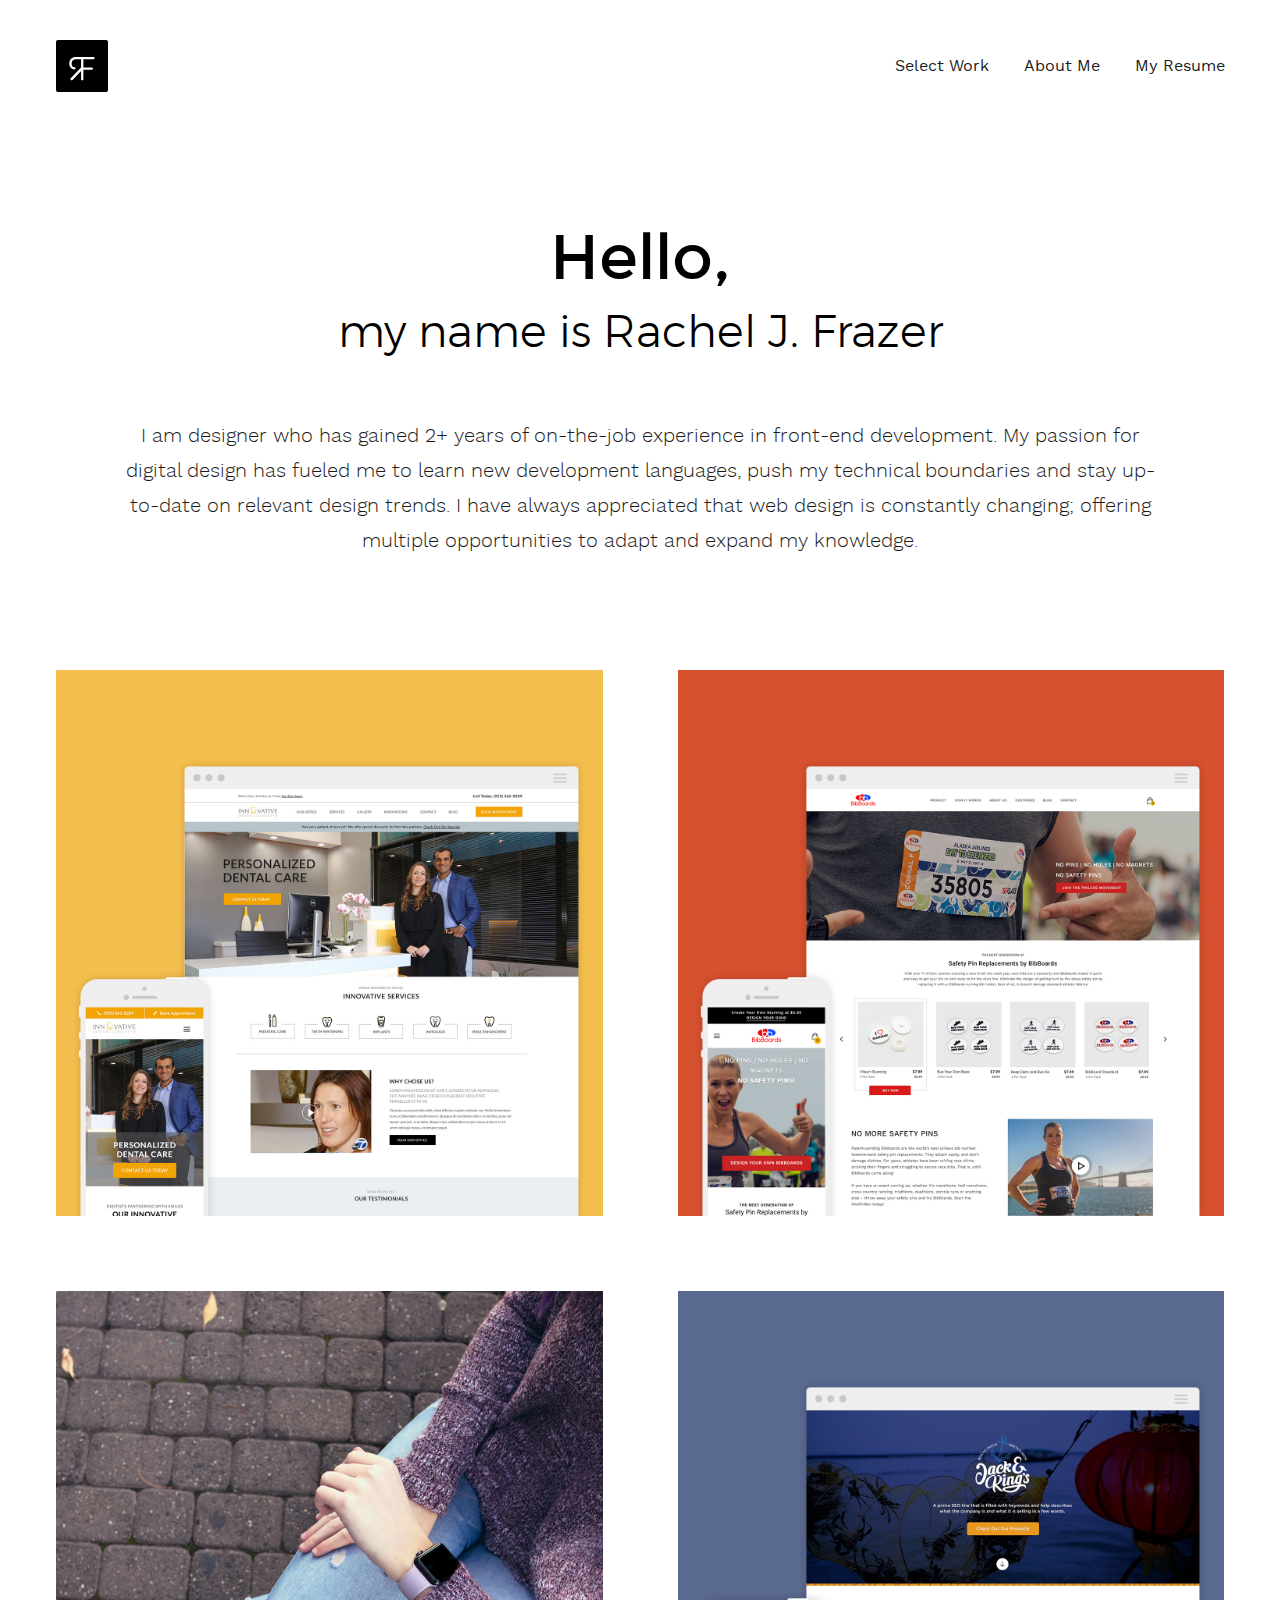
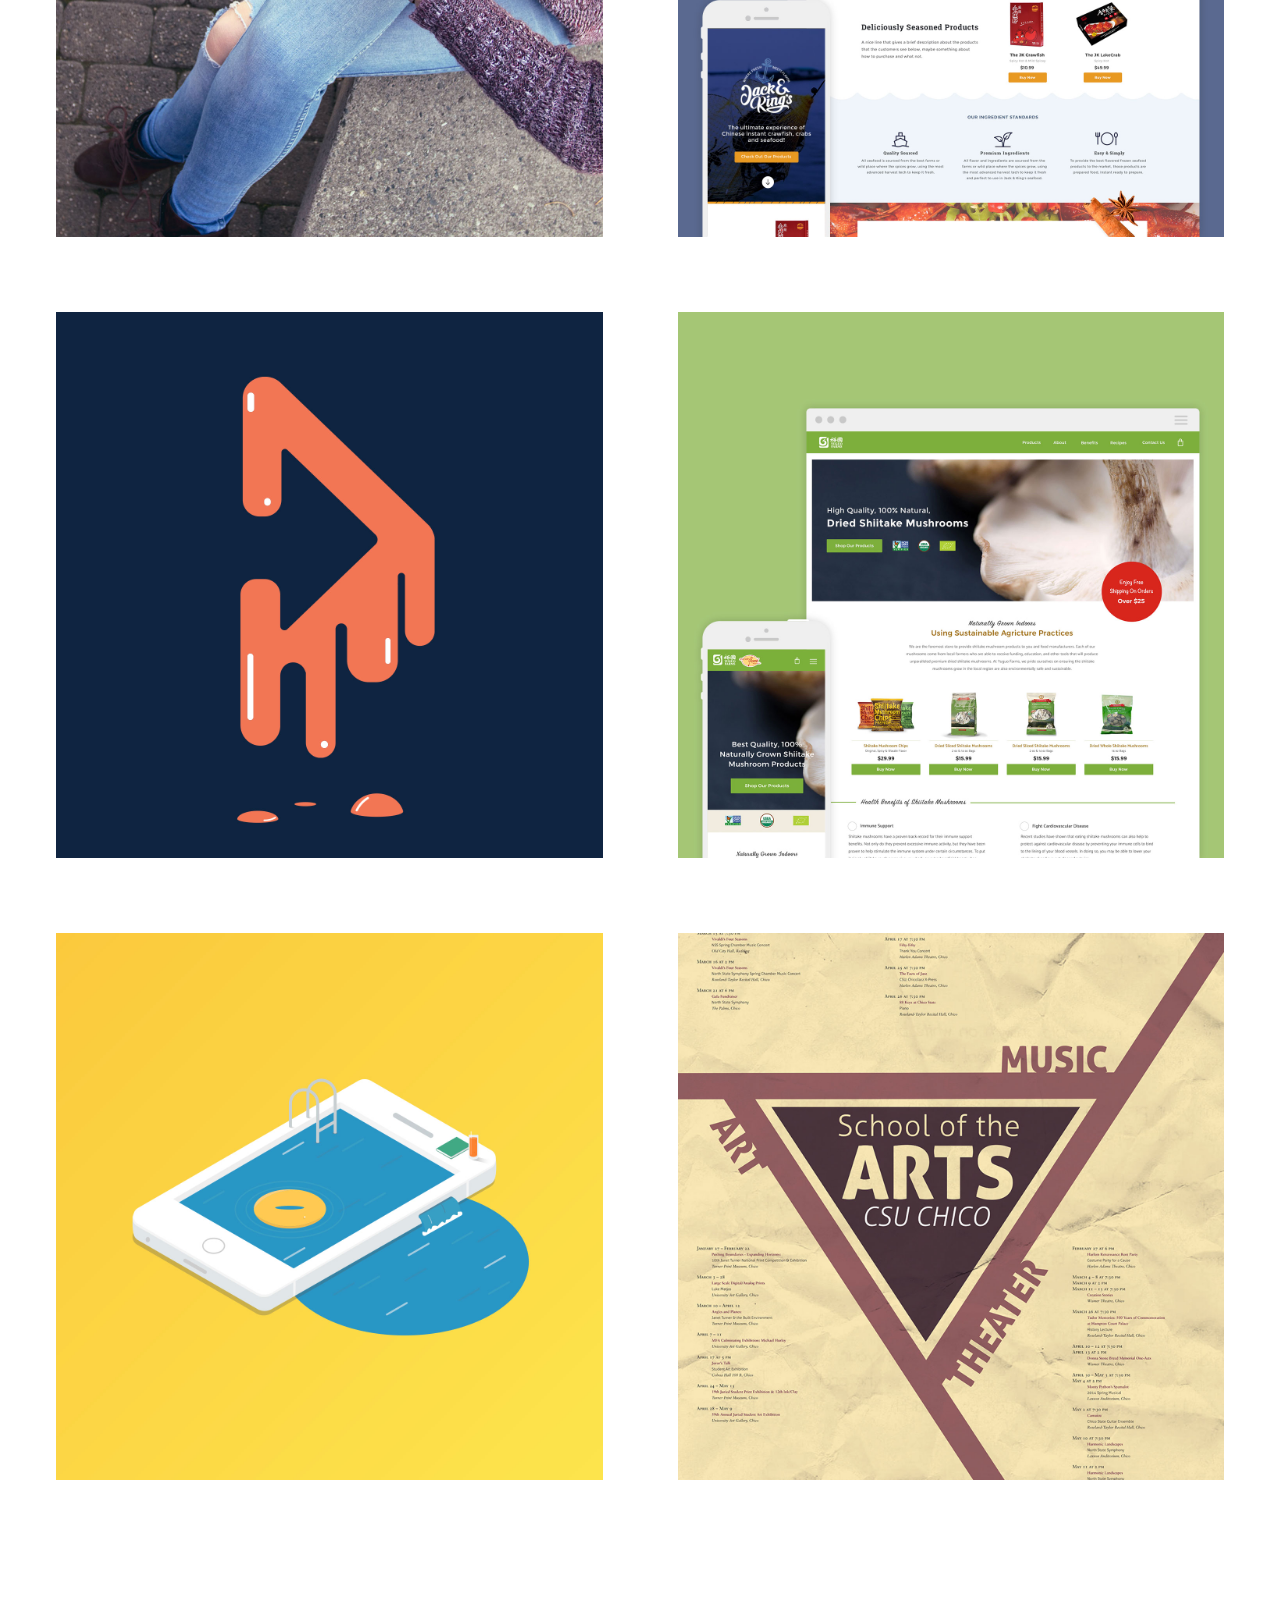
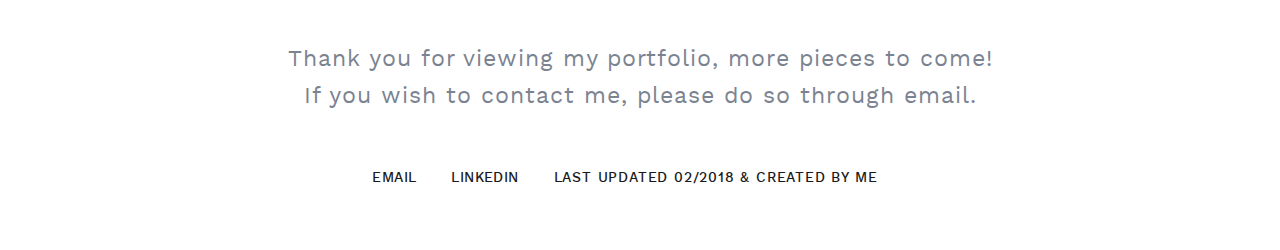
<file: index.html>
<!DOCTYPE html>
<html lang="en-US" data-useragent="Mozilla/5.0 (compatible; MSIE 10.0; Windows NT 6.2; Trident/6.0)">
  <!-- 
     ==== Hi! ====
     Inspecting my code huh?
     Hope you like what you see!
 -->   
<head>
    <meta name="viewport" content="width=device-width, initial-scale=1.0">
    <meta charset="utf-8" />
    
    <title>Rachel J. Frazer | Personal Portfolio</title>
    <link rel="shortcut icon" type="image/x-icon" href="assets/images/favicon.png"/>

    <script type="text/javascript" src="assets/js/jquery-3.3.1.min.js"></script>
    
    <link rel="stylesheet" href="assets/css/main.css" type="text/css">
    <link rel="stylesheet" href="assets/css/materialize.css" type="text/css">

    <script src="assets/js/custom.js"></script>
    <script src="assets/js/materialize.min.js"></script>
</head>

<body>
 <svg style="position: absolute; width: 0; height: 0; overflow: hidden;" version="1.1" xmlns="http://www.w3.org/2000/svg" xmlns:xlink="http://www.w3.org/1999/xlink">
    <defs>    
        <symbol id="icon-monogram" viewBox="0 0 32 32">
            <path d="M25.232 7.152h-13.968c-3.376 0-5.408 2.064-5.424 5.536 0 1.344 0.464 2.544 1.296 3.376 0.736 0.736 1.744 1.152 2.816 1.152 0.512 0 0.928-0.416 0.928-0.928s-0.416-0.928-0.928-0.928c-0.592 0-1.104-0.208-1.504-0.608-0.496-0.496-0.752-1.2-0.752-2.064 0.016-2.448 1.216-3.68 3.568-3.68h3.984v6.608l-8.208 8.672c-0.176 0.176-0.272 0.432-0.256 0.688 0.016 0.24 0.112 0.48 0.288 0.624 0.16 0.16 0.4 0.256 0.64 0.256 0.256 0 0.512-0.112 0.672-0.288l6.864-7.248v6.608c0 0.512 0.416 0.928 0.928 0.928s0.928-0.416 0.928-0.928v-7.488h6.656c0.512 0 0.928-0.416 0.928-0.928s-0.416-0.928-0.928-0.928h-6.64v-6.56h8.112c0.512 0 0.928-0.416 0.928-0.928 0-0.528-0.416-0.944-0.928-0.944z"></path>
        </symbol>
    </defs>
</svg>
    

    <header id="fixed" class="site-header">
        <div class="fixed-header">
            <div class="header-wrap">
                <div class="nav-container">
                    <nav class="navbar">
                        <div class="monogram">
                            <a href="index.html"><svg class="icon monogram-icon"><use xlink:href="#icon-monogram"></use></svg></a>
                        </div>
                        <div class="mobile-menu">
                            <a id="mobileNav" class="mobile-nav">
                                <span class="hamburger"></span>
                            </a>
                        </div>
                        <ul class="main-menu">
                            <li class="item"><a href="index.html">Select Work</a></li>
                            <li class="item"><a href="about.html">About Me</a></li>
                            <li class="item"><a onclick="openPDF('assets/images/RachelFrazer_ResumeWB.pdf');">My Resume</a></li>
                        </ul>
                    </nav>
                </div>
            </div>
        </div>
    </header>
    
    <div class="site-wrapper">
        <main class="main-content">
            <div class="section-wrapper extra-margin">
                <div class="container">
                    <div class="row">
                        <div class="col s12">
                            <div class="content">
                                <div class="content-wrap">
                                    <div class="title">
                                        <h1><b>Hello,</b> my name is <em>Rachel J. Frazer</em></h1>
                                    </div>
                                    <p>I am designer who has gained 2+ years of on-the-job experience in front-end development. My passion for digital design has fueled me to learn new development languages, push my technical boundaries and stay up-to-date on relevant design trends. I have always appreciated that web design is constantly changing; offering multiple opportunities to adapt and expand my knowledge.</p>
                                </div>
                            </div>
                        </div>
                    </div>
                </div>
            </div>
        </main>

        <section class="portfolio-work">
            <div class="section-wrapper">
                <div class="full-container">
                    <div class="row feature-section">
                        <div class="items floatboxs">
                            <div class="col2 work-thumb">
                                <a href="innovative.html" class=
                                    "highlight">
                                    <div class="preview"><img src="assets/images/innovative2_preview.jpg" alt="Innovative Dental Preview"></div>
                                    <div class="overlay">
                                        <div class="overlay-title">
                                            <h3>Innovative Dental</h3>
                                            <div class="view-link">View Project</div>
                                        </div>
                                    </div>
                                </a>
                            </div>
                            <div class="col2 work-thumb">
                                <a href="bibboards.html" class="highlight">
                                    <div class="preview"><img src="assets/images/bibboards2_preview.jpg" alt="Bibboard Preview"></div>
                                    <div class="overlay">
                                        <div class="overlay-title">
                                            <h3>Bibboards</h3>
                                            <div class="view-link">View Project</div>
                                        </div>
                                    </div>
                                </a>
                            </div>
                            <div class="col2 work-thumb">
                                <a href="epicbanners.html" class="highlight">
                                    <div class="preview">
                                        <img src="assets/images/epicbanners_preview.jpg" alt="Epic Banner Preivew">
                                    </div>
                                    <div class="overlay">
                                        <div class="overlay-title">
                                            <h3>Epic Watch Bands (Banners)</h3>
                                            <div class="view-link">View Project</div>
                                        </div>
                                    </div>
                                </a>
                            </div>
                            <div class="col2 work-thumb">
                                <a href="jack-king.html" class="highlight">
                                    <div class="preview">
                                        <img src="assets/images/jackking2_preview.jpg" alt="Epic Banner Preivew">
                                    </div>
                                    <div class="overlay">
                                        <div class="overlay-title">
                                            <h3>Jack &amp; King's</h3>
                                            <div class="view-link">View Project</div>
                                        </div>
                                    </div>
                                </a>
                            </div>
                            <div class="col2 work-thumb">
                                <a href="lazysauce.html" class="highlight">
                                    <div class="preview">
                                        <img src="assets/images/lazysauce2_preview.jpg" alt="LazySauce Logo Preivew">
                                    </div>
                                    <div class="overlay">
                                        <div class="overlay-title">
                                            <h3>Lazy Sauce</h3>
                                            <div class="view-link">View Project</div>
                                        </div>
                                    </div>
                                </a>
                            </div>
                            <div class="col2 work-thumb">
                                <a href="yuguofarms.html" class="highlight">
                                    <div class="preview">
                                        <img src="assets/images/yuguofarms2_preview.jpg" alt="Yuguo Farms Preview">
                                    </div>
                                    <div class="overlay">
                                        <div class="overlay-title">
                                            <h3>Yuguo Farms</h3>
                                            <div class="view-link">View Project</div>
                                        </div>
                                    </div>
                                </a>
                            </div>
                            <div class="col2 work-thumb">
                                <a href="isometric.html" class="highlight">
                                    <div class="preview">
                                        <img src="assets/images/isometric_preview.jpg" alt="Isometric Graphic Preview">
                                    </div>
                                </a>
                            </div>
                            <div class="col2 work-thumb">
                                <a href="poster.html" class="highlight">
                                    <div class="preview">
                                        <img src="assets/images/poster_preview.jpg" alt="Art Poster Preview">
                                    </div>
                                </a>
                            </div>
                        </div>
                    </div>
                </div>
            </div>
        </section>
    </div>
   
    <footer class="fixed-footer">
        <div class="section-wrapper">
            <div class="container">
                <nav class="footer-nav">
                    <div class="top-footer">
                        <div class="note">
                            <h2>Thank you for viewing my portfolio, more pieces to come!</h2>
                            <p>If you wish to contact me, please do so through email.</p>
                        </div>
                    </div>
                    <div class="main-footer-nav">
                        <li class="item" style="display:none"><a href="">more about me</a></li>
                        <li class="item"><a href="mailto:racheljfrazer@gmail.com">Email</a></li>
                        <li class="item"><a href="https://www.linkedin.com/in/rachel-frazer-488032b4/" target="_blank">Linkedin</a></li>
                        <li class="item copyright">Last Updated 02/2018 &amp; Created by me</li>
                    </div>
                </nav>
            </div>
        </div>
    </footer>


</body>   
</html>
</file>
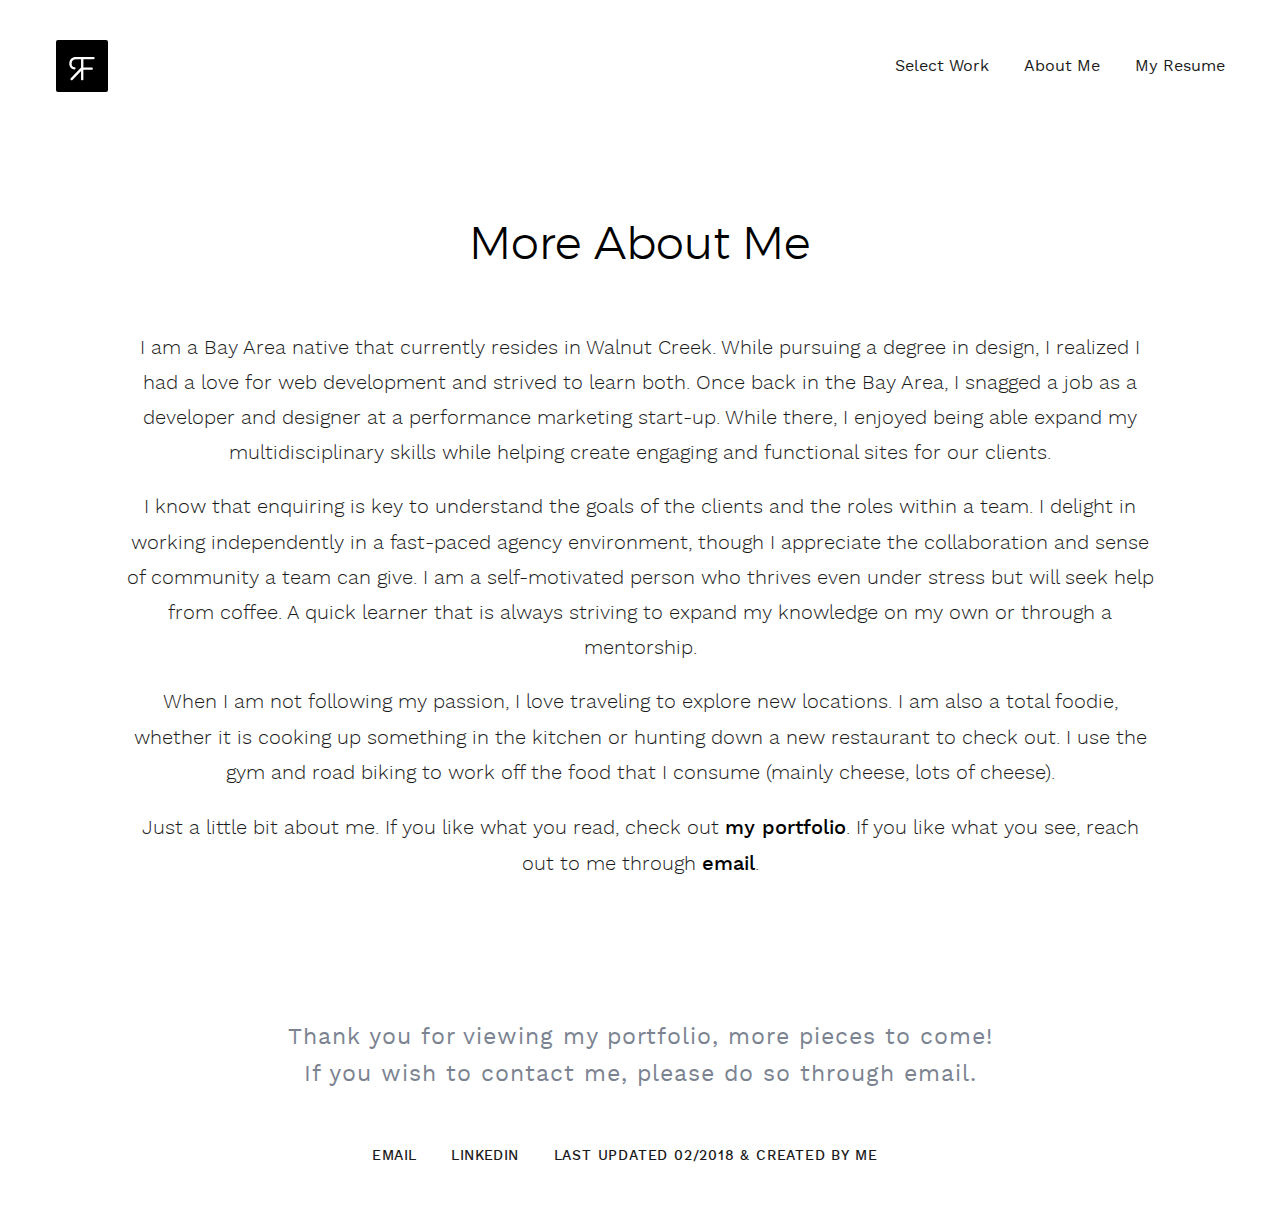
<file: about.html>
<!DOCTYPE html>
<html lang="en-US" data-useragent="Mozilla/5.0 (compatible; MSIE 10.0; Windows NT 6.2; Trident/6.0)">
    
<head>
    <meta name="viewport" content="width=device-width, initial-scale=1.0">
    <meta charset="utf-8" />
    
    <title>Rachel J. Frazer | Personal Portfolio</title>
    <link rel="shortcut icon" type="image/x-icon" href="assets/images/favicon.png"/>

    <script type="text/javascript" src="assets/js/jquery-3.3.1.min.js"></script>
    
    <link rel="stylesheet" href="assets/css/main.css" type="text/css">
    <link rel="stylesheet" href="assets/css/materialize.css" type="text/css">

    <script src="assets/js/custom.js"></script>
    <script src="assets/js/materialize.min.js"></script>
</head>

<body>
 <svg style="position: absolute; width: 0; height: 0; overflow: hidden;" version="1.1" xmlns="http://www.w3.org/2000/svg" xmlns:xlink="http://www.w3.org/1999/xlink">
    <defs>    
        <symbol id="icon-monogram" viewBox="0 0 32 32">
            <path d="M25.232 7.152h-13.968c-3.376 0-5.408 2.064-5.424 5.536 0 1.344 0.464 2.544 1.296 3.376 0.736 0.736 1.744 1.152 2.816 1.152 0.512 0 0.928-0.416 0.928-0.928s-0.416-0.928-0.928-0.928c-0.592 0-1.104-0.208-1.504-0.608-0.496-0.496-0.752-1.2-0.752-2.064 0.016-2.448 1.216-3.68 3.568-3.68h3.984v6.608l-8.208 8.672c-0.176 0.176-0.272 0.432-0.256 0.688 0.016 0.24 0.112 0.48 0.288 0.624 0.16 0.16 0.4 0.256 0.64 0.256 0.256 0 0.512-0.112 0.672-0.288l6.864-7.248v6.608c0 0.512 0.416 0.928 0.928 0.928s0.928-0.416 0.928-0.928v-7.488h6.656c0.512 0 0.928-0.416 0.928-0.928s-0.416-0.928-0.928-0.928h-6.64v-6.56h8.112c0.512 0 0.928-0.416 0.928-0.928 0-0.528-0.416-0.944-0.928-0.944z"></path>
        </symbol>
    </defs>
</svg>
    

    <header id="fixed" class="site-header">
        <div class="fixed-header">
            <div class="header-wrap">
                <div class="nav-container">
                    <nav class="navbar">
                        <div class="monogram">
                            <a href="index.html"><svg class="icon monogram-icon"><use xlink:href="#icon-monogram"></use></svg></a>
                        </div>
                        <div class="mobile-menu">
                            <a id="mobileNav" class="mobile-nav">
                                <span class="hamburger"></span>
                            </a>
                        </div>
                        <ul class="main-menu">
                            <li class="item"><a href="index.html">Select Work</a></li>
                            <li class="item"><a href="about.html">About Me</a></li>
                            <li class="item"><a onclick="openPDF('assets/images/RachelFrazer_ResumeWB.pdf');">My Resume</a></li>
                        </ul>
                    </nav>
                </div>
            </div>
        </div>
    </header>
    
    <div class="site-wrapper">
        <main class="main-content">
            <div class="section-wrapper extra-margin">
                <div class="container">
                    <div class="row">
                        <div class="col s12">
                            <div class="content">
                                <div class="content-wrap">
                                    <div class="title">
                                        <h1>More About Me</h1>
                                    </div>
                                    <p>I am a Bay Area native that currently resides in Walnut Creek. While pursuing a degree in design, I realized I had a love for web development and strived to learn both. Once back in the Bay Area, I snagged a job as a developer and designer at a performance marketing start-up. While there, I enjoyed being able expand my multidisciplinary skills while helping create engaging and functional sites for our clients.</p>
                                    <p>I know that enquiring is key to understand the goals of the clients and the roles within a team. I delight in working independently in a fast-paced agency environment, though I appreciate the collaboration and sense of community a team can give. I am a self-motivated person who thrives even under stress but will seek help from coffee. A quick learner that is always striving to expand my knowledge on my own or through a mentorship.</p>
                                    <p>When I am not following my passion, I love traveling to explore new locations. I am also a total foodie, whether it is cooking up something in the kitchen or hunting down a new restaurant to check out. I use the gym and road biking to work off the food that I consume (mainly cheese, lots of cheese).</p>
                                    <p>Just a little bit about me. If you like what you read, check out <a href="index.html" class="inline-link">my portfolio</a>. If you like what you see, reach out to me through <a href="mailto:racheljfrazer@gmail.com" class="inline-link">email</a>.</p>
                                </div>
                            </div>
                        </div>
                    </div>
                </div>
            </div>
        </main>
    </div>
   
    <footer class="fixed-footer">
        <div class="section-wrapper">
            <div class="container">
                <nav class="footer-nav">
                    <div class="top-footer">
                        <div class="note">
                            <h2>Thank you for viewing my portfolio, more pieces to come!</h2>
                            <p>If you wish to contact me, please do so through email.</p>
                        </div>
                    </div>
                    <div class="main-footer-nav">
                        <li class="item" style="display:none"><a href="">more about me</a></li>
                        <li class="item"><a href="mailto:racheljfrazer@gmail.com">Email</a></li>
                        <li class="item"><a href="https://www.linkedin.com/in/rachel-frazer-488032b4/" target="_blank">Linkedin</a></li>
                        <li class="item copyright">Last Updated 02/2018 &amp; Created by me</li>
                    </div>
                </nav>
            </div>
        </div>
    </footer>


</body>   
</html>
</file>
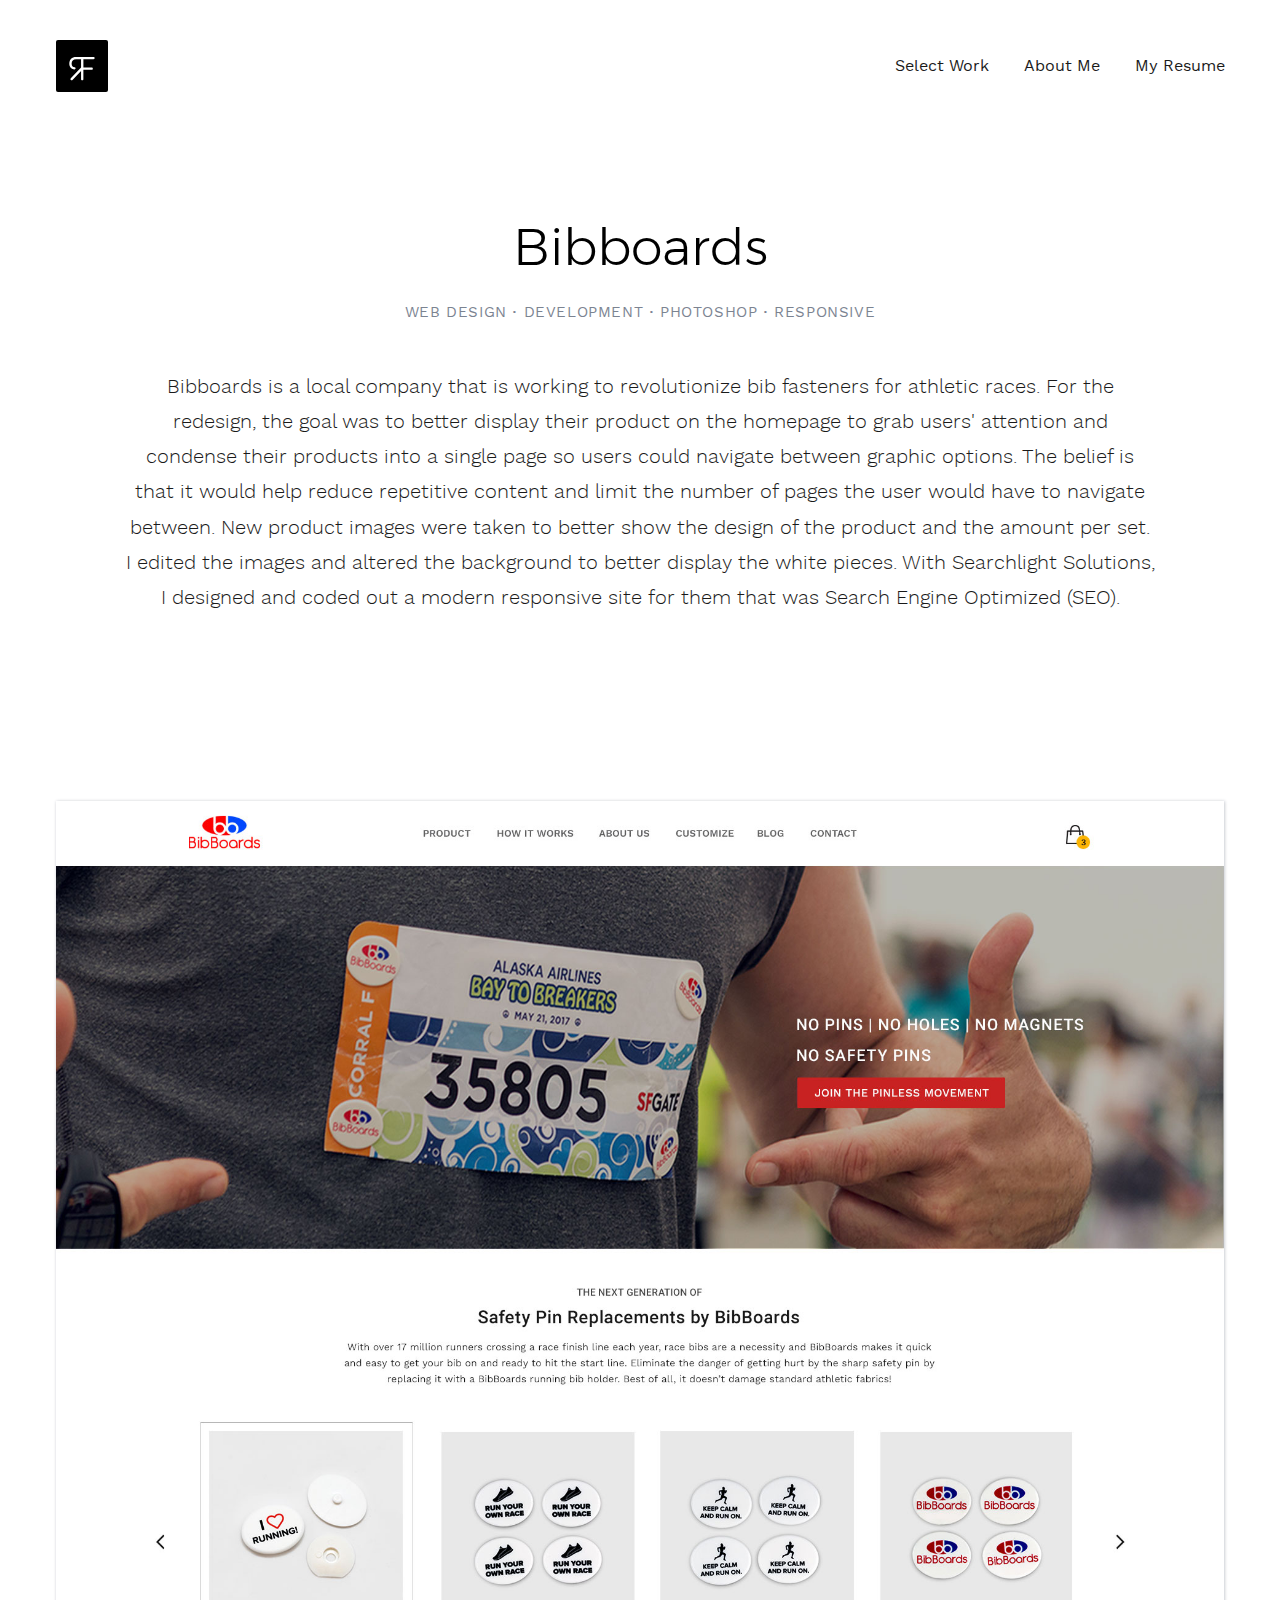
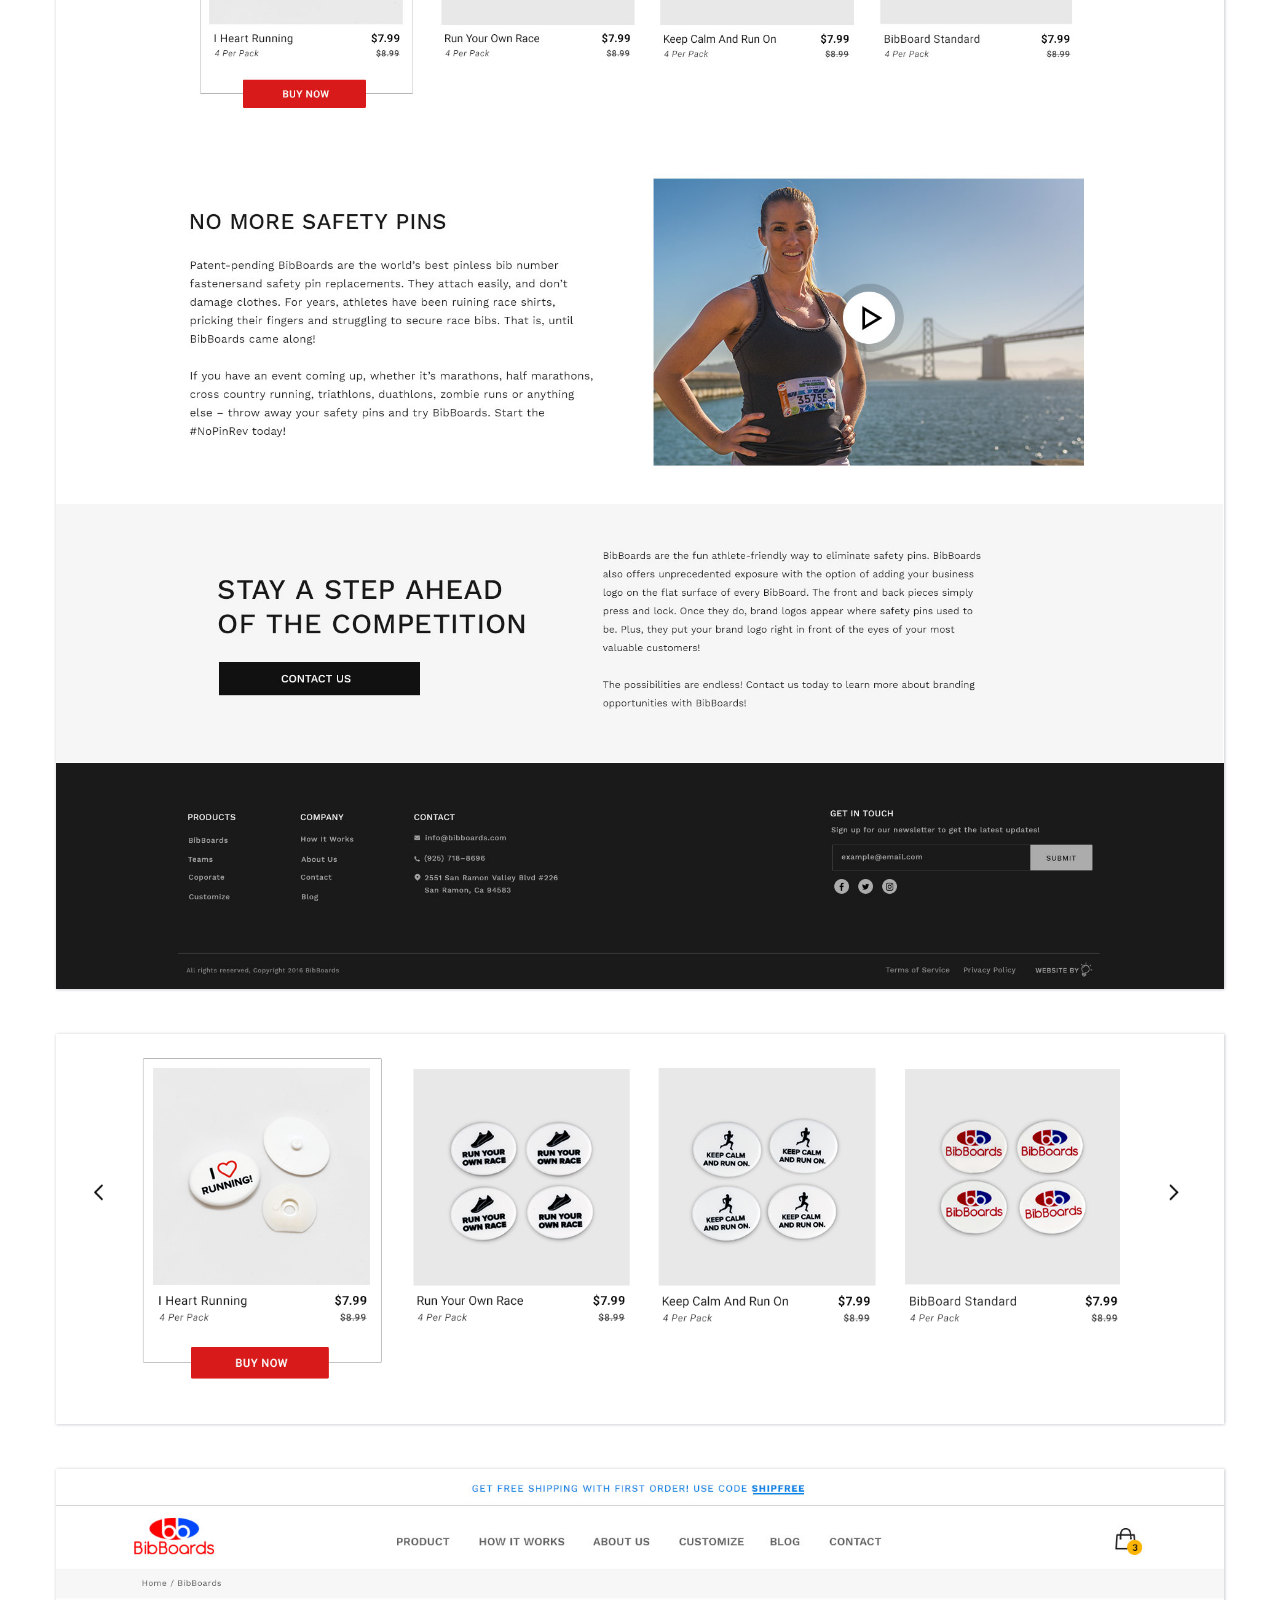
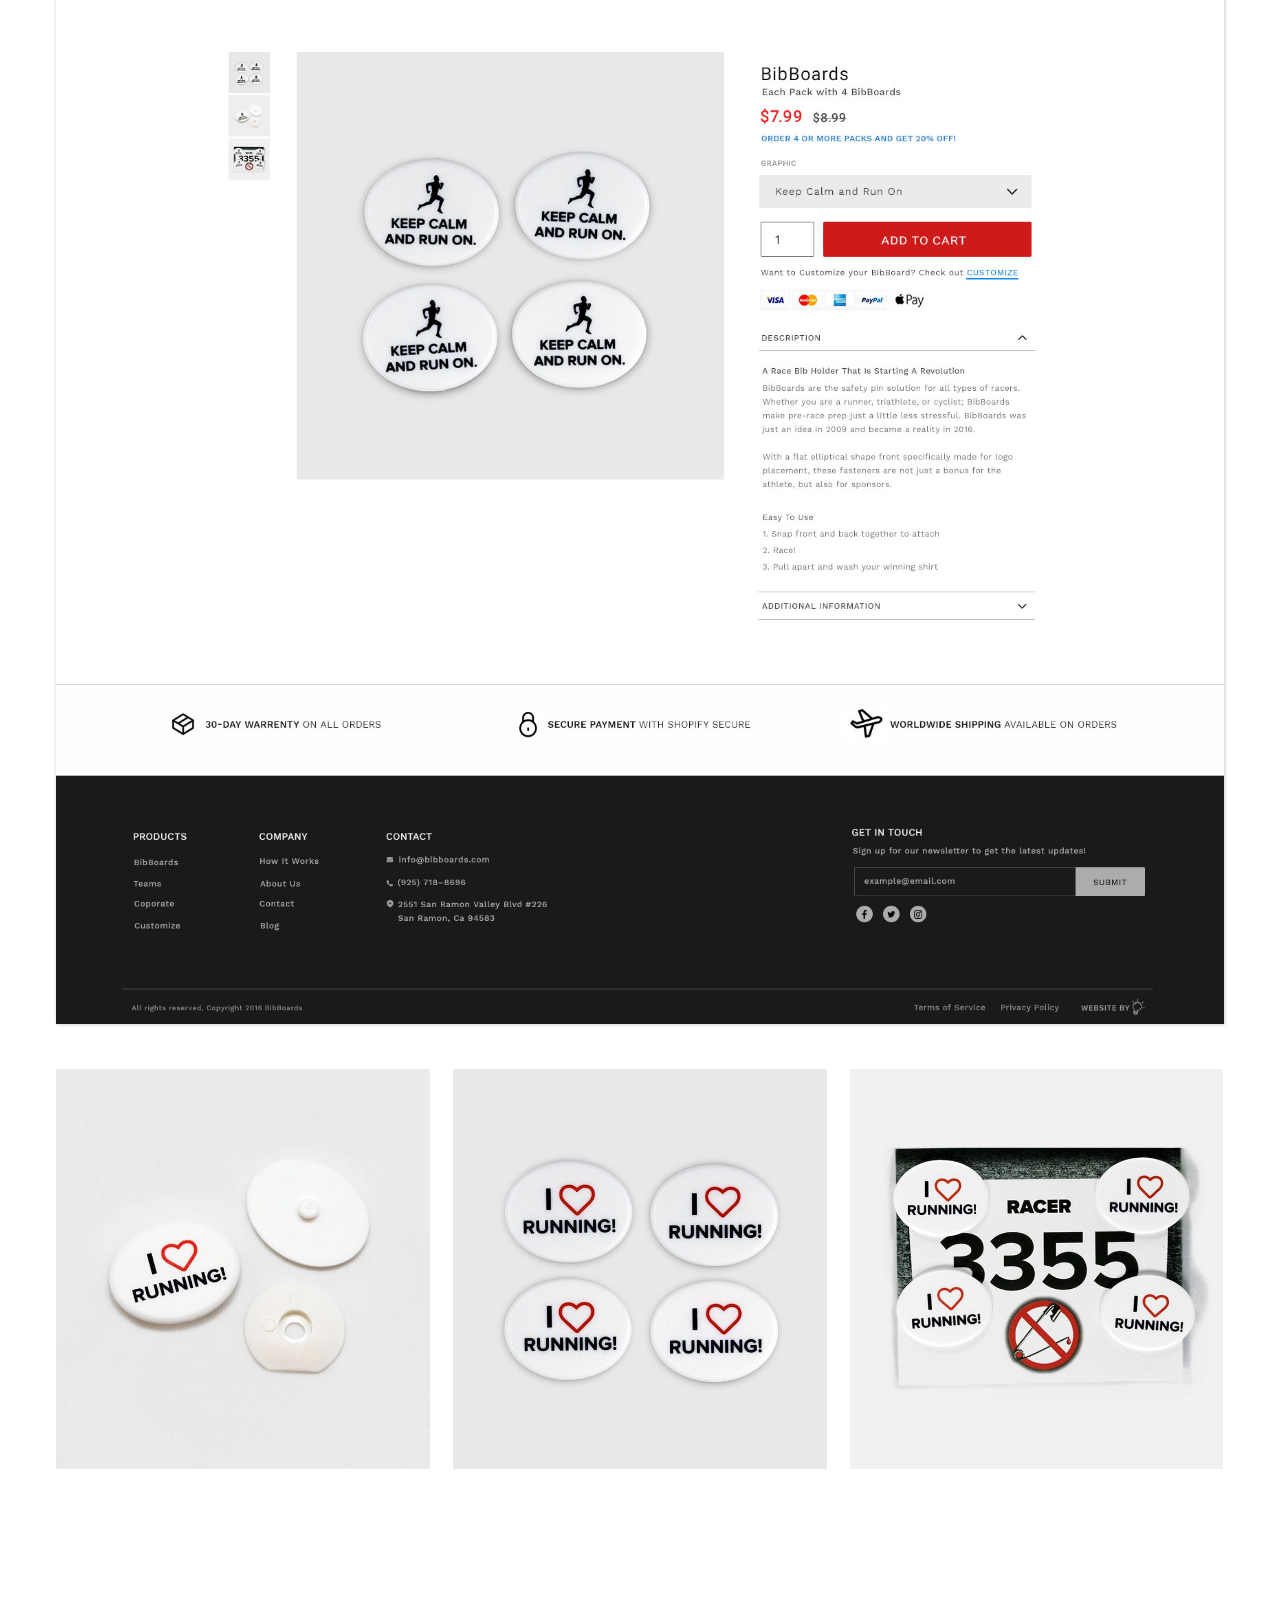
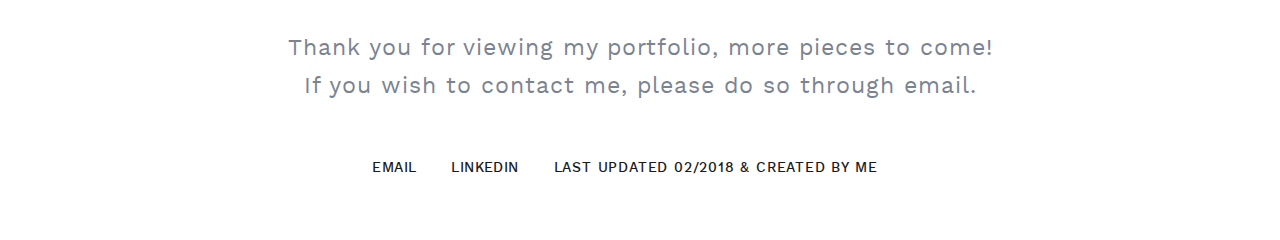
<file: bibboards.html>
<!DOCTYPE html>
<html lang="en-US" data-useragent="Mozilla/5.0 (compatible; MSIE 10.0; Windows NT 6.2; Trident/6.0)">
    
<head>
    <meta name="viewport" content="width=device-width, initial-scale=1.0">
    <meta charset="utf-8" />
    
    <title>Rachel J. Frazer | Personal Portfolio</title>
    <link rel="shortcut icon" type="image/x-icon" href="assets/images/favicon.png"/>
    
    <script type="text/javascript" src="assets/js/jquery-3.3.1.min.js"></script>
    
    <link rel="stylesheet" href="assets/css/main.css" type="text/css">
    <link rel="stylesheet" href="assets/css/materialize.css" type="text/css">

    <script src="assets/js/custom.js"></script>
    <script src="assets/js/materialize.min.js"></script>
</head>

<body>
 <svg style="position: absolute; width: 0; height: 0; overflow: hidden;" version="1.1" xmlns="http://www.w3.org/2000/svg" xmlns:xlink="http://www.w3.org/1999/xlink">
    <defs>    
        <symbol id="icon-monogram" viewBox="0 0 32 32">
            <path d="M25.232 7.152h-13.968c-3.376 0-5.408 2.064-5.424 5.536 0 1.344 0.464 2.544 1.296 3.376 0.736 0.736 1.744 1.152 2.816 1.152 0.512 0 0.928-0.416 0.928-0.928s-0.416-0.928-0.928-0.928c-0.592 0-1.104-0.208-1.504-0.608-0.496-0.496-0.752-1.2-0.752-2.064 0.016-2.448 1.216-3.68 3.568-3.68h3.984v6.608l-8.208 8.672c-0.176 0.176-0.272 0.432-0.256 0.688 0.016 0.24 0.112 0.48 0.288 0.624 0.16 0.16 0.4 0.256 0.64 0.256 0.256 0 0.512-0.112 0.672-0.288l6.864-7.248v6.608c0 0.512 0.416 0.928 0.928 0.928s0.928-0.416 0.928-0.928v-7.488h6.656c0.512 0 0.928-0.416 0.928-0.928s-0.416-0.928-0.928-0.928h-6.64v-6.56h8.112c0.512 0 0.928-0.416 0.928-0.928 0-0.528-0.416-0.944-0.928-0.944z"></path>
        </symbol>
        <symbol id="icon-stencil" viewBox="0 0 128 32">
            <path fill="#fff" style="fill: var(--color1, #fff)" d="M46.592 14.72c-0.64 0-1.216 0.192-1.728 0.576s-0.768 0.896-0.768 1.6h4.736c0-0.704-0.192-1.216-0.64-1.6s-0.96-0.576-1.6-0.576z"></path>
            <path fill="#fff" style="fill: var(--color1, #fff)" d="M94.4 19.008c0 0.384 0.128 0.704 0.448 0.896s0.768 0.32 1.28 0.32 1.024-0.128 1.472-0.448c0.384-0.32 0.64-0.704 0.64-1.28v-0.704h-1.92c-1.344 0-1.92 0.384-1.92 1.216z"></path>
            <path fill="#fff" style="fill: var(--color1, #fff)" d="M16.064 19.008c0 0.384 0.128 0.704 0.448 0.896s0.768 0.32 1.28 0.32c0.576 0 1.024-0.128 1.472-0.448 0.384-0.32 0.64-0.704 0.64-1.28v-0.704h-1.92c-1.28 0-1.92 0.384-1.92 1.216z"></path>
            <path fill="#fff" style="fill: var(--color1, #fff)" d="M10.304 12.8c-0.384-0.256-1.088-0.384-2.048-0.384h-2.304v3.84h2.24c1.024 0 1.728-0.128 2.112-0.448s0.576-0.832 0.576-1.536-0.192-1.216-0.576-1.472z"></path>
            <path fill="#fff" style="fill: var(--color1, #fff)" d="M0 0v32h128v-32h-128zM10.88 21.568l-2.56-3.648h-2.368v3.648h-1.856v-10.816h4.032c1.664 0 2.816 0.256 3.52 0.832s1.088 1.472 1.088 2.688c0 1.792-0.768 2.88-2.368 3.392l2.816 3.904h-2.304zM21.632 21.568h-1.6v-1.088c-0.704 0.832-1.6 1.216-2.752 1.216-0.832 0-1.536-0.256-2.112-0.704-0.576-0.512-0.832-1.152-0.832-1.92s0.32-1.408 0.896-1.792c0.576-0.384 1.408-0.576 2.432-0.576h2.24v-0.32c0-1.088-0.576-1.664-1.792-1.664-0.768 0-1.536 0.256-2.368 0.832l-0.768-1.088c1.024-0.768 2.112-1.216 3.392-1.216 0.96 0 1.792 0.256 2.368 0.768 0.64 0.512 0.896 1.28 0.896 2.304v5.248zM27.648 21.696c-1.152 0-2.112-0.384-2.944-1.152s-1.216-1.792-1.216-3.072c0-1.28 0.448-2.304 1.28-3.072s1.92-1.216 3.136-1.216 2.304 0.448 3.136 1.28l-1.024 1.28c-0.704-0.64-1.408-0.896-2.176-0.896-0.704 0-1.344 0.256-1.856 0.704-0.512 0.512-0.768 1.088-0.768 1.856s0.256 1.408 0.768 1.92 1.152 0.768 1.92 0.768 1.472-0.32 2.176-1.024l1.024 1.088c-0.96 1.024-2.112 1.536-3.456 1.536zM40.512 21.568h-1.728v-4.48c0-1.536-0.64-2.304-1.856-2.304-0.576 0-1.152 0.192-1.536 0.576-0.448 0.384-0.64 0.96-0.64 1.728v4.48h-1.728v-11.456h1.728v4.736c0.256-0.512 0.64-0.896 1.152-1.216 0.512-0.256 1.024-0.448 1.6-0.448 0.96 0 1.664 0.32 2.24 0.832 0.576 0.576 0.832 1.408 0.832 2.432v5.12zM50.56 18.24h-6.464c0.064 0.576 0.32 1.088 0.832 1.472s1.088 0.576 1.728 0.576c1.024 0 1.792-0.32 2.368-0.96l0.96 1.088c-0.896 0.896-2.048 1.408-3.456 1.408-1.152 0-2.112-0.384-2.944-1.152s-1.216-1.792-1.216-3.072c0-1.28 0.384-2.304 1.216-3.072s1.792-1.152 2.944-1.152c1.152 0 2.048 0.32 2.88 1.024 0.768 0.64 1.152 1.6 1.152 2.752v1.088zM54.208 21.568h-1.728v-11.456h1.728v11.456zM66.752 17.92c0 1.28-0.32 2.176-0.96 2.816s-1.472 0.96-2.432 0.96c-1.28 0-2.304-0.448-3.2-1.344l1.024-1.408c0.704 0.64 1.408 1.024 2.048 1.024 0.448 0 0.896-0.128 1.216-0.448s0.512-0.768 0.512-1.408v-5.568h-3.456v-1.6h5.248v6.976zM71.040 21.312c-0.256 0.256-0.512 0.32-0.832 0.32s-0.576-0.128-0.832-0.32c-0.256-0.192-0.32-0.512-0.32-0.832s0.128-0.576 0.32-0.832c0.192-0.256 0.512-0.32 0.832-0.32s0.576 0.128 0.832 0.32c0.192 0.192 0.32 0.512 0.32 0.832 0 0.384-0.128 0.64-0.32 0.832zM85.312 12.48h-5.376v2.944h4.8v1.664h-4.8v4.48h-1.856v-10.816h7.168l0.064 1.728zM91.52 14.976c-0.832 0-1.472 0.256-1.92 0.832s-0.64 1.28-0.64 2.24v3.52h-1.728v-8.256h1.728v1.664c0.256-0.512 0.64-0.96 1.152-1.28s0.96-0.512 1.536-0.512v1.728h-0.128zM99.904 21.568h-1.6v-1.088c-0.704 0.832-1.6 1.216-2.752 1.216-0.832 0-1.536-0.256-2.112-0.704-0.576-0.512-0.832-1.152-0.832-1.92s0.32-1.408 0.896-1.792c0.576-0.384 1.408-0.576 2.432-0.576h2.24v-0.32c0-1.088-0.64-1.664-1.792-1.664-0.768 0-1.536 0.256-2.368 0.832l-0.768-1.088c1.024-0.768 2.112-1.216 3.392-1.216 0.96 0 1.792 0.256 2.368 0.768 0.64 0.512 0.896 1.28 0.896 2.304v5.248zM108.736 21.568h-6.976v-1.664l4.48-5.056h-4.16v-1.472h6.4v1.536l-4.608 5.12h4.864v1.536zM118.336 18.24h-6.464c0.064 0.576 0.32 1.088 0.832 1.472s1.088 0.576 1.728 0.576c1.024 0 1.792-0.32 2.368-0.96l0.96 1.088c-0.896 0.896-2.048 1.408-3.456 1.408-1.152 0-2.112-0.384-2.944-1.152s-1.216-1.792-1.216-3.072c0-1.28 0.384-2.304 1.216-3.072s1.792-1.152 2.88-1.152 2.048 0.32 2.88 1.024c0.768 0.64 1.152 1.6 1.152 2.752v1.088zM124.544 14.976c-0.832 0-1.472 0.256-1.92 0.832s-0.64 1.28-0.64 2.24v3.52h-1.728v-8.256h1.728v1.664c0.256-0.512 0.64-0.96 1.152-1.28s0.96-0.512 1.536-0.512v1.728h-0.128z"></path>
            <path fill="#fff" style="fill: var(--color1, #fff)" d="M114.368 14.72c-0.64 0-1.216 0.192-1.728 0.576s-0.768 0.896-0.768 1.6h4.736c0-0.704-0.192-1.216-0.64-1.6s-0.96-0.576-1.6-0.576z"></path>
        </symbol>
        <symbol id="icon-coding" viewBox="0 0 32 32">
            <path d="M14.185 21.044c0.041 0.017 0.081 0.023 0.122 0.023 0.145 0 0.273-0.093 0.326-0.227l3.025-8.058c0.070-0.18-0.023-0.384-0.204-0.448-0.18-0.070-0.384 0.023-0.448 0.204l-3.025 8.058c-0.070 0.18 0.023 0.384 0.204 0.448z"></path>
            <path d="M7.895 17.268l5.289 2.991c0.052 0.029 0.111 0.047 0.175 0.047 0.128 0 0.244-0.070 0.303-0.175 0.093-0.169 0.035-0.378-0.134-0.477l-4.812-2.723 4.87-3.473c0.076-0.052 0.128-0.134 0.14-0.227 0.017-0.093-0.006-0.186-0.058-0.262s-0.134-0.128-0.227-0.14c-0.093-0.017-0.186 0.006-0.262 0.058l-5.312 3.788c-0.099 0.070-0.151 0.18-0.145 0.303 0.006 0.128 0.070 0.233 0.175 0.291z"></path>
            <path d="M18.124 13.585l4.87 3.473-4.812 2.723c-0.116 0.064-0.18 0.186-0.175 0.308 0 0.023 0.006 0.047 0.006 0.070 0.006 0.035 0.017 0.064 0.035 0.099 0.064 0.111 0.18 0.175 0.303 0.175 0.058 0 0.116-0.017 0.175-0.047l5.289-2.991c0.105-0.058 0.169-0.169 0.175-0.285 0.006-0.122-0.047-0.233-0.145-0.303l-5.312-3.788c-0.076-0.052-0.169-0.076-0.262-0.058s-0.175 0.064-0.227 0.14c-0.052 0.076-0.076 0.169-0.058 0.262 0.017 0.087 0.064 0.163 0.14 0.221z"></path>
            <path d="M29.457 3.258h-27.072c-0.239 0-0.436 0.198-0.436 0.436v24.471c0 0.239 0.198 0.436 0.436 0.436h27.072c0.239 0 0.436-0.198 0.436-0.436v-24.471c0-0.239-0.192-0.436-0.436-0.436zM2.356 6.656h27.13v21.51c0 0.017-0.012 0.029-0.029 0.029h-27.072c-0.017 0-0.029-0.012-0.029-0.029v-21.51zM2.385 3.665h27.072c0.017 0 0.029 0.012 0.029 0.029v2.554h-27.13v-2.554c0-0.017 0.012-0.029 0.029-0.029z"></path>
            <path d="M3.788 5.539c0.32 0 0.582-0.262 0.582-0.582s-0.262-0.582-0.582-0.582-0.582 0.262-0.582 0.582 0.262 0.582 0.582 0.582zM3.788 4.666c0.163 0 0.291 0.128 0.291 0.291s-0.128 0.291-0.291 0.291-0.291-0.128-0.291-0.291 0.128-0.291 0.291-0.291z"></path>
            <path d="M5.44 5.539c0.32 0 0.582-0.262 0.582-0.582s-0.262-0.582-0.582-0.582-0.582 0.262-0.582 0.582 0.262 0.582 0.582 0.582zM5.44 4.666c0.163 0 0.291 0.128 0.291 0.291s-0.128 0.291-0.291 0.291-0.291-0.128-0.291-0.291 0.128-0.291 0.291-0.291z"></path>
            <path d="M7.267 5.539c0.32 0 0.582-0.262 0.582-0.582s-0.262-0.582-0.582-0.582-0.582 0.262-0.582 0.582 0.262 0.582 0.582 0.582zM7.267 4.666c0.163 0 0.291 0.128 0.291 0.291s-0.128 0.291-0.291 0.291-0.291-0.128-0.291-0.291 0.134-0.291 0.291-0.291z"></path>
        </symbol>
        <symbol id="icon-forward" viewBox="0 0 32 32">
            <path d="M8.995 28.41c0.279 0 0.559-0.099 0.78-0.303l12.294-11.212c0.239-0.221 0.378-0.529 0.378-0.855s-0.134-0.634-0.378-0.855l-12.288-11.293c-0.471-0.436-1.204-0.401-1.641 0.070s-0.401 1.204 0.070 1.641l11.357 10.432-11.357 10.356c-0.471 0.431-0.506 1.169-0.076 1.641 0.233 0.25 0.547 0.378 0.861 0.378z"></path>
        </symbol>
        <symbol id="icon-previous" viewBox="0 0 32 32">
            <path d="M21.289 28.41c-0.279 0-0.559-0.099-0.78-0.303l-12.294-11.206c-0.239-0.221-0.378-0.529-0.378-0.855s0.134-0.634 0.378-0.855l12.288-11.299c0.471-0.436 1.204-0.401 1.641 0.070s0.401 1.204-0.070 1.641l-11.357 10.432 11.357 10.356c0.471 0.431 0.506 1.169 0.076 1.641-0.233 0.25-0.547 0.378-0.861 0.378z"></path>
        </symbol>
    </defs>
</svg>
    

    <header id="fixed" class="site-header">
        <div class="fixed-header">
            <div class="header-wrap">
                <div class="nav-container">
                    <nav class="navbar">
                        <div class="monogram">
                            <a href="index.html"><svg class="icon monogram-icon"><use xlink:href="#icon-monogram"></use></svg></a>
                        </div>
                        <div class="mobile-menu">
                            <a id="mobileNav" class="mobile-nav">
                                <span class="hamburger"></span>
                            </a>
                        </div>
                        <ul class="main-menu">
                            <li class="item"><a href="index.html">Select Work</a></li>
                            <li class="item"><a href="about.html">About Me</a></li>
                            <li class="item"><a onclick="openPDF('assets/images/RachelFrazer_ResumeWB.pdf');">My Resume</a></li>
                        </ul>
                    </nav>
                </div>
            </div>
        </div>
    </header>

    <div class="pagination" style="display: none;">
        <div class="previous">
            <div class="sidebar">
                <a href="">Previous</a>
            </div>
        </div>
        <div class="forward">
            <div class="sidebar">
                <a href="">Forward</a>
            </div>
        </div>
    </div>
    
    <div class="site-wrapper">
        <main class="main-content">
            <div class="section-wrapper extra-margin">
                <div class="container">
                    <div class="row">
                        <div class="col s12">
                            <div class="content">
                                <div class="content-wrap project-content">
                                    <div class="title">
                                        <h1>Bibboards</h1>
                                        <h2>
                                            Web Design
                                            <span>.</span>
                                            Development
                                            <span>.</span>
                                            Photoshop
                                            <span>.</span>
                                            Responsive
                                        </h2>
                                    </div>
                                    <div class="summary">
                                        <p>Bibboards is a local company that is working to revolutionize bib fasteners for athletic races. For the redesign, the goal was to better display their product on the homepage to grab users' attention and condense their products into a single page so users could navigate between graphic options. The belief is that it would help reduce repetitive content and limit the number of pages the user would have to navigate between. New product images were taken to better show the design of the product and the amount per set. I edited the images and altered the background to better display the white pieces. With Searchlight Solutions, I designed and coded out a modern responsive site for them that was Search Engine Optimized (SEO).</p>
                                    </div>
                                </div>
                            </div>
                        </div>
                    </div>
                </div>
            </div>
        </main>
        
        <section class="project">
            <div class="section-wrapper">
                <div class="full-container">
                    <div class="project-image-wrapper">
                        <figure class="displaybox border">
                            <img src="assets/images/bibboards/BB_home.jpg" alt="Homepage for Bibboards">
                        </figure>
                        <figure class="displaybox border">
                            <img src="assets/images/bibboards/slider.png" alt="Product slider">
                        </figure>
                        <figure class="displaybox border">
                            <img src="assets/images/bibboards/BB_product.jpg" alt="Bibboards product page">
                        </figure>
                        <div class="image-set">
                            <figure class="displaybox">
                                <img src="assets/images/bibboards/bb_heartrunning.jpg" alt="Bibboards I Heart Running Product">
                            </figure>
                            <figure class="displaybox">
                                <img  src="assets/images/bibboards/bb_heartrunning_set.jpg" alt="Bibboards I Heart Running Product">
                            </figure>
                            <figure class="displaybox">
                                <img  src="assets/images/bibboards/bb_heartrunning_package.jpg" alt="Bibboards I Heart Running Product">
                            </figure>
                        </div>
                    </div>
                </div>
            </div>
        </section>

    </div>
   
    <footer class="fixed-footer">
        <div class="section-wrapper">
            <div class="container">
                <nav class="footer-nav">
                    <div class="top-footer">
                        <div class="note">
                            <h2>Thank you for viewing my portfolio, more pieces to come!</h2>
                            <p>If you wish to contact me, please do so through email.</p>
                        </div>
                    </div>
                    <div class="main-footer-nav">
                         <li class="item"><a href="mailto:racheljfrazer@gmail.com">Email</a></li>
                        <li class="item"><a href="https://www.linkedin.com/in/rachel-frazer-488032b4/" target="_blank">Linkedin</a></li>
                        <li class="item copyright">Last Updated 02/2018 &amp; Created by me</li>
                    </div>
                </nav>
            </div>
        </div>
    </footer>
</body>   
</html>
</file>
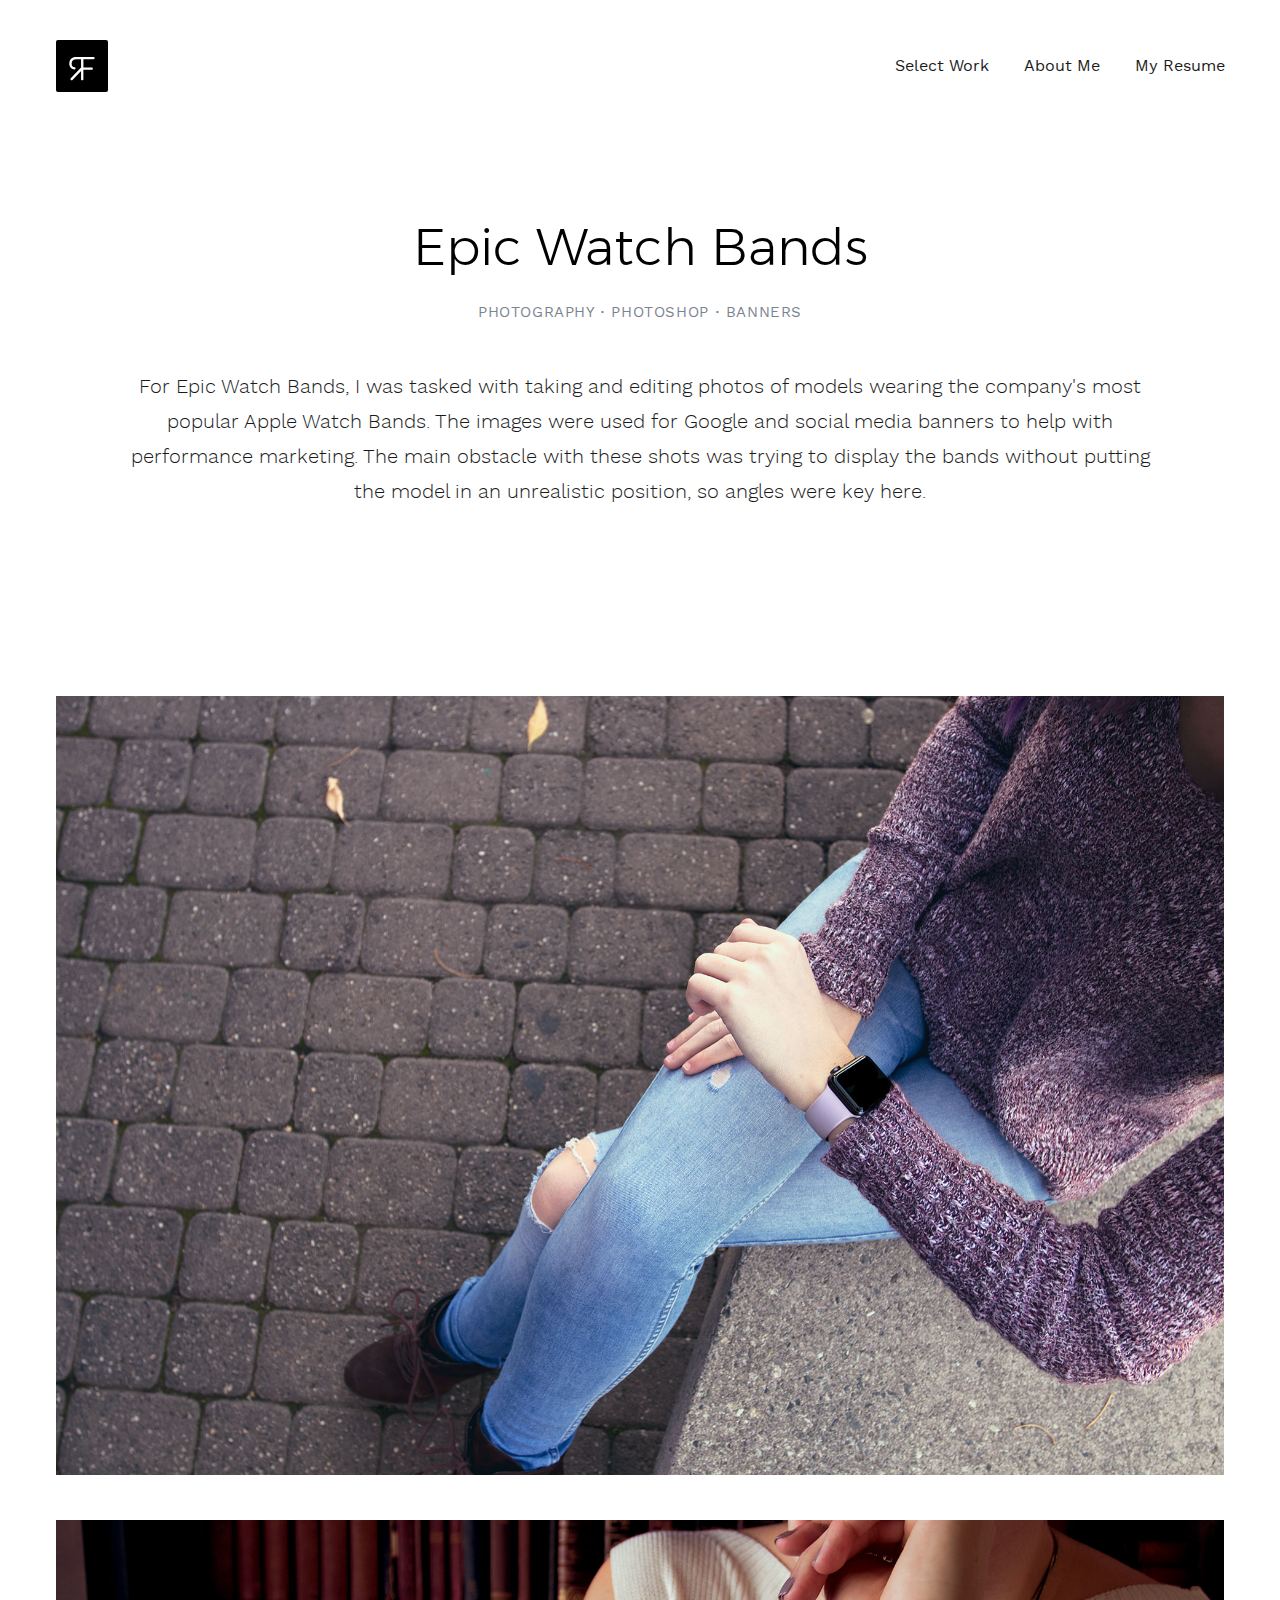
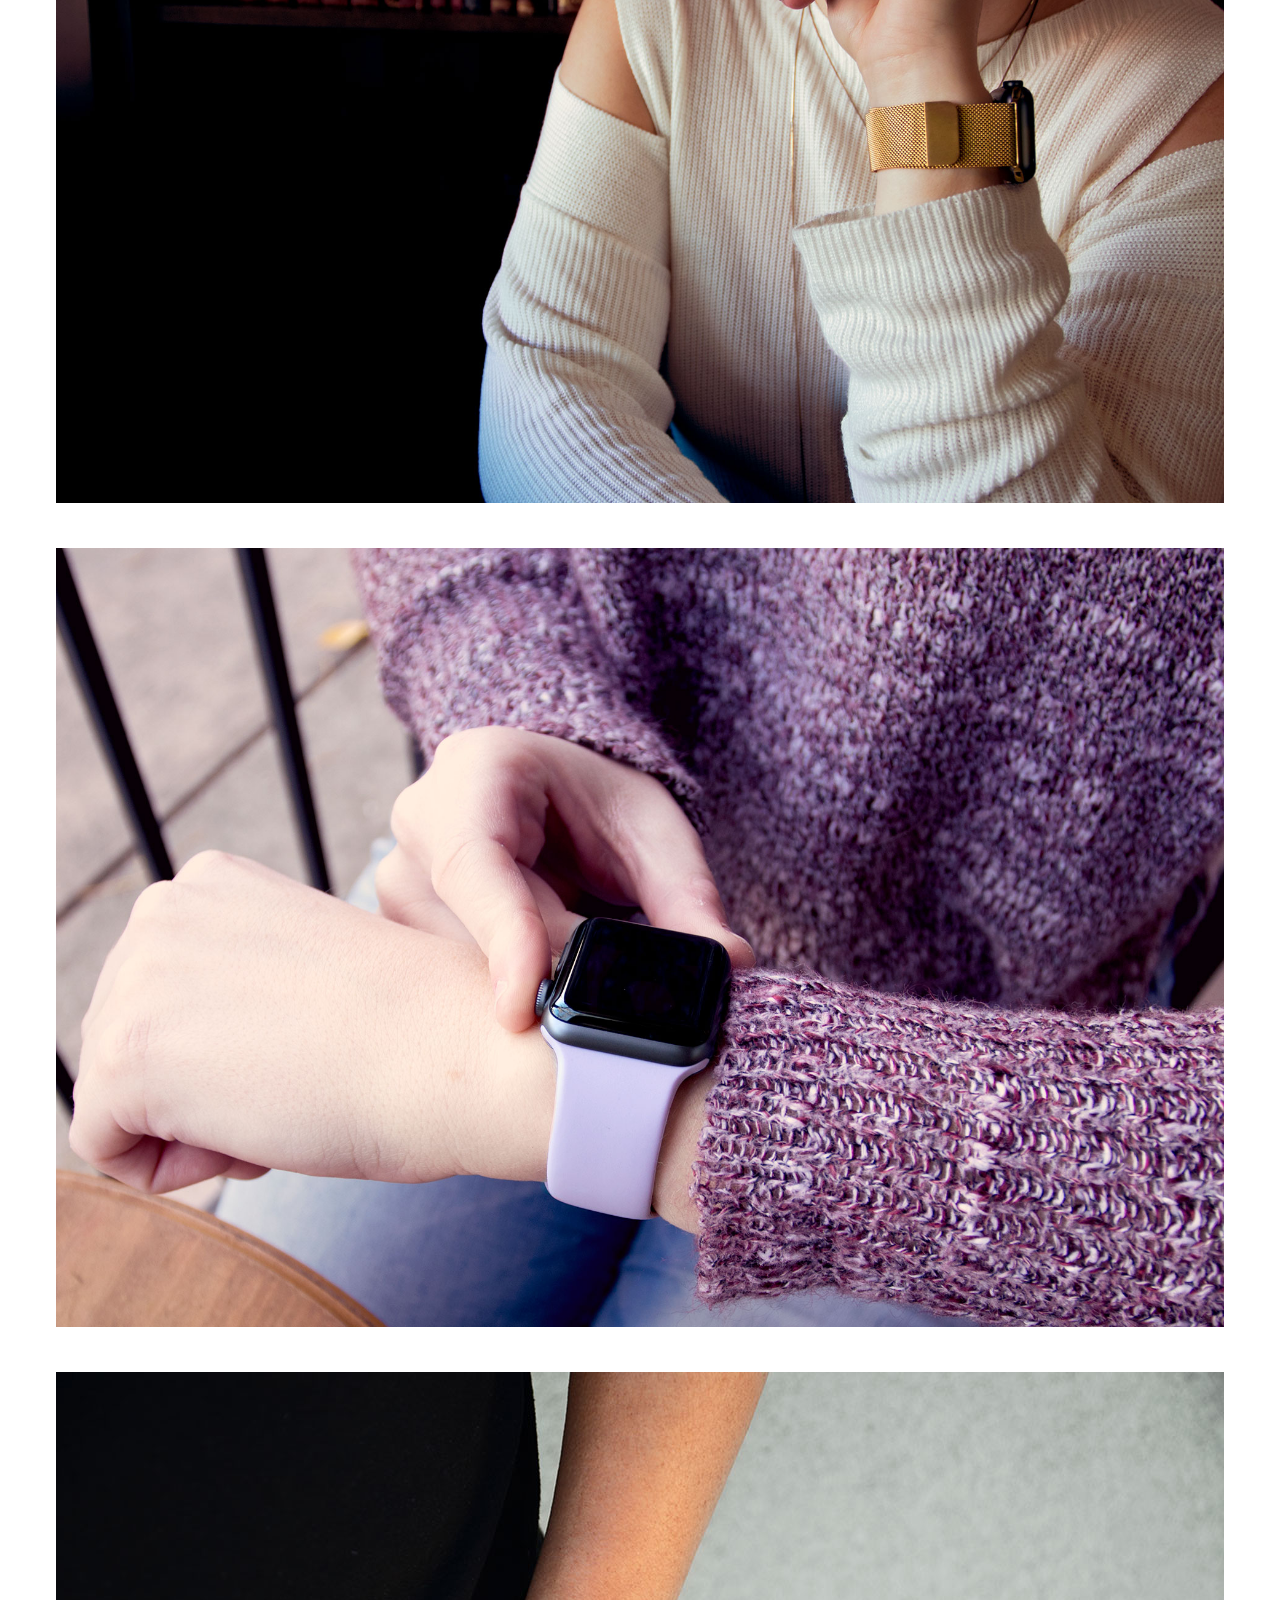
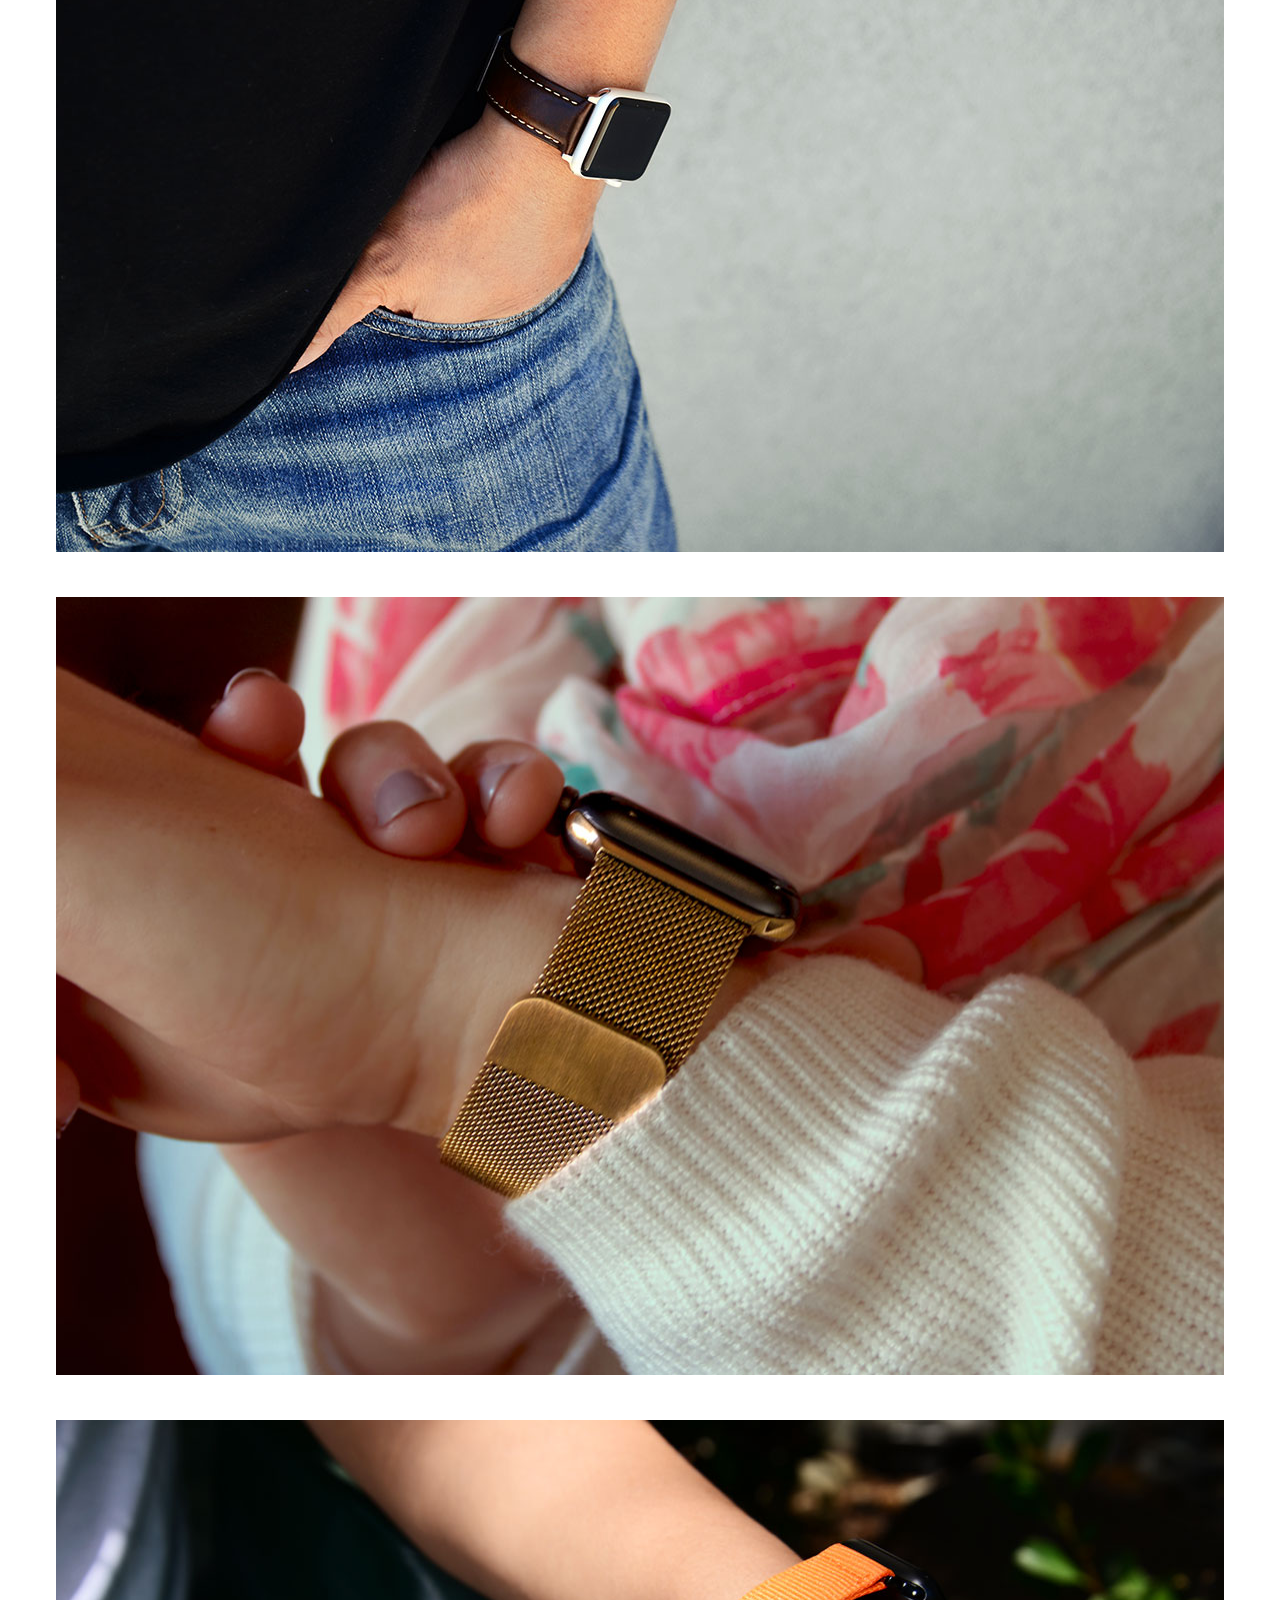
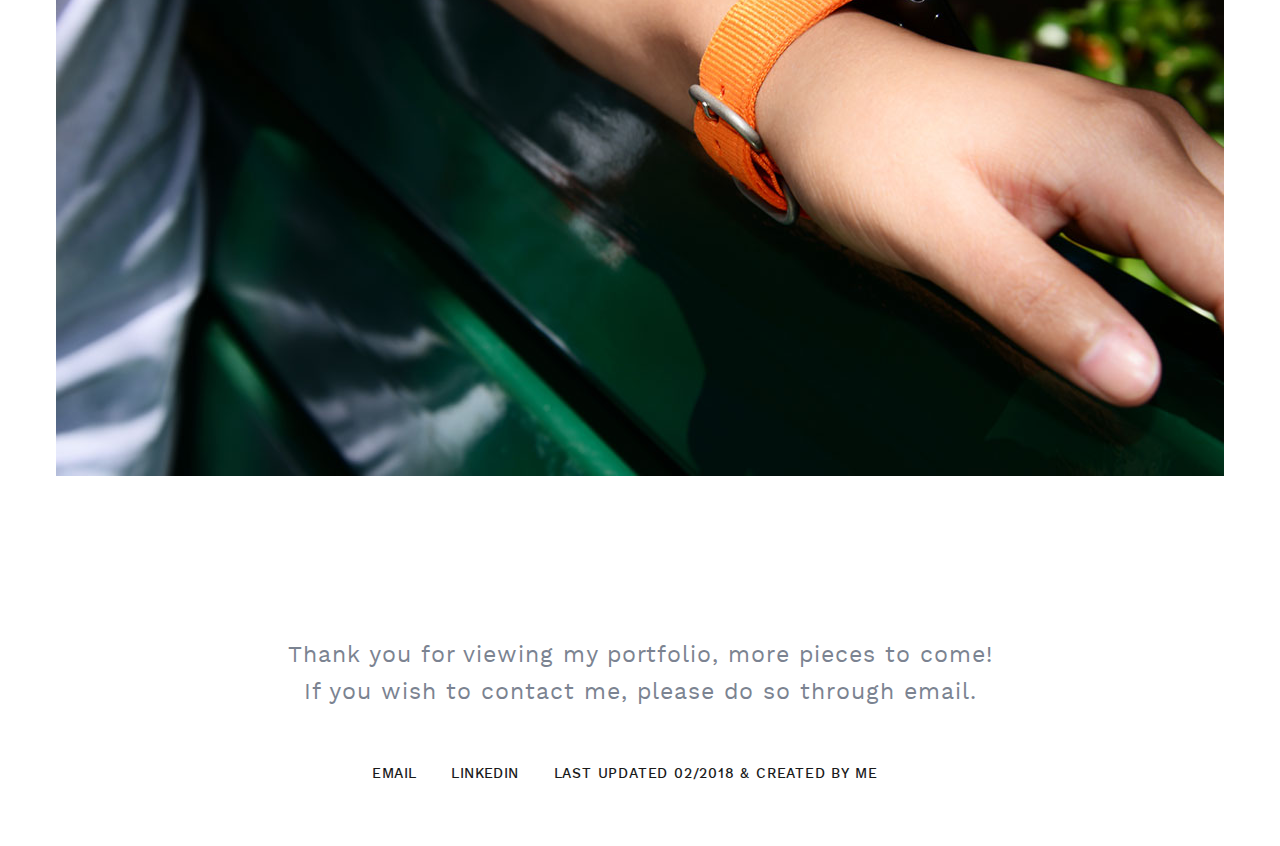
<file: epicbanners.html>
<!DOCTYPE html>
<html lang="en-US" data-useragent="Mozilla/5.0 (compatible; MSIE 10.0; Windows NT 6.2; Trident/6.0)">
    
<head>
    <meta name="viewport" content="width=device-width, initial-scale=1.0">
    <meta charset="utf-8" />
    
    <title>Rachel J. Frazer | Personal Portfolio</title>
    <link rel="shortcut icon" type="image/x-icon" href="assets/images/favicon.png"/>
    
    <script type="text/javascript" src="assets/js/jquery-3.3.1.min.js"></script>
    
    <link rel="stylesheet" href="assets/css/main.css" type="text/css">
    <link rel="stylesheet" href="assets/css/materialize.css" type="text/css">

    <script src="assets/js/custom.js"></script>
    <script src="assets/js/materialize.min.js"></script>
</head>

<body>
 <svg style="position: absolute; width: 0; height: 0; overflow: hidden;" version="1.1" xmlns="http://www.w3.org/2000/svg" xmlns:xlink="http://www.w3.org/1999/xlink">
    <defs>    
        <symbol id="icon-monogram" viewBox="0 0 32 32">
            <path d="M25.232 7.152h-13.968c-3.376 0-5.408 2.064-5.424 5.536 0 1.344 0.464 2.544 1.296 3.376 0.736 0.736 1.744 1.152 2.816 1.152 0.512 0 0.928-0.416 0.928-0.928s-0.416-0.928-0.928-0.928c-0.592 0-1.104-0.208-1.504-0.608-0.496-0.496-0.752-1.2-0.752-2.064 0.016-2.448 1.216-3.68 3.568-3.68h3.984v6.608l-8.208 8.672c-0.176 0.176-0.272 0.432-0.256 0.688 0.016 0.24 0.112 0.48 0.288 0.624 0.16 0.16 0.4 0.256 0.64 0.256 0.256 0 0.512-0.112 0.672-0.288l6.864-7.248v6.608c0 0.512 0.416 0.928 0.928 0.928s0.928-0.416 0.928-0.928v-7.488h6.656c0.512 0 0.928-0.416 0.928-0.928s-0.416-0.928-0.928-0.928h-6.64v-6.56h8.112c0.512 0 0.928-0.416 0.928-0.928 0-0.528-0.416-0.944-0.928-0.944z"></path>
        </symbol>
        <symbol id="icon-stencil" viewBox="0 0 128 32">
            <path fill="#fff" style="fill: var(--color1, #fff)" d="M46.592 14.72c-0.64 0-1.216 0.192-1.728 0.576s-0.768 0.896-0.768 1.6h4.736c0-0.704-0.192-1.216-0.64-1.6s-0.96-0.576-1.6-0.576z"></path>
            <path fill="#fff" style="fill: var(--color1, #fff)" d="M94.4 19.008c0 0.384 0.128 0.704 0.448 0.896s0.768 0.32 1.28 0.32 1.024-0.128 1.472-0.448c0.384-0.32 0.64-0.704 0.64-1.28v-0.704h-1.92c-1.344 0-1.92 0.384-1.92 1.216z"></path>
            <path fill="#fff" style="fill: var(--color1, #fff)" d="M16.064 19.008c0 0.384 0.128 0.704 0.448 0.896s0.768 0.32 1.28 0.32c0.576 0 1.024-0.128 1.472-0.448 0.384-0.32 0.64-0.704 0.64-1.28v-0.704h-1.92c-1.28 0-1.92 0.384-1.92 1.216z"></path>
            <path fill="#fff" style="fill: var(--color1, #fff)" d="M10.304 12.8c-0.384-0.256-1.088-0.384-2.048-0.384h-2.304v3.84h2.24c1.024 0 1.728-0.128 2.112-0.448s0.576-0.832 0.576-1.536-0.192-1.216-0.576-1.472z"></path>
            <path fill="#fff" style="fill: var(--color1, #fff)" d="M0 0v32h128v-32h-128zM10.88 21.568l-2.56-3.648h-2.368v3.648h-1.856v-10.816h4.032c1.664 0 2.816 0.256 3.52 0.832s1.088 1.472 1.088 2.688c0 1.792-0.768 2.88-2.368 3.392l2.816 3.904h-2.304zM21.632 21.568h-1.6v-1.088c-0.704 0.832-1.6 1.216-2.752 1.216-0.832 0-1.536-0.256-2.112-0.704-0.576-0.512-0.832-1.152-0.832-1.92s0.32-1.408 0.896-1.792c0.576-0.384 1.408-0.576 2.432-0.576h2.24v-0.32c0-1.088-0.576-1.664-1.792-1.664-0.768 0-1.536 0.256-2.368 0.832l-0.768-1.088c1.024-0.768 2.112-1.216 3.392-1.216 0.96 0 1.792 0.256 2.368 0.768 0.64 0.512 0.896 1.28 0.896 2.304v5.248zM27.648 21.696c-1.152 0-2.112-0.384-2.944-1.152s-1.216-1.792-1.216-3.072c0-1.28 0.448-2.304 1.28-3.072s1.92-1.216 3.136-1.216 2.304 0.448 3.136 1.28l-1.024 1.28c-0.704-0.64-1.408-0.896-2.176-0.896-0.704 0-1.344 0.256-1.856 0.704-0.512 0.512-0.768 1.088-0.768 1.856s0.256 1.408 0.768 1.92 1.152 0.768 1.92 0.768 1.472-0.32 2.176-1.024l1.024 1.088c-0.96 1.024-2.112 1.536-3.456 1.536zM40.512 21.568h-1.728v-4.48c0-1.536-0.64-2.304-1.856-2.304-0.576 0-1.152 0.192-1.536 0.576-0.448 0.384-0.64 0.96-0.64 1.728v4.48h-1.728v-11.456h1.728v4.736c0.256-0.512 0.64-0.896 1.152-1.216 0.512-0.256 1.024-0.448 1.6-0.448 0.96 0 1.664 0.32 2.24 0.832 0.576 0.576 0.832 1.408 0.832 2.432v5.12zM50.56 18.24h-6.464c0.064 0.576 0.32 1.088 0.832 1.472s1.088 0.576 1.728 0.576c1.024 0 1.792-0.32 2.368-0.96l0.96 1.088c-0.896 0.896-2.048 1.408-3.456 1.408-1.152 0-2.112-0.384-2.944-1.152s-1.216-1.792-1.216-3.072c0-1.28 0.384-2.304 1.216-3.072s1.792-1.152 2.944-1.152c1.152 0 2.048 0.32 2.88 1.024 0.768 0.64 1.152 1.6 1.152 2.752v1.088zM54.208 21.568h-1.728v-11.456h1.728v11.456zM66.752 17.92c0 1.28-0.32 2.176-0.96 2.816s-1.472 0.96-2.432 0.96c-1.28 0-2.304-0.448-3.2-1.344l1.024-1.408c0.704 0.64 1.408 1.024 2.048 1.024 0.448 0 0.896-0.128 1.216-0.448s0.512-0.768 0.512-1.408v-5.568h-3.456v-1.6h5.248v6.976zM71.040 21.312c-0.256 0.256-0.512 0.32-0.832 0.32s-0.576-0.128-0.832-0.32c-0.256-0.192-0.32-0.512-0.32-0.832s0.128-0.576 0.32-0.832c0.192-0.256 0.512-0.32 0.832-0.32s0.576 0.128 0.832 0.32c0.192 0.192 0.32 0.512 0.32 0.832 0 0.384-0.128 0.64-0.32 0.832zM85.312 12.48h-5.376v2.944h4.8v1.664h-4.8v4.48h-1.856v-10.816h7.168l0.064 1.728zM91.52 14.976c-0.832 0-1.472 0.256-1.92 0.832s-0.64 1.28-0.64 2.24v3.52h-1.728v-8.256h1.728v1.664c0.256-0.512 0.64-0.96 1.152-1.28s0.96-0.512 1.536-0.512v1.728h-0.128zM99.904 21.568h-1.6v-1.088c-0.704 0.832-1.6 1.216-2.752 1.216-0.832 0-1.536-0.256-2.112-0.704-0.576-0.512-0.832-1.152-0.832-1.92s0.32-1.408 0.896-1.792c0.576-0.384 1.408-0.576 2.432-0.576h2.24v-0.32c0-1.088-0.64-1.664-1.792-1.664-0.768 0-1.536 0.256-2.368 0.832l-0.768-1.088c1.024-0.768 2.112-1.216 3.392-1.216 0.96 0 1.792 0.256 2.368 0.768 0.64 0.512 0.896 1.28 0.896 2.304v5.248zM108.736 21.568h-6.976v-1.664l4.48-5.056h-4.16v-1.472h6.4v1.536l-4.608 5.12h4.864v1.536zM118.336 18.24h-6.464c0.064 0.576 0.32 1.088 0.832 1.472s1.088 0.576 1.728 0.576c1.024 0 1.792-0.32 2.368-0.96l0.96 1.088c-0.896 0.896-2.048 1.408-3.456 1.408-1.152 0-2.112-0.384-2.944-1.152s-1.216-1.792-1.216-3.072c0-1.28 0.384-2.304 1.216-3.072s1.792-1.152 2.88-1.152 2.048 0.32 2.88 1.024c0.768 0.64 1.152 1.6 1.152 2.752v1.088zM124.544 14.976c-0.832 0-1.472 0.256-1.92 0.832s-0.64 1.28-0.64 2.24v3.52h-1.728v-8.256h1.728v1.664c0.256-0.512 0.64-0.96 1.152-1.28s0.96-0.512 1.536-0.512v1.728h-0.128z"></path>
            <path fill="#fff" style="fill: var(--color1, #fff)" d="M114.368 14.72c-0.64 0-1.216 0.192-1.728 0.576s-0.768 0.896-0.768 1.6h4.736c0-0.704-0.192-1.216-0.64-1.6s-0.96-0.576-1.6-0.576z"></path>
        </symbol>
        <symbol id="icon-coding" viewBox="0 0 32 32">
            <path d="M14.185 21.044c0.041 0.017 0.081 0.023 0.122 0.023 0.145 0 0.273-0.093 0.326-0.227l3.025-8.058c0.070-0.18-0.023-0.384-0.204-0.448-0.18-0.070-0.384 0.023-0.448 0.204l-3.025 8.058c-0.070 0.18 0.023 0.384 0.204 0.448z"></path>
            <path d="M7.895 17.268l5.289 2.991c0.052 0.029 0.111 0.047 0.175 0.047 0.128 0 0.244-0.070 0.303-0.175 0.093-0.169 0.035-0.378-0.134-0.477l-4.812-2.723 4.87-3.473c0.076-0.052 0.128-0.134 0.14-0.227 0.017-0.093-0.006-0.186-0.058-0.262s-0.134-0.128-0.227-0.14c-0.093-0.017-0.186 0.006-0.262 0.058l-5.312 3.788c-0.099 0.070-0.151 0.18-0.145 0.303 0.006 0.128 0.070 0.233 0.175 0.291z"></path>
            <path d="M18.124 13.585l4.87 3.473-4.812 2.723c-0.116 0.064-0.18 0.186-0.175 0.308 0 0.023 0.006 0.047 0.006 0.070 0.006 0.035 0.017 0.064 0.035 0.099 0.064 0.111 0.18 0.175 0.303 0.175 0.058 0 0.116-0.017 0.175-0.047l5.289-2.991c0.105-0.058 0.169-0.169 0.175-0.285 0.006-0.122-0.047-0.233-0.145-0.303l-5.312-3.788c-0.076-0.052-0.169-0.076-0.262-0.058s-0.175 0.064-0.227 0.14c-0.052 0.076-0.076 0.169-0.058 0.262 0.017 0.087 0.064 0.163 0.14 0.221z"></path>
            <path d="M29.457 3.258h-27.072c-0.239 0-0.436 0.198-0.436 0.436v24.471c0 0.239 0.198 0.436 0.436 0.436h27.072c0.239 0 0.436-0.198 0.436-0.436v-24.471c0-0.239-0.192-0.436-0.436-0.436zM2.356 6.656h27.13v21.51c0 0.017-0.012 0.029-0.029 0.029h-27.072c-0.017 0-0.029-0.012-0.029-0.029v-21.51zM2.385 3.665h27.072c0.017 0 0.029 0.012 0.029 0.029v2.554h-27.13v-2.554c0-0.017 0.012-0.029 0.029-0.029z"></path>
            <path d="M3.788 5.539c0.32 0 0.582-0.262 0.582-0.582s-0.262-0.582-0.582-0.582-0.582 0.262-0.582 0.582 0.262 0.582 0.582 0.582zM3.788 4.666c0.163 0 0.291 0.128 0.291 0.291s-0.128 0.291-0.291 0.291-0.291-0.128-0.291-0.291 0.128-0.291 0.291-0.291z"></path>
            <path d="M5.44 5.539c0.32 0 0.582-0.262 0.582-0.582s-0.262-0.582-0.582-0.582-0.582 0.262-0.582 0.582 0.262 0.582 0.582 0.582zM5.44 4.666c0.163 0 0.291 0.128 0.291 0.291s-0.128 0.291-0.291 0.291-0.291-0.128-0.291-0.291 0.128-0.291 0.291-0.291z"></path>
            <path d="M7.267 5.539c0.32 0 0.582-0.262 0.582-0.582s-0.262-0.582-0.582-0.582-0.582 0.262-0.582 0.582 0.262 0.582 0.582 0.582zM7.267 4.666c0.163 0 0.291 0.128 0.291 0.291s-0.128 0.291-0.291 0.291-0.291-0.128-0.291-0.291 0.134-0.291 0.291-0.291z"></path>
        </symbol>
        <symbol id="icon-forward" viewBox="0 0 32 32">
            <path d="M8.995 28.41c0.279 0 0.559-0.099 0.78-0.303l12.294-11.212c0.239-0.221 0.378-0.529 0.378-0.855s-0.134-0.634-0.378-0.855l-12.288-11.293c-0.471-0.436-1.204-0.401-1.641 0.070s-0.401 1.204 0.070 1.641l11.357 10.432-11.357 10.356c-0.471 0.431-0.506 1.169-0.076 1.641 0.233 0.25 0.547 0.378 0.861 0.378z"></path>
        </symbol>
        <symbol id="icon-previous" viewBox="0 0 32 32">
            <path d="M21.289 28.41c-0.279 0-0.559-0.099-0.78-0.303l-12.294-11.206c-0.239-0.221-0.378-0.529-0.378-0.855s0.134-0.634 0.378-0.855l12.288-11.299c0.471-0.436 1.204-0.401 1.641 0.070s0.401 1.204-0.070 1.641l-11.357 10.432 11.357 10.356c0.471 0.431 0.506 1.169 0.076 1.641-0.233 0.25-0.547 0.378-0.861 0.378z"></path>
        </symbol>
    </defs>
</svg>
    

    <header id="fixed" class="site-header">
        <div class="fixed-header">
            <div class="header-wrap">
                <div class="nav-container">
                    <nav class="navbar">
                        <div class="monogram">
                            <a href="index.html"><svg class="icon monogram-icon"><use xlink:href="#icon-monogram"></use></svg></a>
                        </div>
                        <div class="mobile-menu">
                            <a id="mobileNav" class="mobile-nav">
                                <span class="hamburger"></span>
                            </a>
                        </div>
                        <ul class="main-menu">
                            <li class="item"><a href="index.html">Select Work</a></li>
                            <li class="item"><a href="about.html">About Me</a></li>
                            <li class="item"><a onclick="openPDF('assets/images/RachelFrazer_ResumeWB.pdf');">My Resume</a></li>
                        </ul>
                    </nav>
                </div>
            </div>
        </div>
    </header>

    <div class="breadcrumbs" style="display: none;">
        <div class="full-container">
            <div class="pagination">
                <div class="previous">
                    <div class="sidebar">
                        <a href="">Previous</a>
                    </div>
                </div>
                <div class="forward">
                    <div class="sidebar">
                        <a href="">Forward</a>
                    </div>
                </div>
            </div>
        </div>
    </div>
    
    <div class="site-wrapper">
        <main class="main-content">
            <div class="section-wrapper extra-margin">
                <div class="container">
                    <div class="row">
                        <div class="col s12">
                            <div class="content">
                                <div class="content-wrap project-content">
                                    <div class="title">
                                        <h1>Epic Watch Bands</h1>
                                        <h2>
                                            Photography
                                            <span>.</span>
                                            Photoshop
                                            <span>.</span>
                                            Banners
                                        </h2>
                                    </div>
                                    <div class="summary">
                                        <p>For Epic Watch Bands, I was tasked with taking and editing photos of models wearing the company's most popular Apple Watch Bands. The images were used for Google and social media banners to help with performance marketing. The main obstacle with these shots was trying to display the bands without putting the model in an unrealistic position, so angles were key here. </p>
                                </div>
                            </div>
                        </div>
                    </div>
                </div>
            </div>
        </main>
        
        <section class="project">
            <div class="section-wrapper">
                <div class="full-container">
                    <div class="project-image-wrapper">
                        <figure class="displaybox">
                            <img src="assets/images/epic/coffeeshop_val_03.jpg" alt="Epic Watch Bands Banner">
                        </figure>
                        <figure class="displaybox">
                            <img src="assets/images/epic/coffeeshop_rach_02.jpg" alt="Epic Watch Bands Banner">
                        </figure>
                        <figure class="displaybox">
                            <img src="assets/images/epic/coffeeshop_val_02.jpg" alt="Epic Watch Bands Banner">
                        </figure>
                        <figure class="displaybox">
                            <img src="assets/images/epic/leather_brwn_male2.jpg" alt="Epic Watch Bands Banner">
                        </figure>
                        <figure class="displaybox">
                            <img src="assets/images/epic/cofeeshop_rach_01.jpg" alt="Epic Watch Bands Banner">
                        </figure>
                        <figure class="displaybox">
                            <img src="assets/images/epic/epic_nylon_og.jpg" alt="Epic Watch Bands Banner">
                        </figure>
                    </div>
                </div>
            </div>
        </section>

    </div>
   
    <footer class="fixed-footer">
        <div class="section-wrapper">
            <div class="container">
                <nav class="footer-nav">
                    <div class="top-footer">
                        <div class="note">
                            <h2>Thank you for viewing my portfolio, more pieces to come!</h2>
                            <p>If you wish to contact me, please do so through email.</p>
                        </div>
                    </div>
                    <div class="main-footer-nav">
                        <li class="item"><a href="mailto:racheljfrazer@gmail.com">Email</a></li>
                        <li class="item"><a href="https://www.linkedin.com/in/rachel-frazer-488032b4/" target="_blank">Linkedin</a></li>
                        <li class="item copyright">Last Updated 02/2018 &amp; Created by me</li>
                    </div>
                </nav>
            </div>
        </div>
    </footer>
</body>   
</html>
</file>
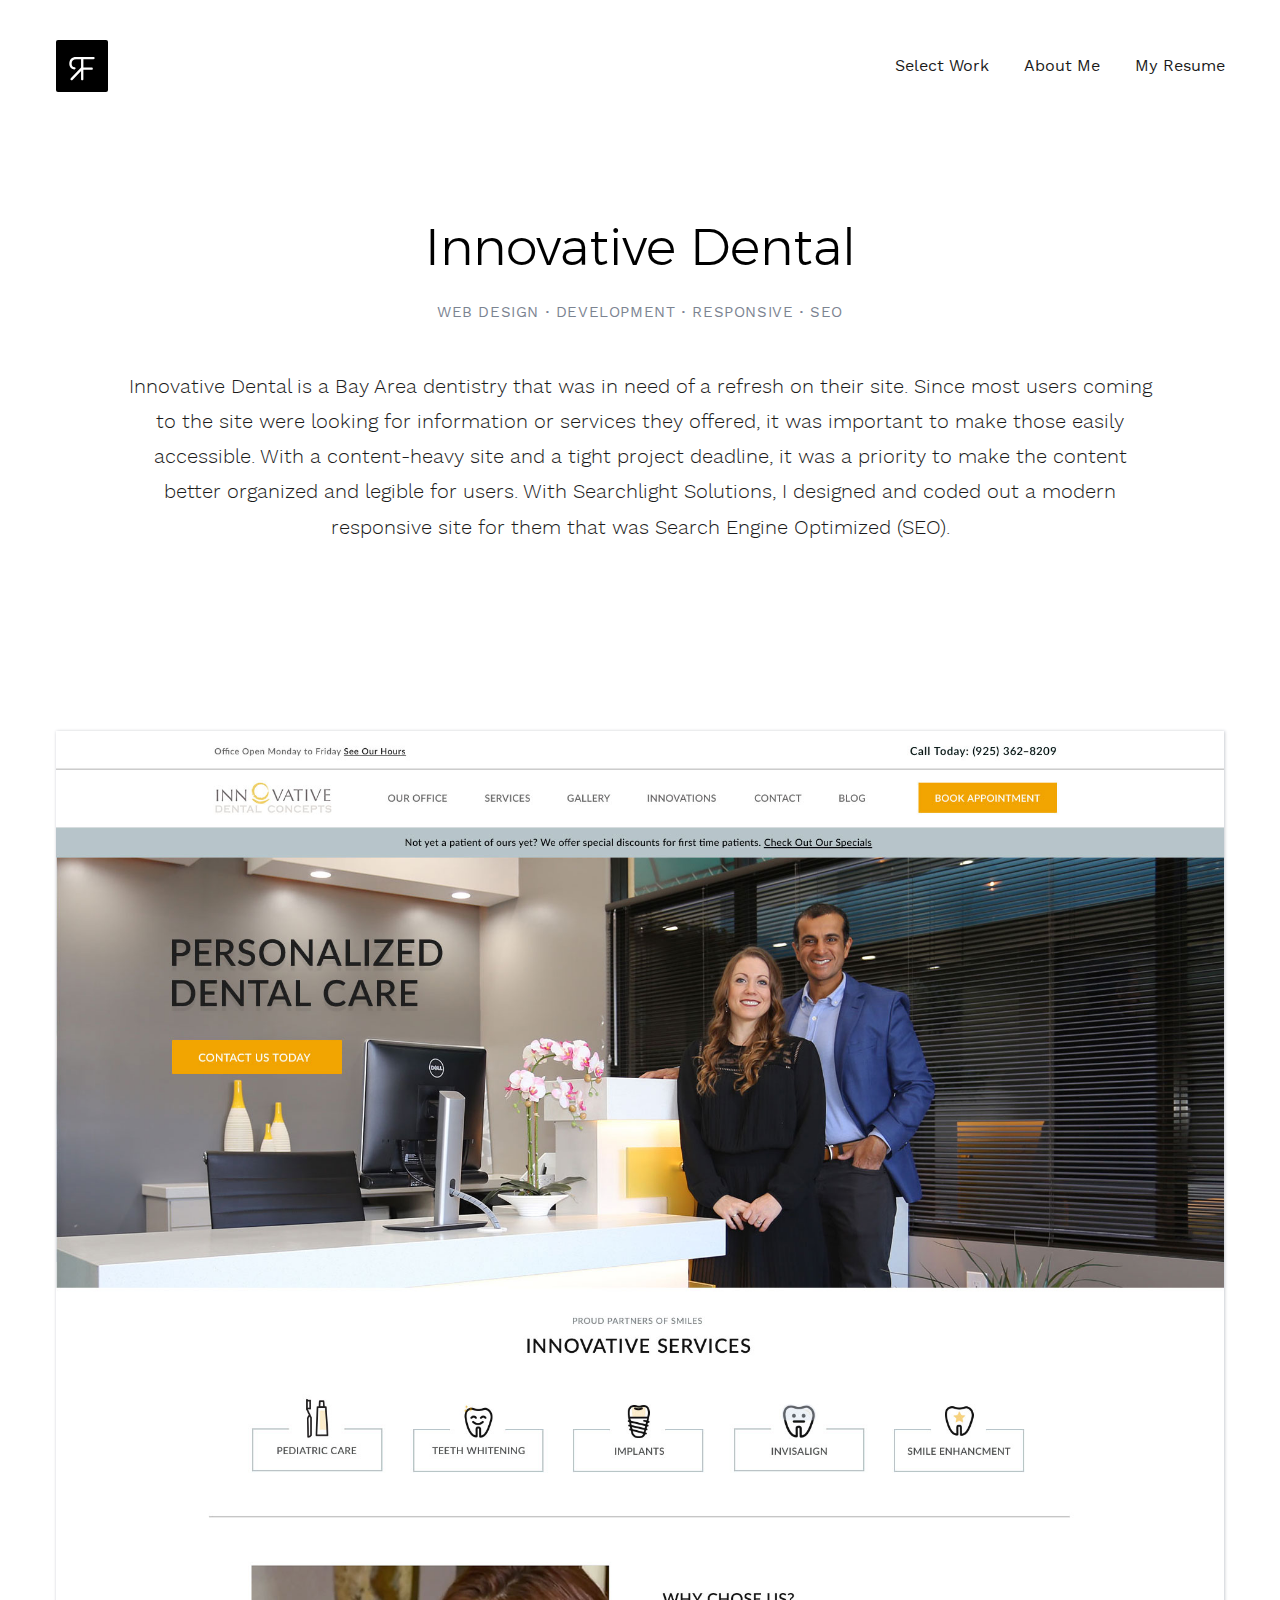
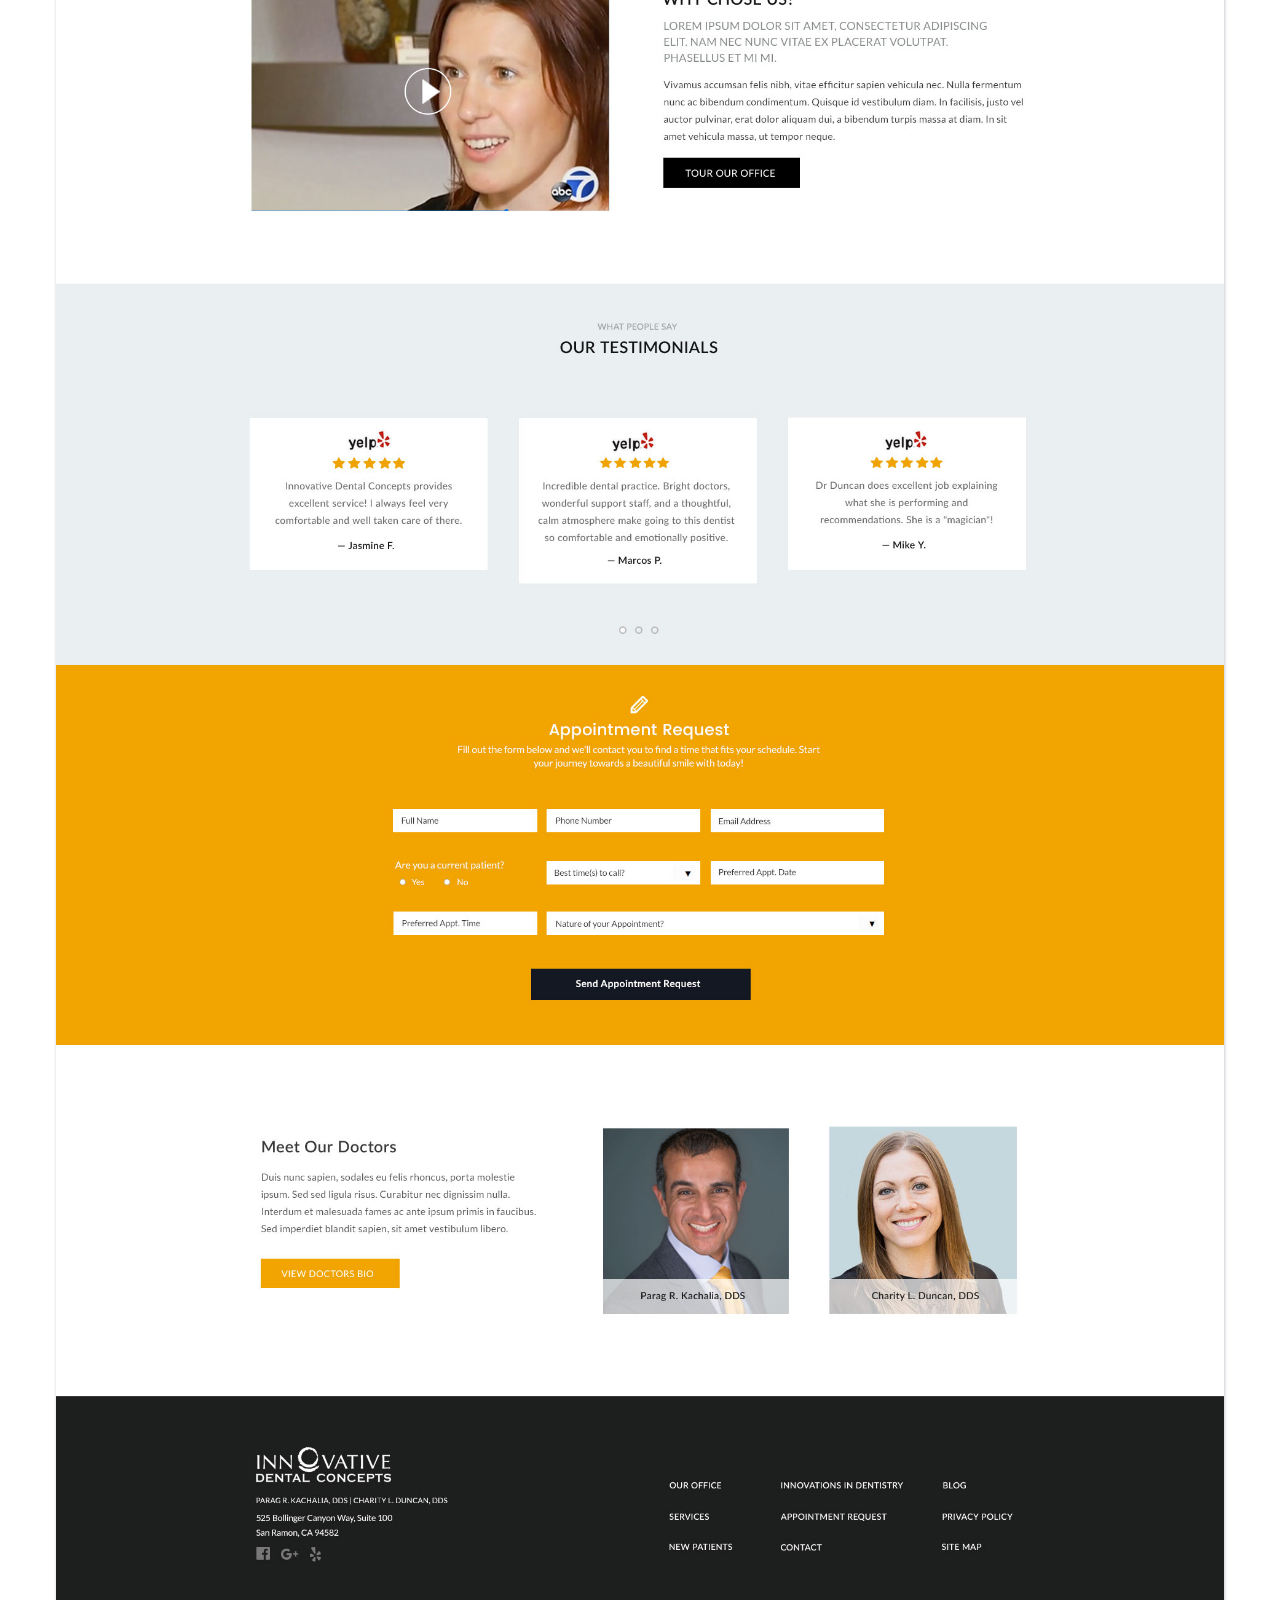
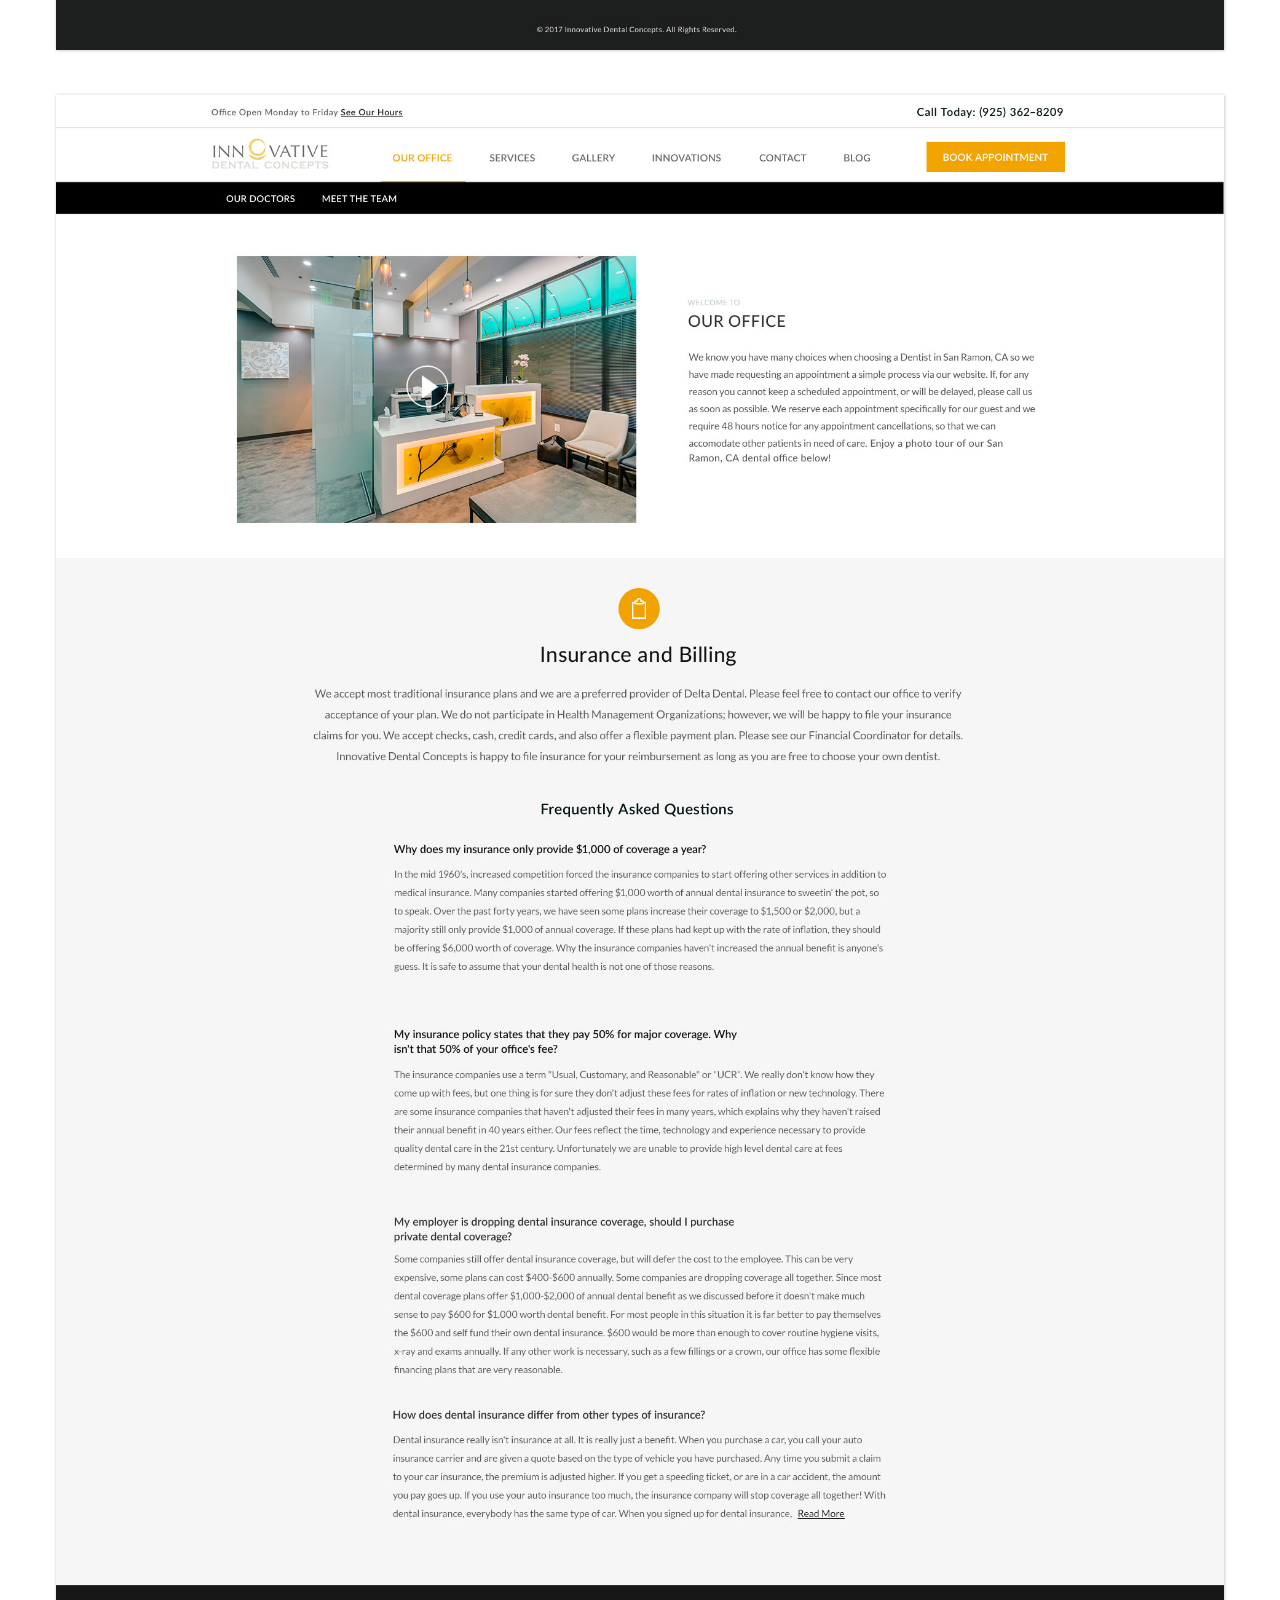
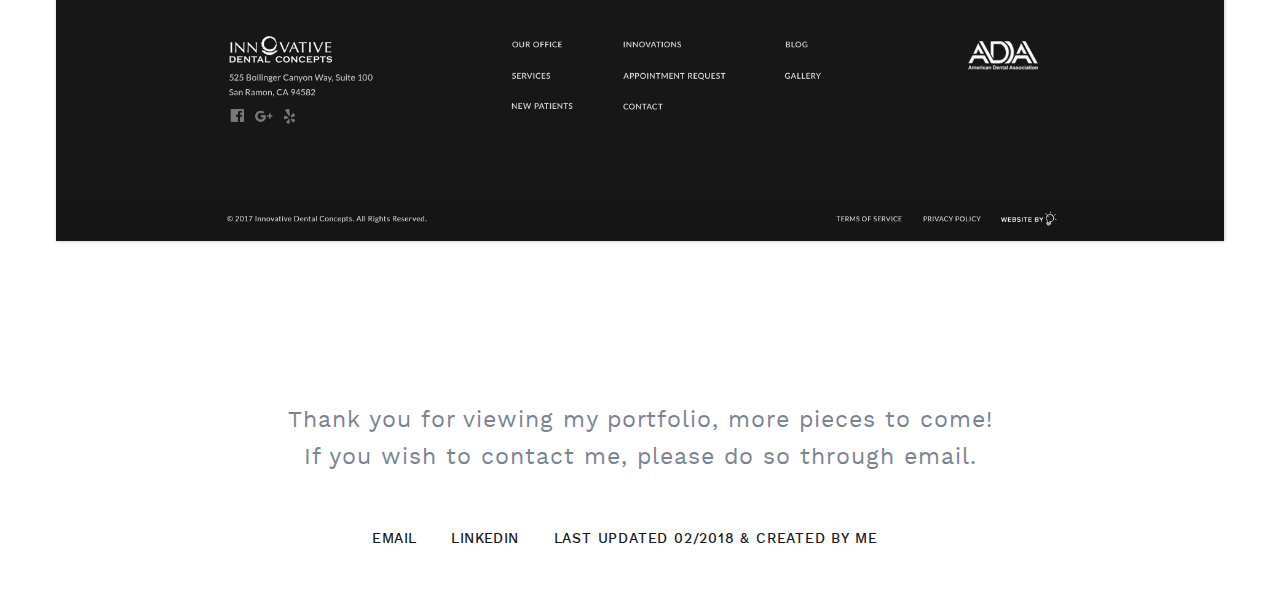
<file: innovative.html>
<!DOCTYPE html>
<html lang="en-US" data-useragent="Mozilla/5.0 (compatible; MSIE 10.0; Windows NT 6.2; Trident/6.0)">
    
<head>
    <meta name="viewport" content="width=device-width, initial-scale=1.0">
    <meta charset="utf-8" />
    
    <title>Rachel J. Frazer | Personal Portfolio</title>
    <link rel="shortcut icon" type="image/x-icon" href="assets/images/favicon.png"/>

    <script type="text/javascript" src="assets/js/jquery-3.3.1.min.js"></script>
    
    <link rel="stylesheet" href="assets/css/main.css" type="text/css">
    <link rel="stylesheet" href="assets/css/materialize.css" type="text/css">

    <script src="assets/js/custom.js"></script>
    <script src="assets/js/materialize.min.js"></script>
</head>

<body>
 <svg style="position: absolute; width: 0; height: 0; overflow: hidden;" version="1.1" xmlns="http://www.w3.org/2000/svg" xmlns:xlink="http://www.w3.org/1999/xlink">
    <defs>    
        <symbol id="icon-monogram" viewBox="0 0 32 32">
            <path d="M25.232 7.152h-13.968c-3.376 0-5.408 2.064-5.424 5.536 0 1.344 0.464 2.544 1.296 3.376 0.736 0.736 1.744 1.152 2.816 1.152 0.512 0 0.928-0.416 0.928-0.928s-0.416-0.928-0.928-0.928c-0.592 0-1.104-0.208-1.504-0.608-0.496-0.496-0.752-1.2-0.752-2.064 0.016-2.448 1.216-3.68 3.568-3.68h3.984v6.608l-8.208 8.672c-0.176 0.176-0.272 0.432-0.256 0.688 0.016 0.24 0.112 0.48 0.288 0.624 0.16 0.16 0.4 0.256 0.64 0.256 0.256 0 0.512-0.112 0.672-0.288l6.864-7.248v6.608c0 0.512 0.416 0.928 0.928 0.928s0.928-0.416 0.928-0.928v-7.488h6.656c0.512 0 0.928-0.416 0.928-0.928s-0.416-0.928-0.928-0.928h-6.64v-6.56h8.112c0.512 0 0.928-0.416 0.928-0.928 0-0.528-0.416-0.944-0.928-0.944z"></path>
        </symbol>
    </defs>
</svg>
    

    <header id="fixed" class="site-header">
        <div class="fixed-header">
            <div class="header-wrap">
                <div class="nav-container">
                    <nav class="navbar">
                        <div class="monogram">
                            <a href="index.html"><svg class="icon monogram-icon"><use xlink:href="#icon-monogram"></use></svg></a>
                        </div>
                        <div class="mobile-menu">
                            <a id="mobileNav" class="mobile-nav">
                                <span class="hamburger"></span>
                            </a>
                        </div>
                        <ul class="main-menu">
                            <li class="item"><a href="index.html">Select Work</a></li>
                            <li class="item"><a href="about.html">About Me</a></li>
                            <li class="item"><a onclick="openPDF('assets/images/RachelFrazer_ResumeWB.pdf');">My Resume</a></li>
                        </ul>
                    </nav>
                </div>
            </div>
        </div>
    </header>

    <div class="pagination" style="display: none;">
        <div class="previous">
            <div class="sidebar">
                <a href="">Previous</a>
            </div>
        </div>
        <div class="forward">
            <div class="sidebar">
                <a href="">Forward</a>
            </div>
        </div>
    </div>
    
    <div class="site-wrapper">
        <main class="main-content">
            <div class="section-wrapper extra-margin">
                <div class="container">
                    <div class="row">
                        <div class="col s12">
                            <div class="content">
                                <div class="content-wrap project-content">
                                    <div class="title">
                                        <h1>Innovative Dental</h1>
                                        <h2>
                                            Web Design
                                            <span>.</span>
                                            Development
                                            <span>.</span>
                                            Responsive
                                            <span>.</span>
                                            SEO
                                        </h2>
                                    </div>
                                    <div class="summary">
                                        <p>Innovative Dental is a Bay Area dentistry that was in need of a refresh on their site. Since most users coming to the site were looking for information or services they offered, it was important to make those easily accessible. With a content-heavy site and a tight project deadline, it was a priority to make the content better organized and legible for users. With Searchlight Solutions, I designed and coded out a modern responsive site for them that was Search Engine Optimized (SEO). </p>
                                    </div>
                                </div>
                            </div>
                        </div>
                    </div>
                </div>
            </div>
        </main>
        
        <section class="project">
            <div class="section-wrapper">
                <div class="full-container">
                    <div class="project-image-wrapper">
                        <figure class="displaybox border">
                            <img src="assets/images/innovative/IDC_home_vamp.jpg" alt="Redeisgn of Innovative Site">
                        </figure>
                        <figure class="displaybox border">
                            <img src="assets/images/innovative/IDC_offices.jpg" alt="Original Innovative Site">
                        </figure>
                    </div>
                </div>
            </div>
        </section>
    </div>
   
    <footer class="fixed-footer">
        <div class="section-wrapper">
            <div class="container">
                <nav class="footer-nav">
                    <div class="top-footer">
                        <div class="note">
                            <h2>Thank you for viewing my portfolio, more pieces to come!</h2>
                            <p>If you wish to contact me, please do so through email.</p>
                        </div>
                    </div>
                    <div class="main-footer-nav">
                        <li class="item"><a href="mailto:racheljfrazer@gmail.com">Email</a></li>
                        <li class="item"><a href="https://www.linkedin.com/in/rachel-frazer-488032b4/" target="_blank">Linkedin</a></li>
                        <li class="item copyright">Last Updated 02/2018 &amp; Created by me</li>
                     </div>
                </nav>
            </div>
        </div>
    </footer>
</body>   
</html>
</file>
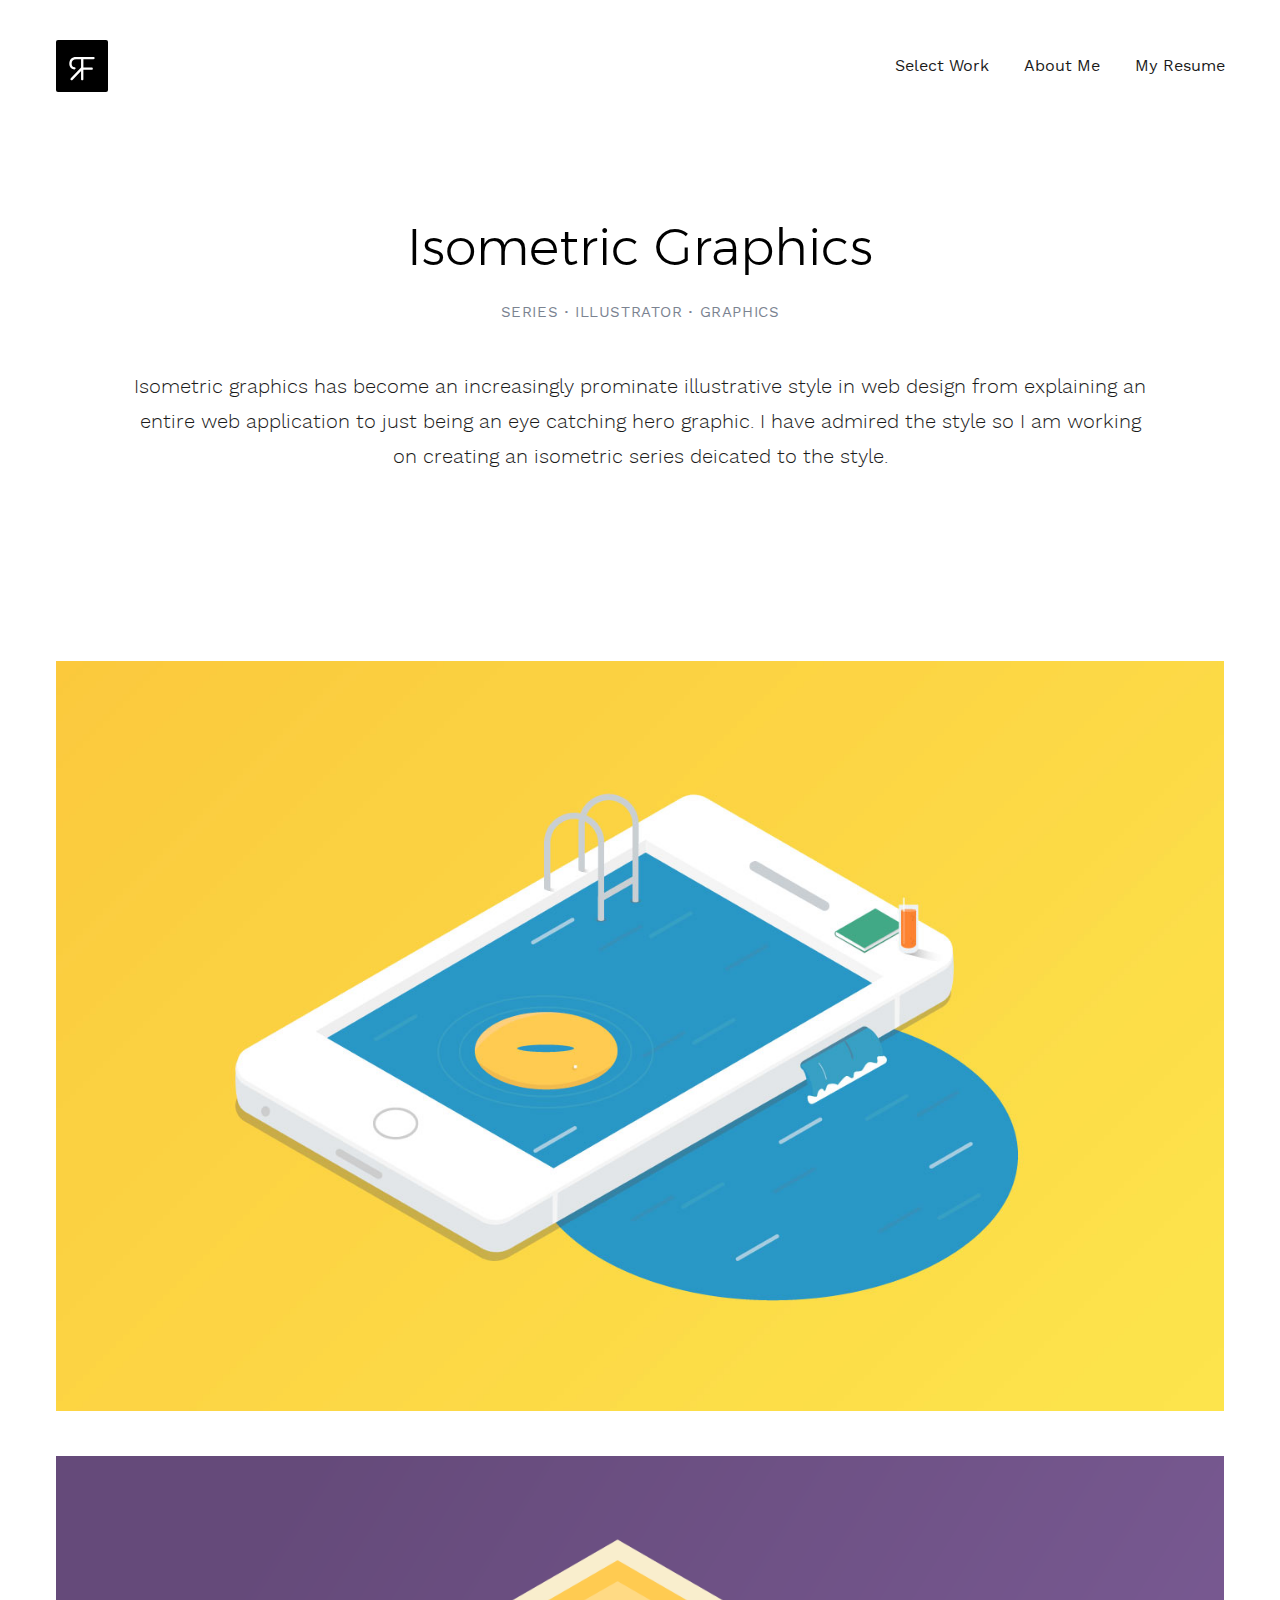
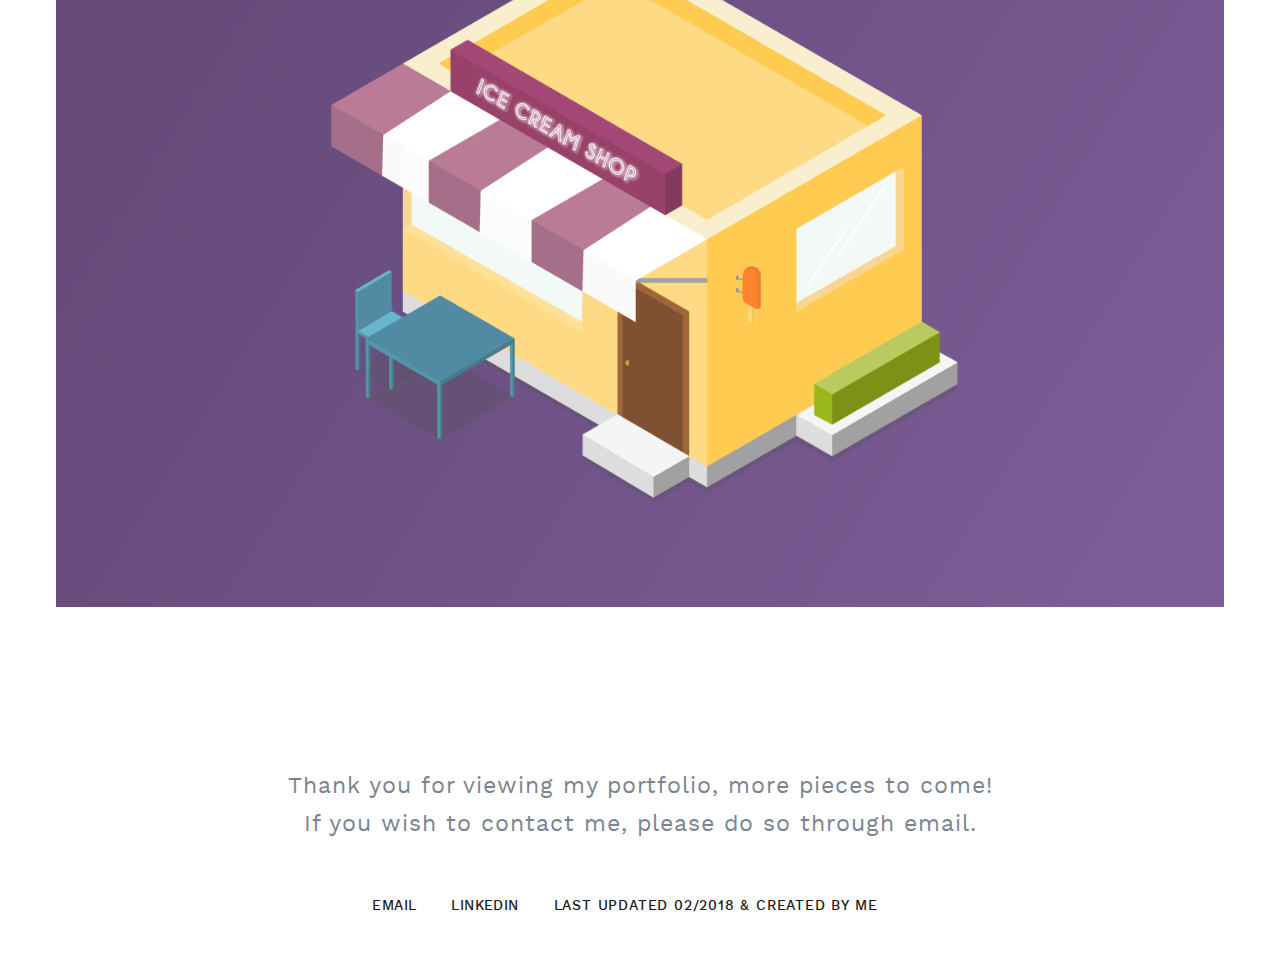
<file: isometric.html>
<!DOCTYPE html>
<html lang="en-US" data-useragent="Mozilla/5.0 (compatible; MSIE 10.0; Windows NT 6.2; Trident/6.0)">
    
<head>
    <meta name="viewport" content="width=device-width, initial-scale=1.0">
    <meta charset="utf-8" />
    
    <title>Rachel J. Frazer | Personal Portfolio</title>
    <link rel="shortcut icon" type="image/x-icon" href="assets/images/favicon.png"/>
    
    <script type="text/javascript" src="assets/js/jquery-3.3.1.min.js"></script>
    
    <link rel="stylesheet" href="assets/css/main.css" type="text/css">
    <link rel="stylesheet" href="assets/css/materialize.css" type="text/css">

    <script src="assets/js/custom.js"></script>
    <script src="assets/js/materialize.min.js"></script>
</head>

<body>
<svg style="position: absolute; width: 0; height: 0; overflow: hidden;" version="1.1" xmlns="http://www.w3.org/2000/svg" xmlns:xlink="http://www.w3.org/1999/xlink">
    <defs>    
        <symbol id="icon-monogram" viewBox="0 0 32 32">
            <path d="M25.232 7.152h-13.968c-3.376 0-5.408 2.064-5.424 5.536 0 1.344 0.464 2.544 1.296 3.376 0.736 0.736 1.744 1.152 2.816 1.152 0.512 0 0.928-0.416 0.928-0.928s-0.416-0.928-0.928-0.928c-0.592 0-1.104-0.208-1.504-0.608-0.496-0.496-0.752-1.2-0.752-2.064 0.016-2.448 1.216-3.68 3.568-3.68h3.984v6.608l-8.208 8.672c-0.176 0.176-0.272 0.432-0.256 0.688 0.016 0.24 0.112 0.48 0.288 0.624 0.16 0.16 0.4 0.256 0.64 0.256 0.256 0 0.512-0.112 0.672-0.288l6.864-7.248v6.608c0 0.512 0.416 0.928 0.928 0.928s0.928-0.416 0.928-0.928v-7.488h6.656c0.512 0 0.928-0.416 0.928-0.928s-0.416-0.928-0.928-0.928h-6.64v-6.56h8.112c0.512 0 0.928-0.416 0.928-0.928 0-0.528-0.416-0.944-0.928-0.944z"></path>
        </symbol>
    </defs>
</svg>
    

    <header id="fixed" class="site-header">
        <div class="fixed-header">
            <div class="header-wrap">
                <div class="nav-container">
                    <nav class="navbar">
                        <div class="monogram">
                            <a href="index.html"><svg class="icon monogram-icon"><use xlink:href="#icon-monogram"></use></svg></a>
                        </div>
                        <div class="mobile-menu">
                            <a id="mobileNav" class="mobile-nav">
                                <span class="hamburger"></span>
                            </a>
                        </div>
                        <ul class="main-menu">
                            <li class="item"><a href="index.html">Select Work</a></li>
                            <li class="item"><a href="about.html">About Me</a></li>
                            <li class="item"><a onclick="openPDF('assets/images/RachelFrazer_ResumeWB.pdf');">My Resume</a></li>
                        </ul>
                    </nav>
                </div>
            </div>
        </div>
    </header>

    <div class="pagination" style="display:none;">
        <div class="previous">
            <div class="sidebar">
                <a href="">Previous</a>
            </div>
        </div>
        <div class="forward">
            <div class="sidebar">
                <a href="">Forward</a>
            </div>
        </div>
    </div>
    
    <div class="site-wrapper">
        <main class="main-content">
            <div class="section-wrapper extra-margin">
                <div class="container">
                    <div class="row">
                        <div class="col s12">
                            <div class="content">
                                <div class="content-wrap project-content">
                                    <div class="title">
                                        <h1>Isometric Graphics</h1>
                                        <h2>
                                            Series
                                            <span>.</span>
                                            Illustrator
                                            <span>.</span>
                                            Graphics
                                        </h2>
                                    </div>
                                    <div class="summary">
                                        <p>Isometric graphics has become an increasingly prominate illustrative style in web design from explaining an entire web application to just being an eye catching hero graphic. I have admired the style so I am working on creating an isometric series deicated to the style.</p>
                                    </div>
                                </div>
                            </div>
                        </div>
                    </div>
                </div>
            </div>
        </main>
        
        <section class="project">
            <div class="section-wrapper">
                <div class="full-container">
                    <div class="project-image-wrapper">
                        <figure class="displaybox">
                            <img src="assets/images/isometric/isometric_poolFinal.jpg" alt="iPhone Pool Graphic">
                        </figure>
                        <figure class="displaybox">
                            <img src="assets/images/isometric/isometric_shopFinal.png" alt="Ice Cream Shop Graphic">
                        </figure>
                    </div>
                </div>
            </div>
        </section>

    </div>
   
    <footer class="fixed-footer">
        <div class="section-wrapper">
            <div class="container">
                <nav class="footer-nav">
                    <div class="top-footer">
                        <div class="note">
                            <h2>Thank you for viewing my portfolio, more pieces to come!</h2>
                            <p>If you wish to contact me, please do so through email.</p>
                        </div>
                    </div>
                    <div class="main-footer-nav">
                        <li class="item"><a href="mailto:racheljfrazer@gmail.com">Email</a></li>
                        <li class="item"><a href="https://www.linkedin.com/in/rachel-frazer-488032b4/" target="_blank">Linkedin</a></li>
                        <li class="item copyright">Last Updated 02/2018 &amp; Created by me</li>
                    </div>
                </nav>
            </div>
        </div>
    </footer>
</body>   
</html>
</file>
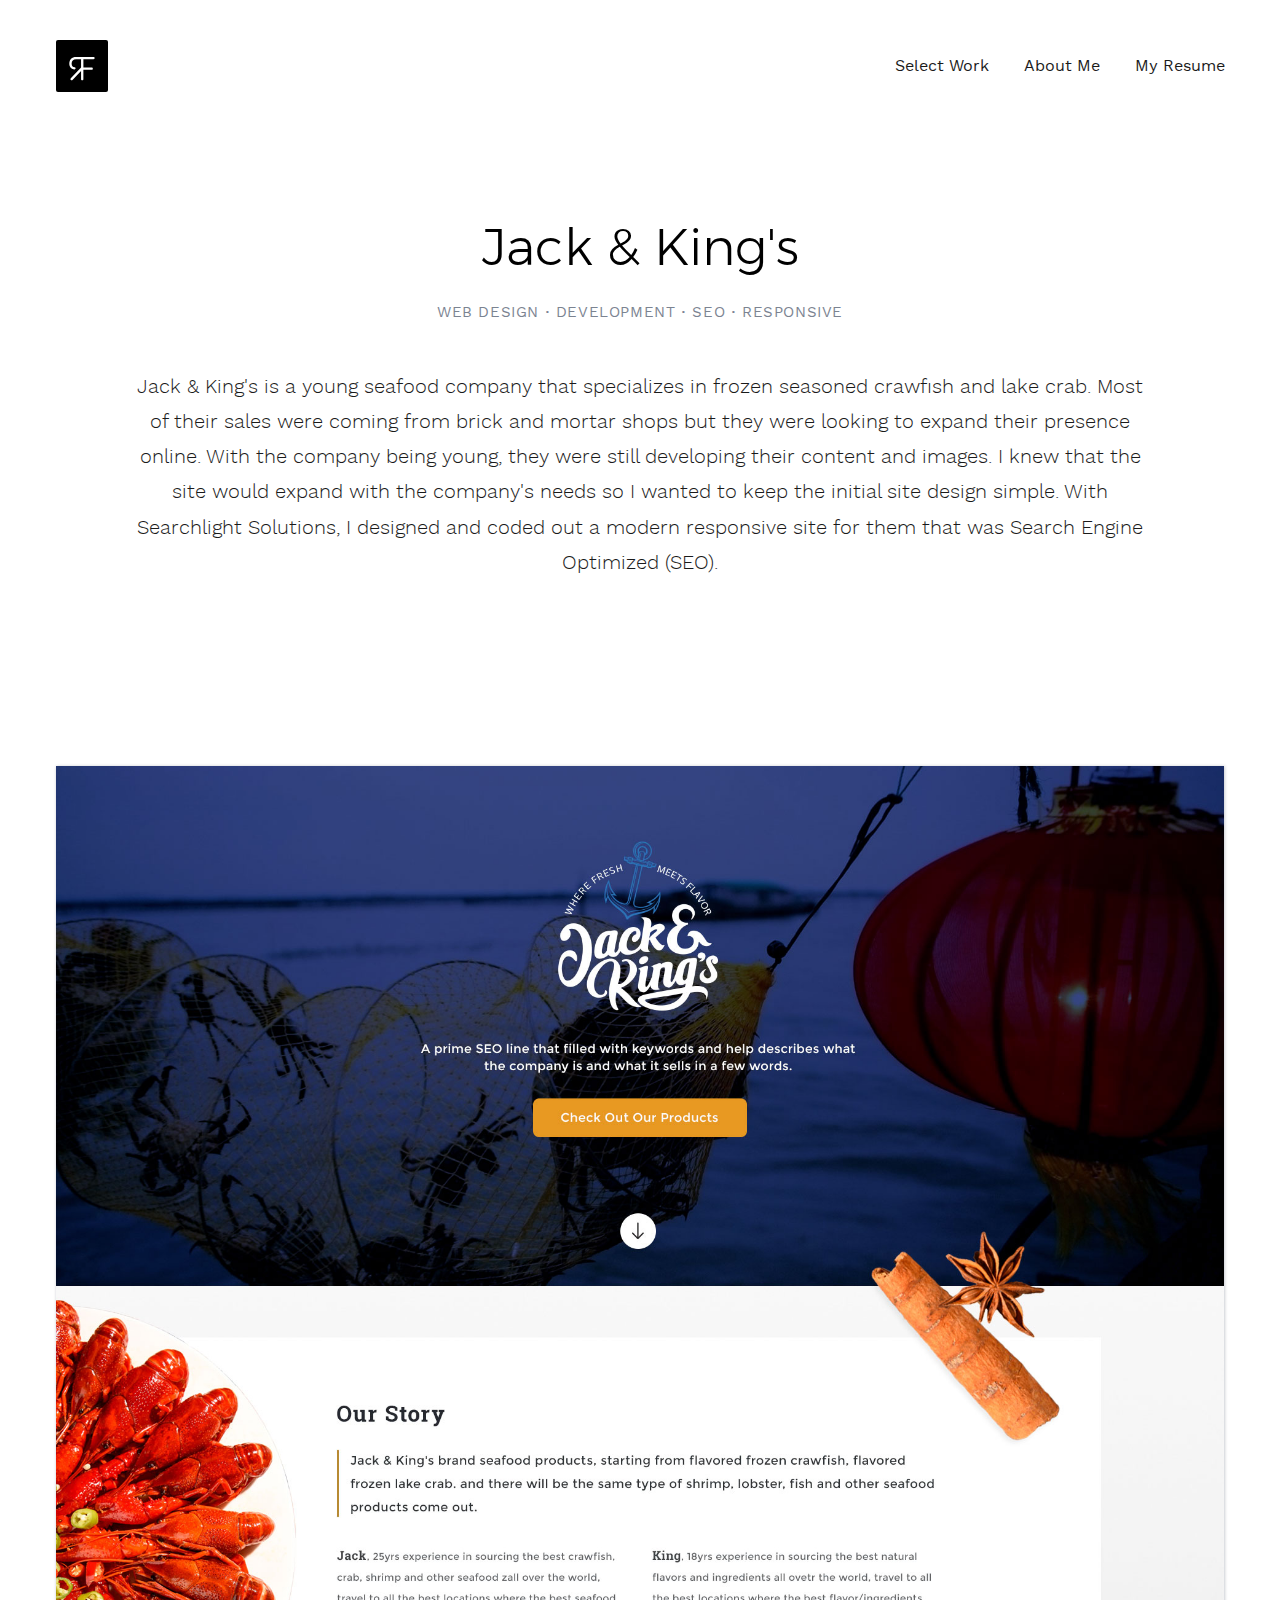
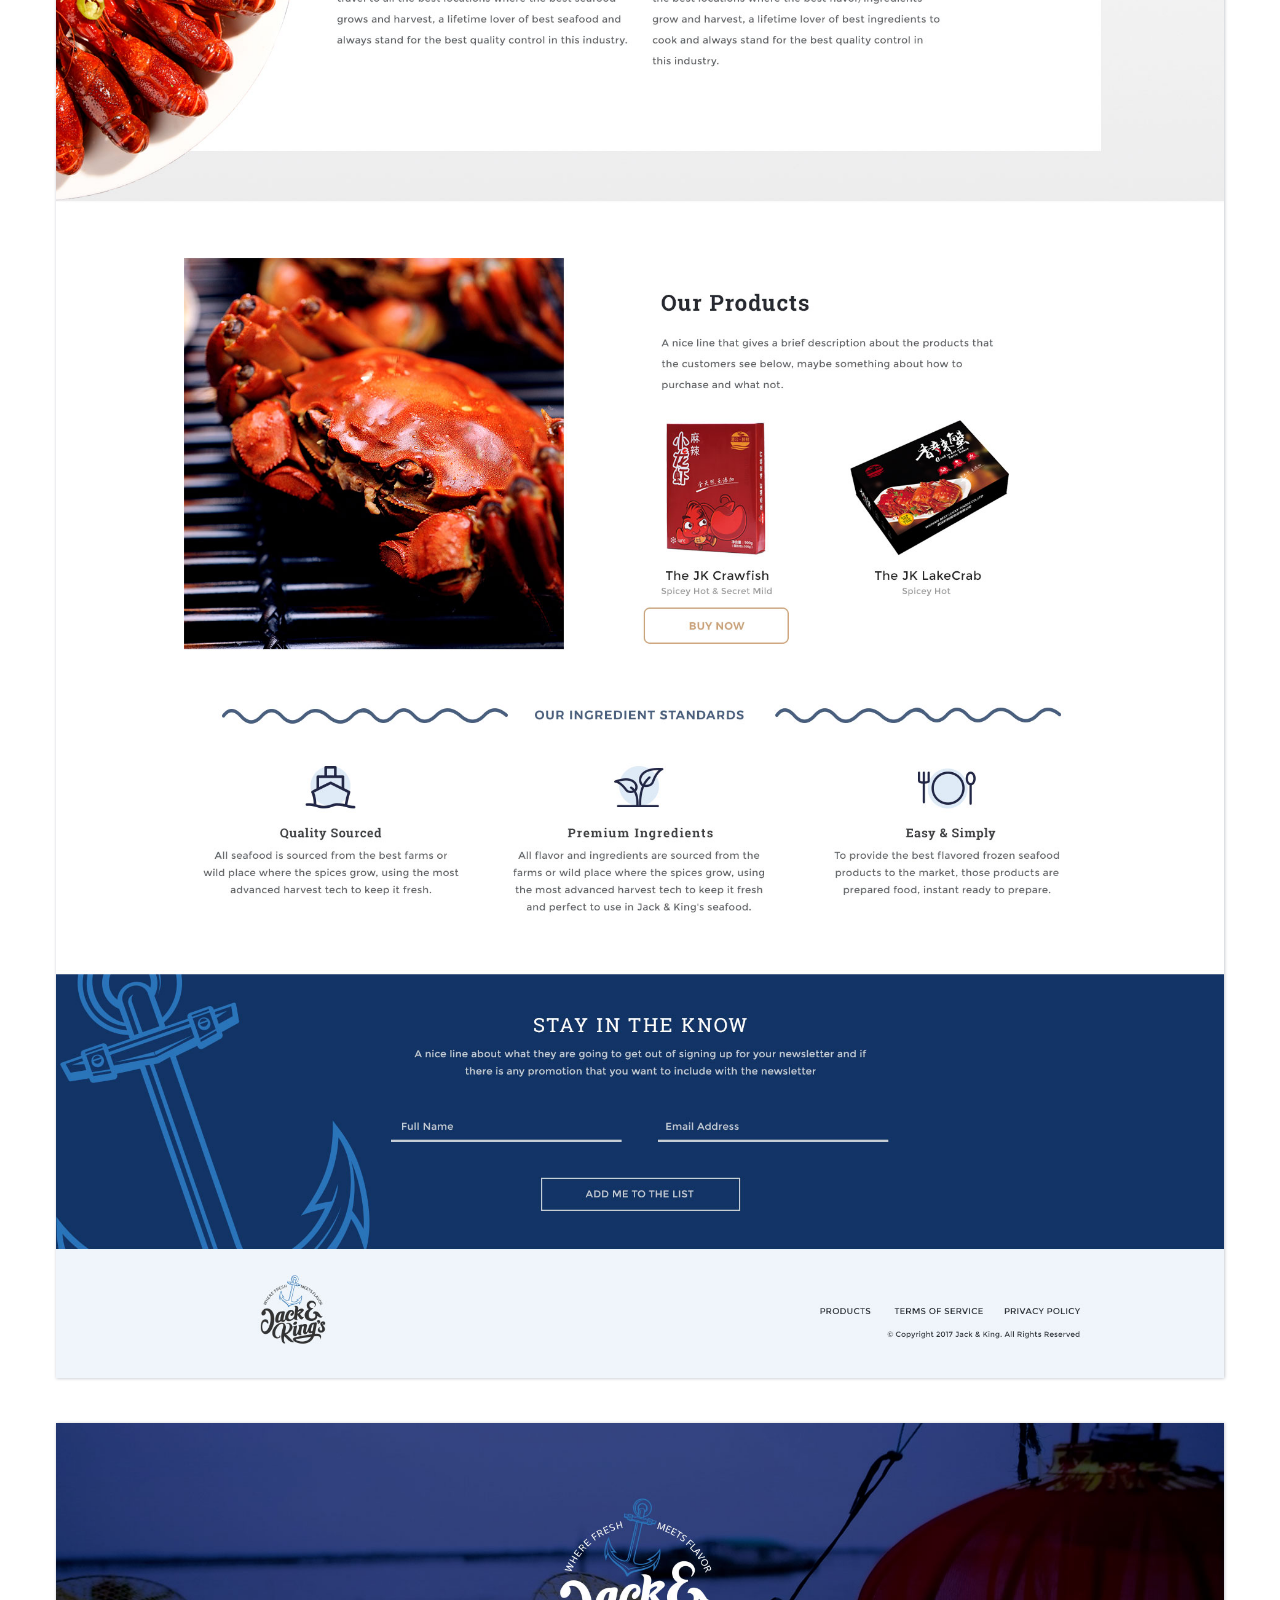
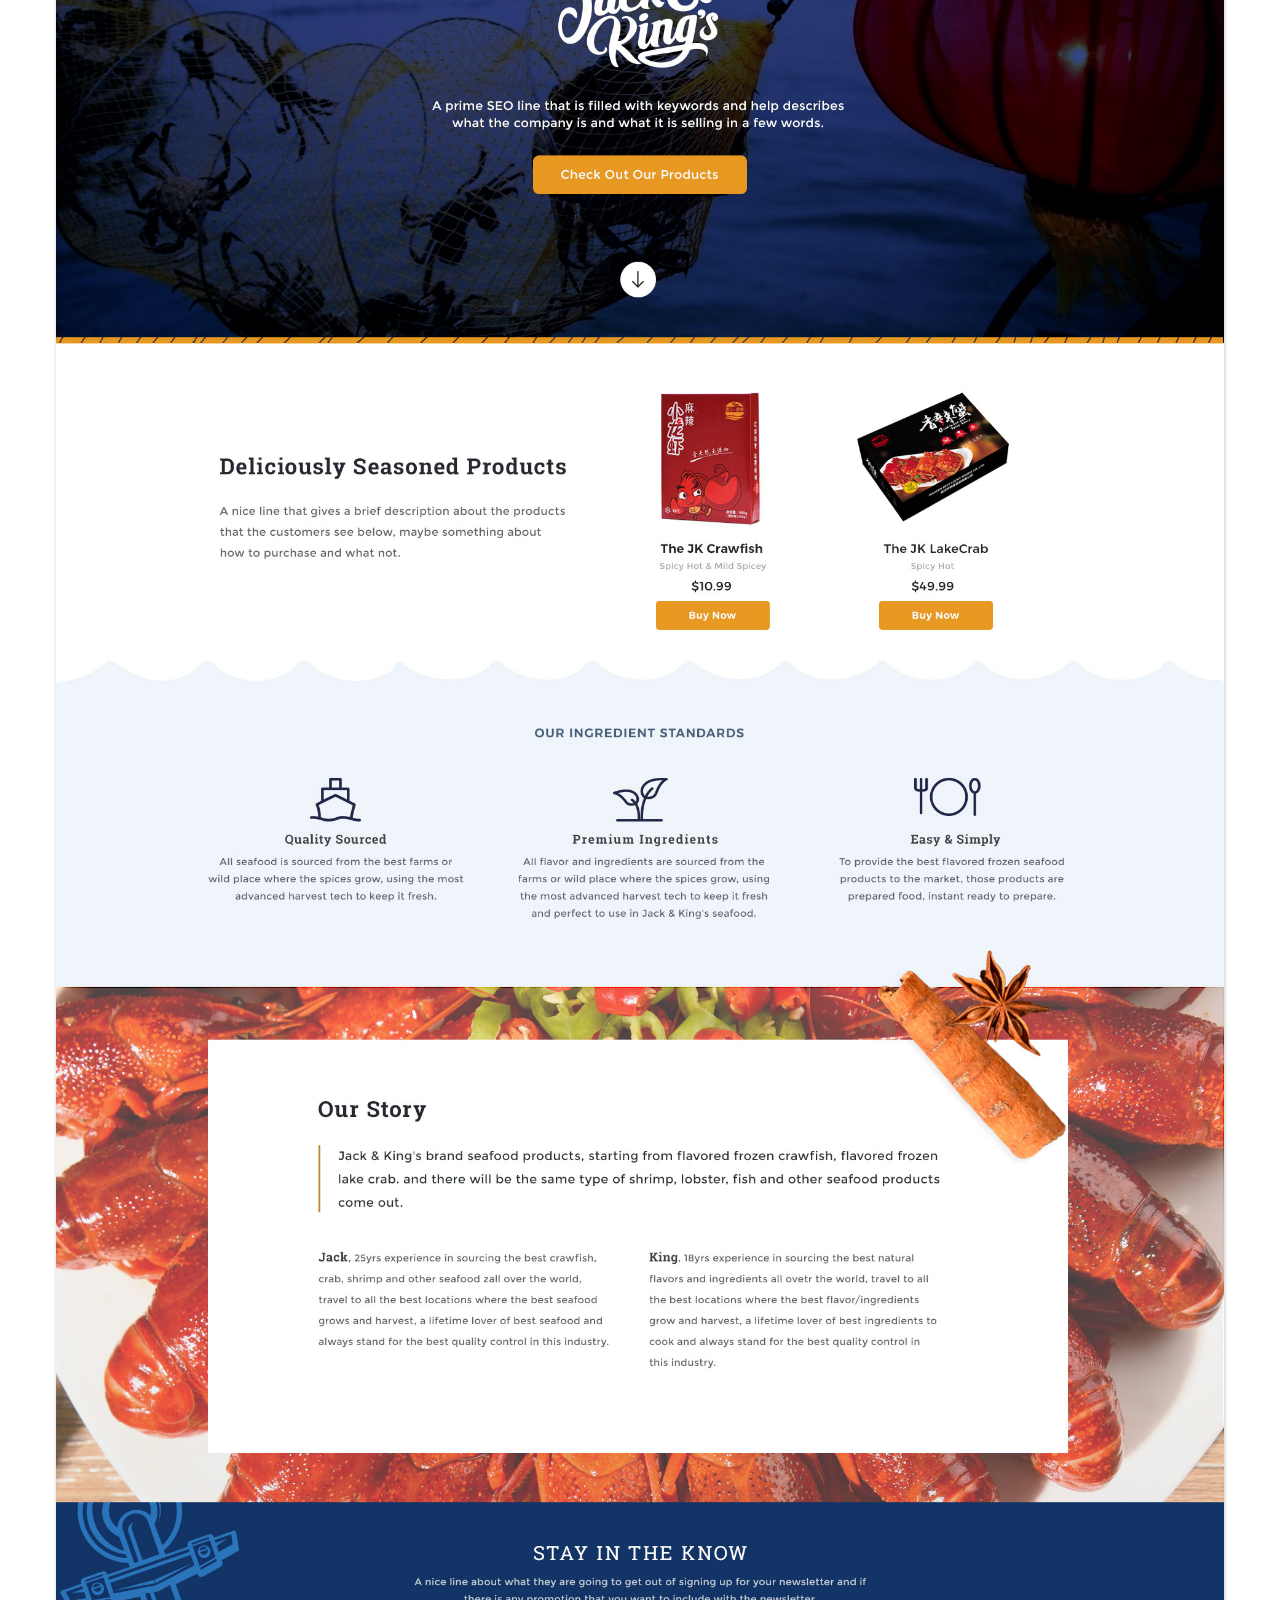
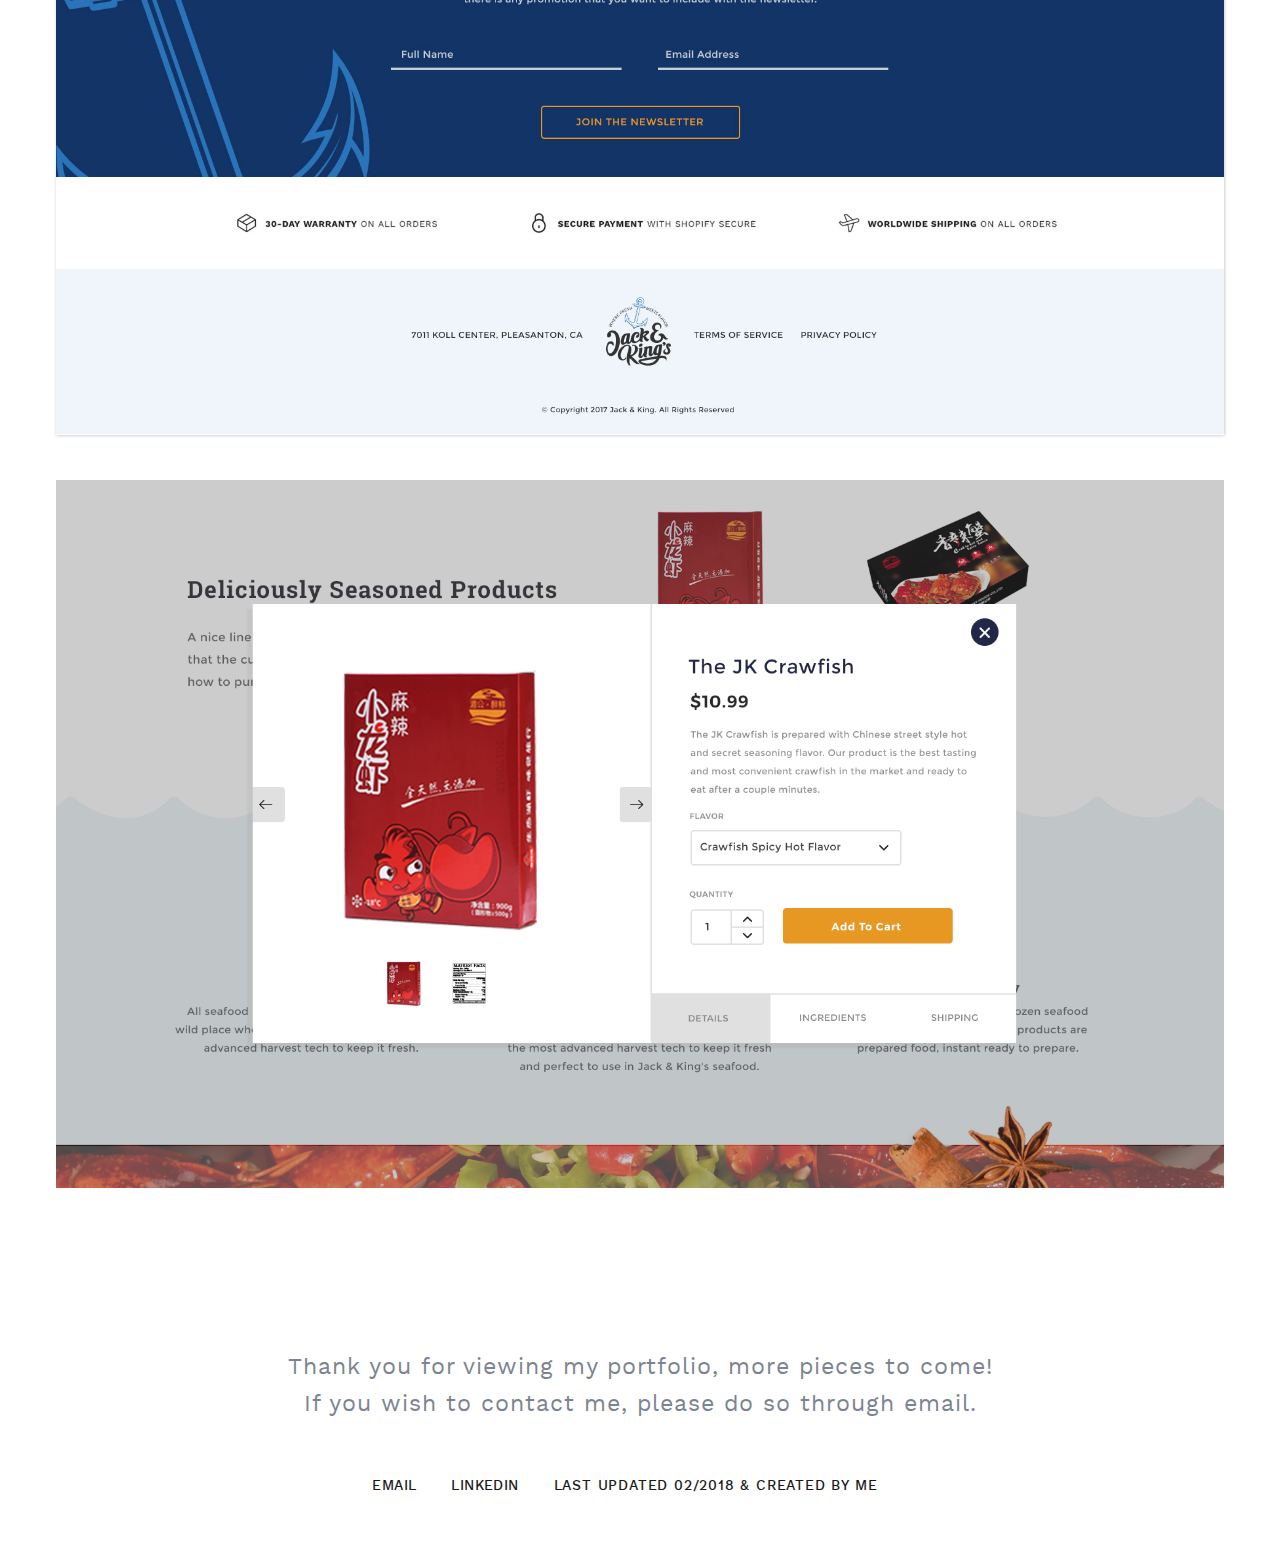
<file: jack-king.html>
<!DOCTYPE html>
<html lang="en-US" data-useragent="Mozilla/5.0 (compatible; MSIE 10.0; Windows NT 6.2; Trident/6.0)">
    
<head>
    <meta name="viewport" content="width=device-width, initial-scale=1.0">
    <meta charset="utf-8" />
    
    <title>Rachel J. Frazer - Portfolio</title>
    <link rel="shortcut icon" type="image/x-icon" href="assets/images/favicon.png"/>
    
    <script type="text/javascript" src="assets/js/jquery-3.3.1.min.js"></script>
    
    <link rel="stylesheet" href="assets/css/main.css" type="text/css">
    <link rel="stylesheet" href="assets/css/materialize.css" type="text/css">

    <script src="assets/js/custom.js"></script>
    <script src="assets/js/materialize.min.js"></script>
</head>

<body>
 <svg style="position: absolute; width: 0; height: 0; overflow: hidden;" version="1.1" xmlns="http://www.w3.org/2000/svg" xmlns:xlink="http://www.w3.org/1999/xlink">
    <defs>    
        <symbol id="icon-monogram" viewBox="0 0 32 32">
            <path d="M25.232 7.152h-13.968c-3.376 0-5.408 2.064-5.424 5.536 0 1.344 0.464 2.544 1.296 3.376 0.736 0.736 1.744 1.152 2.816 1.152 0.512 0 0.928-0.416 0.928-0.928s-0.416-0.928-0.928-0.928c-0.592 0-1.104-0.208-1.504-0.608-0.496-0.496-0.752-1.2-0.752-2.064 0.016-2.448 1.216-3.68 3.568-3.68h3.984v6.608l-8.208 8.672c-0.176 0.176-0.272 0.432-0.256 0.688 0.016 0.24 0.112 0.48 0.288 0.624 0.16 0.16 0.4 0.256 0.64 0.256 0.256 0 0.512-0.112 0.672-0.288l6.864-7.248v6.608c0 0.512 0.416 0.928 0.928 0.928s0.928-0.416 0.928-0.928v-7.488h6.656c0.512 0 0.928-0.416 0.928-0.928s-0.416-0.928-0.928-0.928h-6.64v-6.56h8.112c0.512 0 0.928-0.416 0.928-0.928 0-0.528-0.416-0.944-0.928-0.944z"></path>
        </symbol>
        <symbol id="icon-stencil" viewBox="0 0 128 32">
            <path fill="#fff" style="fill: var(--color1, #fff)" d="M46.592 14.72c-0.64 0-1.216 0.192-1.728 0.576s-0.768 0.896-0.768 1.6h4.736c0-0.704-0.192-1.216-0.64-1.6s-0.96-0.576-1.6-0.576z"></path>
            <path fill="#fff" style="fill: var(--color1, #fff)" d="M94.4 19.008c0 0.384 0.128 0.704 0.448 0.896s0.768 0.32 1.28 0.32 1.024-0.128 1.472-0.448c0.384-0.32 0.64-0.704 0.64-1.28v-0.704h-1.92c-1.344 0-1.92 0.384-1.92 1.216z"></path>
            <path fill="#fff" style="fill: var(--color1, #fff)" d="M16.064 19.008c0 0.384 0.128 0.704 0.448 0.896s0.768 0.32 1.28 0.32c0.576 0 1.024-0.128 1.472-0.448 0.384-0.32 0.64-0.704 0.64-1.28v-0.704h-1.92c-1.28 0-1.92 0.384-1.92 1.216z"></path>
            <path fill="#fff" style="fill: var(--color1, #fff)" d="M10.304 12.8c-0.384-0.256-1.088-0.384-2.048-0.384h-2.304v3.84h2.24c1.024 0 1.728-0.128 2.112-0.448s0.576-0.832 0.576-1.536-0.192-1.216-0.576-1.472z"></path>
            <path fill="#fff" style="fill: var(--color1, #fff)" d="M0 0v32h128v-32h-128zM10.88 21.568l-2.56-3.648h-2.368v3.648h-1.856v-10.816h4.032c1.664 0 2.816 0.256 3.52 0.832s1.088 1.472 1.088 2.688c0 1.792-0.768 2.88-2.368 3.392l2.816 3.904h-2.304zM21.632 21.568h-1.6v-1.088c-0.704 0.832-1.6 1.216-2.752 1.216-0.832 0-1.536-0.256-2.112-0.704-0.576-0.512-0.832-1.152-0.832-1.92s0.32-1.408 0.896-1.792c0.576-0.384 1.408-0.576 2.432-0.576h2.24v-0.32c0-1.088-0.576-1.664-1.792-1.664-0.768 0-1.536 0.256-2.368 0.832l-0.768-1.088c1.024-0.768 2.112-1.216 3.392-1.216 0.96 0 1.792 0.256 2.368 0.768 0.64 0.512 0.896 1.28 0.896 2.304v5.248zM27.648 21.696c-1.152 0-2.112-0.384-2.944-1.152s-1.216-1.792-1.216-3.072c0-1.28 0.448-2.304 1.28-3.072s1.92-1.216 3.136-1.216 2.304 0.448 3.136 1.28l-1.024 1.28c-0.704-0.64-1.408-0.896-2.176-0.896-0.704 0-1.344 0.256-1.856 0.704-0.512 0.512-0.768 1.088-0.768 1.856s0.256 1.408 0.768 1.92 1.152 0.768 1.92 0.768 1.472-0.32 2.176-1.024l1.024 1.088c-0.96 1.024-2.112 1.536-3.456 1.536zM40.512 21.568h-1.728v-4.48c0-1.536-0.64-2.304-1.856-2.304-0.576 0-1.152 0.192-1.536 0.576-0.448 0.384-0.64 0.96-0.64 1.728v4.48h-1.728v-11.456h1.728v4.736c0.256-0.512 0.64-0.896 1.152-1.216 0.512-0.256 1.024-0.448 1.6-0.448 0.96 0 1.664 0.32 2.24 0.832 0.576 0.576 0.832 1.408 0.832 2.432v5.12zM50.56 18.24h-6.464c0.064 0.576 0.32 1.088 0.832 1.472s1.088 0.576 1.728 0.576c1.024 0 1.792-0.32 2.368-0.96l0.96 1.088c-0.896 0.896-2.048 1.408-3.456 1.408-1.152 0-2.112-0.384-2.944-1.152s-1.216-1.792-1.216-3.072c0-1.28 0.384-2.304 1.216-3.072s1.792-1.152 2.944-1.152c1.152 0 2.048 0.32 2.88 1.024 0.768 0.64 1.152 1.6 1.152 2.752v1.088zM54.208 21.568h-1.728v-11.456h1.728v11.456zM66.752 17.92c0 1.28-0.32 2.176-0.96 2.816s-1.472 0.96-2.432 0.96c-1.28 0-2.304-0.448-3.2-1.344l1.024-1.408c0.704 0.64 1.408 1.024 2.048 1.024 0.448 0 0.896-0.128 1.216-0.448s0.512-0.768 0.512-1.408v-5.568h-3.456v-1.6h5.248v6.976zM71.040 21.312c-0.256 0.256-0.512 0.32-0.832 0.32s-0.576-0.128-0.832-0.32c-0.256-0.192-0.32-0.512-0.32-0.832s0.128-0.576 0.32-0.832c0.192-0.256 0.512-0.32 0.832-0.32s0.576 0.128 0.832 0.32c0.192 0.192 0.32 0.512 0.32 0.832 0 0.384-0.128 0.64-0.32 0.832zM85.312 12.48h-5.376v2.944h4.8v1.664h-4.8v4.48h-1.856v-10.816h7.168l0.064 1.728zM91.52 14.976c-0.832 0-1.472 0.256-1.92 0.832s-0.64 1.28-0.64 2.24v3.52h-1.728v-8.256h1.728v1.664c0.256-0.512 0.64-0.96 1.152-1.28s0.96-0.512 1.536-0.512v1.728h-0.128zM99.904 21.568h-1.6v-1.088c-0.704 0.832-1.6 1.216-2.752 1.216-0.832 0-1.536-0.256-2.112-0.704-0.576-0.512-0.832-1.152-0.832-1.92s0.32-1.408 0.896-1.792c0.576-0.384 1.408-0.576 2.432-0.576h2.24v-0.32c0-1.088-0.64-1.664-1.792-1.664-0.768 0-1.536 0.256-2.368 0.832l-0.768-1.088c1.024-0.768 2.112-1.216 3.392-1.216 0.96 0 1.792 0.256 2.368 0.768 0.64 0.512 0.896 1.28 0.896 2.304v5.248zM108.736 21.568h-6.976v-1.664l4.48-5.056h-4.16v-1.472h6.4v1.536l-4.608 5.12h4.864v1.536zM118.336 18.24h-6.464c0.064 0.576 0.32 1.088 0.832 1.472s1.088 0.576 1.728 0.576c1.024 0 1.792-0.32 2.368-0.96l0.96 1.088c-0.896 0.896-2.048 1.408-3.456 1.408-1.152 0-2.112-0.384-2.944-1.152s-1.216-1.792-1.216-3.072c0-1.28 0.384-2.304 1.216-3.072s1.792-1.152 2.88-1.152 2.048 0.32 2.88 1.024c0.768 0.64 1.152 1.6 1.152 2.752v1.088zM124.544 14.976c-0.832 0-1.472 0.256-1.92 0.832s-0.64 1.28-0.64 2.24v3.52h-1.728v-8.256h1.728v1.664c0.256-0.512 0.64-0.96 1.152-1.28s0.96-0.512 1.536-0.512v1.728h-0.128z"></path>
            <path fill="#fff" style="fill: var(--color1, #fff)" d="M114.368 14.72c-0.64 0-1.216 0.192-1.728 0.576s-0.768 0.896-0.768 1.6h4.736c0-0.704-0.192-1.216-0.64-1.6s-0.96-0.576-1.6-0.576z"></path>
        </symbol>
        <symbol id="icon-coding" viewBox="0 0 32 32">
            <path d="M14.185 21.044c0.041 0.017 0.081 0.023 0.122 0.023 0.145 0 0.273-0.093 0.326-0.227l3.025-8.058c0.070-0.18-0.023-0.384-0.204-0.448-0.18-0.070-0.384 0.023-0.448 0.204l-3.025 8.058c-0.070 0.18 0.023 0.384 0.204 0.448z"></path>
            <path d="M7.895 17.268l5.289 2.991c0.052 0.029 0.111 0.047 0.175 0.047 0.128 0 0.244-0.070 0.303-0.175 0.093-0.169 0.035-0.378-0.134-0.477l-4.812-2.723 4.87-3.473c0.076-0.052 0.128-0.134 0.14-0.227 0.017-0.093-0.006-0.186-0.058-0.262s-0.134-0.128-0.227-0.14c-0.093-0.017-0.186 0.006-0.262 0.058l-5.312 3.788c-0.099 0.070-0.151 0.18-0.145 0.303 0.006 0.128 0.070 0.233 0.175 0.291z"></path>
            <path d="M18.124 13.585l4.87 3.473-4.812 2.723c-0.116 0.064-0.18 0.186-0.175 0.308 0 0.023 0.006 0.047 0.006 0.070 0.006 0.035 0.017 0.064 0.035 0.099 0.064 0.111 0.18 0.175 0.303 0.175 0.058 0 0.116-0.017 0.175-0.047l5.289-2.991c0.105-0.058 0.169-0.169 0.175-0.285 0.006-0.122-0.047-0.233-0.145-0.303l-5.312-3.788c-0.076-0.052-0.169-0.076-0.262-0.058s-0.175 0.064-0.227 0.14c-0.052 0.076-0.076 0.169-0.058 0.262 0.017 0.087 0.064 0.163 0.14 0.221z"></path>
            <path d="M29.457 3.258h-27.072c-0.239 0-0.436 0.198-0.436 0.436v24.471c0 0.239 0.198 0.436 0.436 0.436h27.072c0.239 0 0.436-0.198 0.436-0.436v-24.471c0-0.239-0.192-0.436-0.436-0.436zM2.356 6.656h27.13v21.51c0 0.017-0.012 0.029-0.029 0.029h-27.072c-0.017 0-0.029-0.012-0.029-0.029v-21.51zM2.385 3.665h27.072c0.017 0 0.029 0.012 0.029 0.029v2.554h-27.13v-2.554c0-0.017 0.012-0.029 0.029-0.029z"></path>
            <path d="M3.788 5.539c0.32 0 0.582-0.262 0.582-0.582s-0.262-0.582-0.582-0.582-0.582 0.262-0.582 0.582 0.262 0.582 0.582 0.582zM3.788 4.666c0.163 0 0.291 0.128 0.291 0.291s-0.128 0.291-0.291 0.291-0.291-0.128-0.291-0.291 0.128-0.291 0.291-0.291z"></path>
            <path d="M5.44 5.539c0.32 0 0.582-0.262 0.582-0.582s-0.262-0.582-0.582-0.582-0.582 0.262-0.582 0.582 0.262 0.582 0.582 0.582zM5.44 4.666c0.163 0 0.291 0.128 0.291 0.291s-0.128 0.291-0.291 0.291-0.291-0.128-0.291-0.291 0.128-0.291 0.291-0.291z"></path>
            <path d="M7.267 5.539c0.32 0 0.582-0.262 0.582-0.582s-0.262-0.582-0.582-0.582-0.582 0.262-0.582 0.582 0.262 0.582 0.582 0.582zM7.267 4.666c0.163 0 0.291 0.128 0.291 0.291s-0.128 0.291-0.291 0.291-0.291-0.128-0.291-0.291 0.134-0.291 0.291-0.291z"></path>
        </symbol>
        <symbol id="icon-forward" viewBox="0 0 32 32">
            <path d="M8.995 28.41c0.279 0 0.559-0.099 0.78-0.303l12.294-11.212c0.239-0.221 0.378-0.529 0.378-0.855s-0.134-0.634-0.378-0.855l-12.288-11.293c-0.471-0.436-1.204-0.401-1.641 0.070s-0.401 1.204 0.070 1.641l11.357 10.432-11.357 10.356c-0.471 0.431-0.506 1.169-0.076 1.641 0.233 0.25 0.547 0.378 0.861 0.378z"></path>
        </symbol>
        <symbol id="icon-previous" viewBox="0 0 32 32">
            <path d="M21.289 28.41c-0.279 0-0.559-0.099-0.78-0.303l-12.294-11.206c-0.239-0.221-0.378-0.529-0.378-0.855s0.134-0.634 0.378-0.855l12.288-11.299c0.471-0.436 1.204-0.401 1.641 0.070s0.401 1.204-0.070 1.641l-11.357 10.432 11.357 10.356c0.471 0.431 0.506 1.169 0.076 1.641-0.233 0.25-0.547 0.378-0.861 0.378z"></path>
        </symbol>
    </defs>
</svg>
    

    <header id="fixed" class="site-header">
        <div class="fixed-header">
            <div class="header-wrap">
                <div class="nav-container">
                    <nav class="navbar">
                        <div class="monogram">
                            <a href="index.html"><svg class="icon monogram-icon"><use xlink:href="#icon-monogram"></use></svg></a>
                        </div>
                        <div class="mobile-menu">
                            <a id="mobileNav" class="mobile-nav">
                                <span class="hamburger"></span>
                            </a>
                        </div>
                        <ul class="main-menu">
                            <li class="item"><a href="index.html">Select Work</a></li>
                            <li class="item"><a href="about.html">About Me</a></li>
                            <li class="item"><a onclick="openPDF('assets/images/RachelFrazer_ResumeWB.pdf');">My Resume</a></li>
                        </ul>
                    </nav>
                </div>
            </div>
        </div>
    </header>

    <div class="pagination" style="display:none;">
        <div class="previous">
            <div class="sidebar">
                <a href="">Previous</a>
            </div>
        </div>
        <div class="forward">
            <div class="sidebar">
                <a href="">Forward</a>
            </div>
        </div>
    </div>
    
    <div class="site-wrapper">
        <main class="main-content">
            <div class="section-wrapper extra-margin">
                <div class="container">
                    <div class="row">
                        <div class="col s12">
                            <div class="content">
                                <div class="content-wrap project-content">
                                    <div class="title">
                                        <h1>Jack &amp; King's</h1>
                                        <h2>
                                            Web Design
                                            <span>.</span>
                                            Development
                                            <span>.</span>
                                            SEO
                                            <span>.</span>
                                            Responsive
                                        </h2>
                                    </div>
                                    <div class="summary">
                                        <p>Jack &amp; King's is a young seafood company that specializes in frozen seasoned crawfish and lake crab. Most of their sales were coming from brick and mortar shops but they were looking to expand their presence online. With the company being young, they were still developing their content and images. I knew that the site would expand with the company's needs so I wanted to keep the initial site design simple. With Searchlight Solutions, I designed and coded out a modern responsive site for them that was Search Engine Optimized (SEO).</p>
                                    </div>
                                </div>
                            </div>
                        </div>
                    </div>
                </div>
            </div>
        </main>
        
        <section class="project">
            <div class="section-wrapper">
                <div class="full-container">
                    <div class="project-image-wrapper">
                        <figure class="displaybox border">
                            <img src="assets/images/jack-king/J&K_home.jpg" alt="Jack &amp; King's Website">
                        </figure>
                        <figure class="displaybox border">
                            <img class="website" src="assets/images/jack-king/J&K_home1.jpg" alt="Jack &amp; King's Website">
                        </figure>
                        <figure class="displaybox">
                            <img src="assets/images/jack-king/quickview.png" alt="Jack &amp; King's product preview">
                        </figure>
                    </div>
                </div>
            </div>
        </section>

    </div>
   
    <footer class="fixed-footer">
        <div class="section-wrapper">
            <div class="container">
                <nav class="footer-nav">
                    <div class="top-footer">
                        <div class="note">
                            <h2>Thank you for viewing my portfolio, more pieces to come!</h2>
                            <p>If you wish to contact me, please do so through email.</p>
                        </div>
                    </div>
                    <div class="main-footer-nav">
                        <li class="item"><a href="mailto:racheljfrazer@gmail.com">Email</a></li>
                        <li class="item"><a href="https://www.linkedin.com/in/rachel-frazer-488032b4/" target="_blank">Linkedin</a></li>
                        <li class="item copyright">Last Updated 02/2018 &amp; Created by me</li>
                    </div>
                </nav>
            </div>
        </div>
    </footer>
</body>   
</html>
</file>
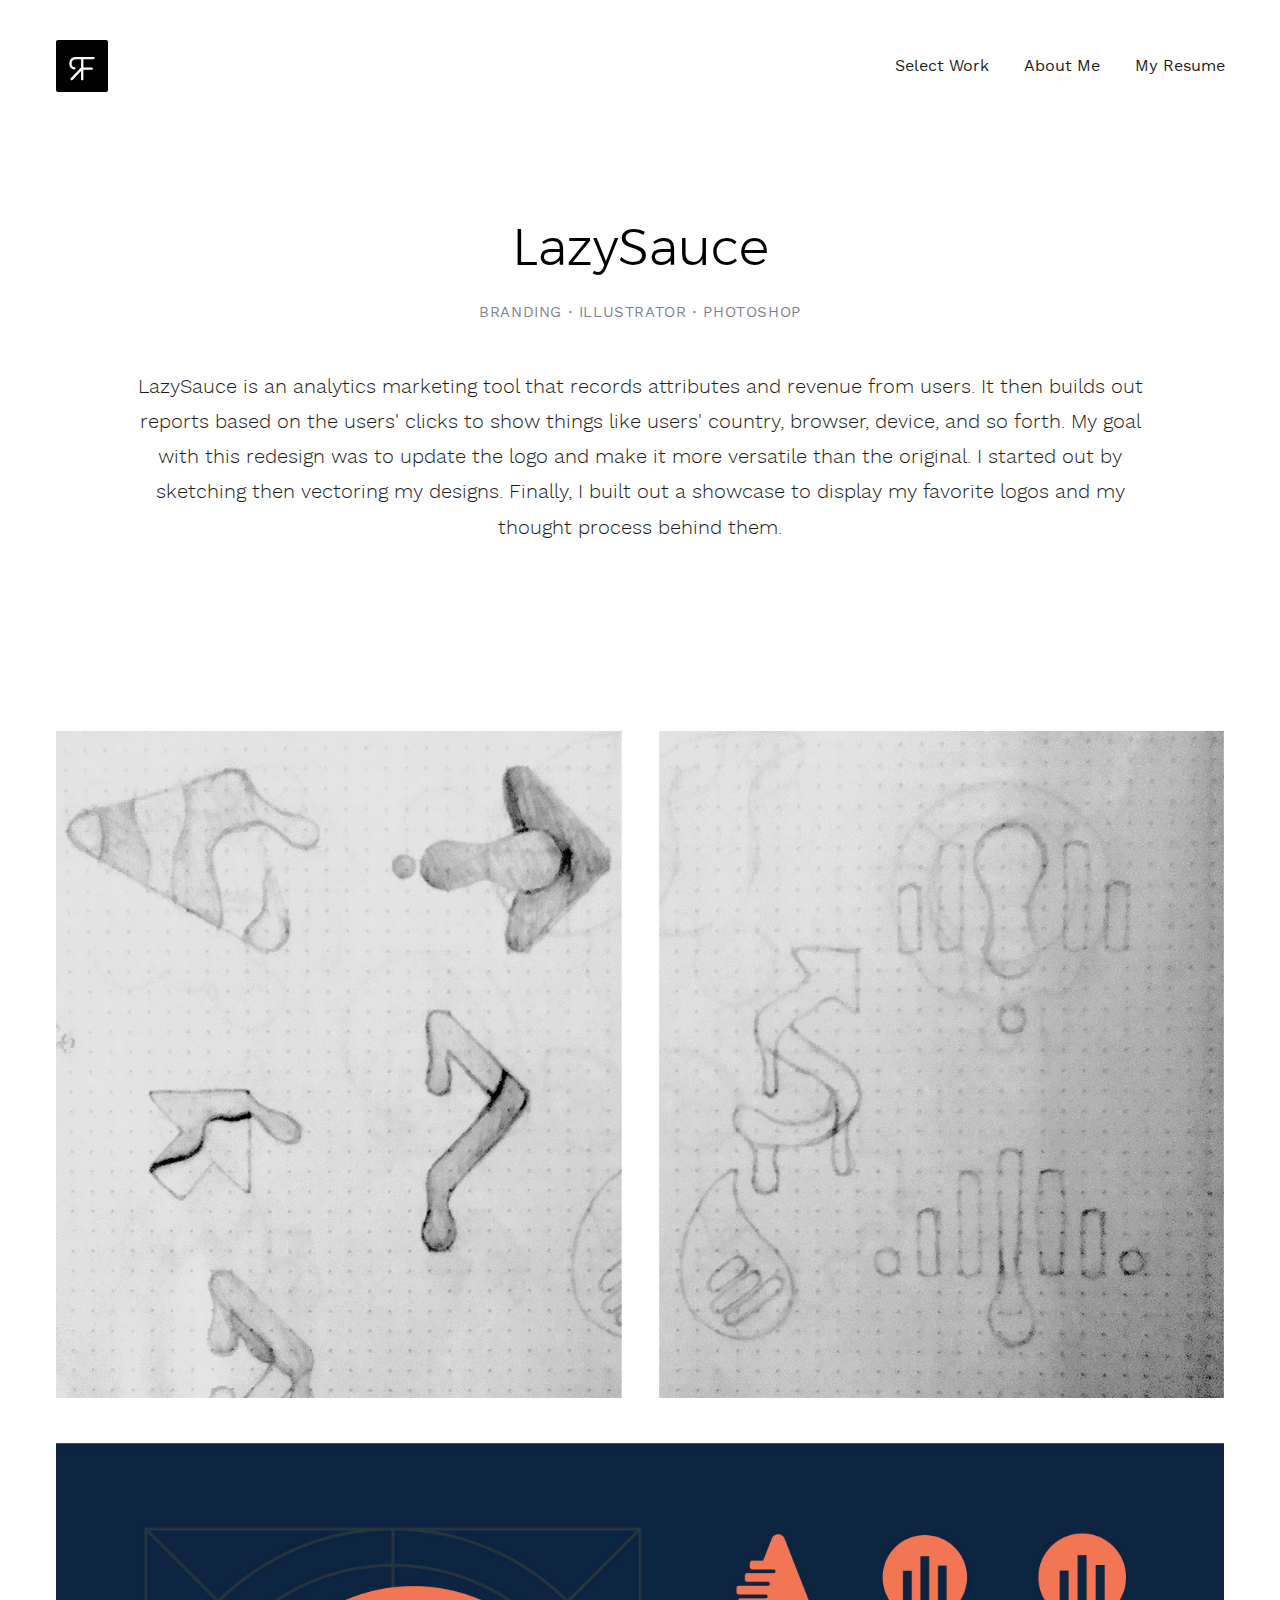
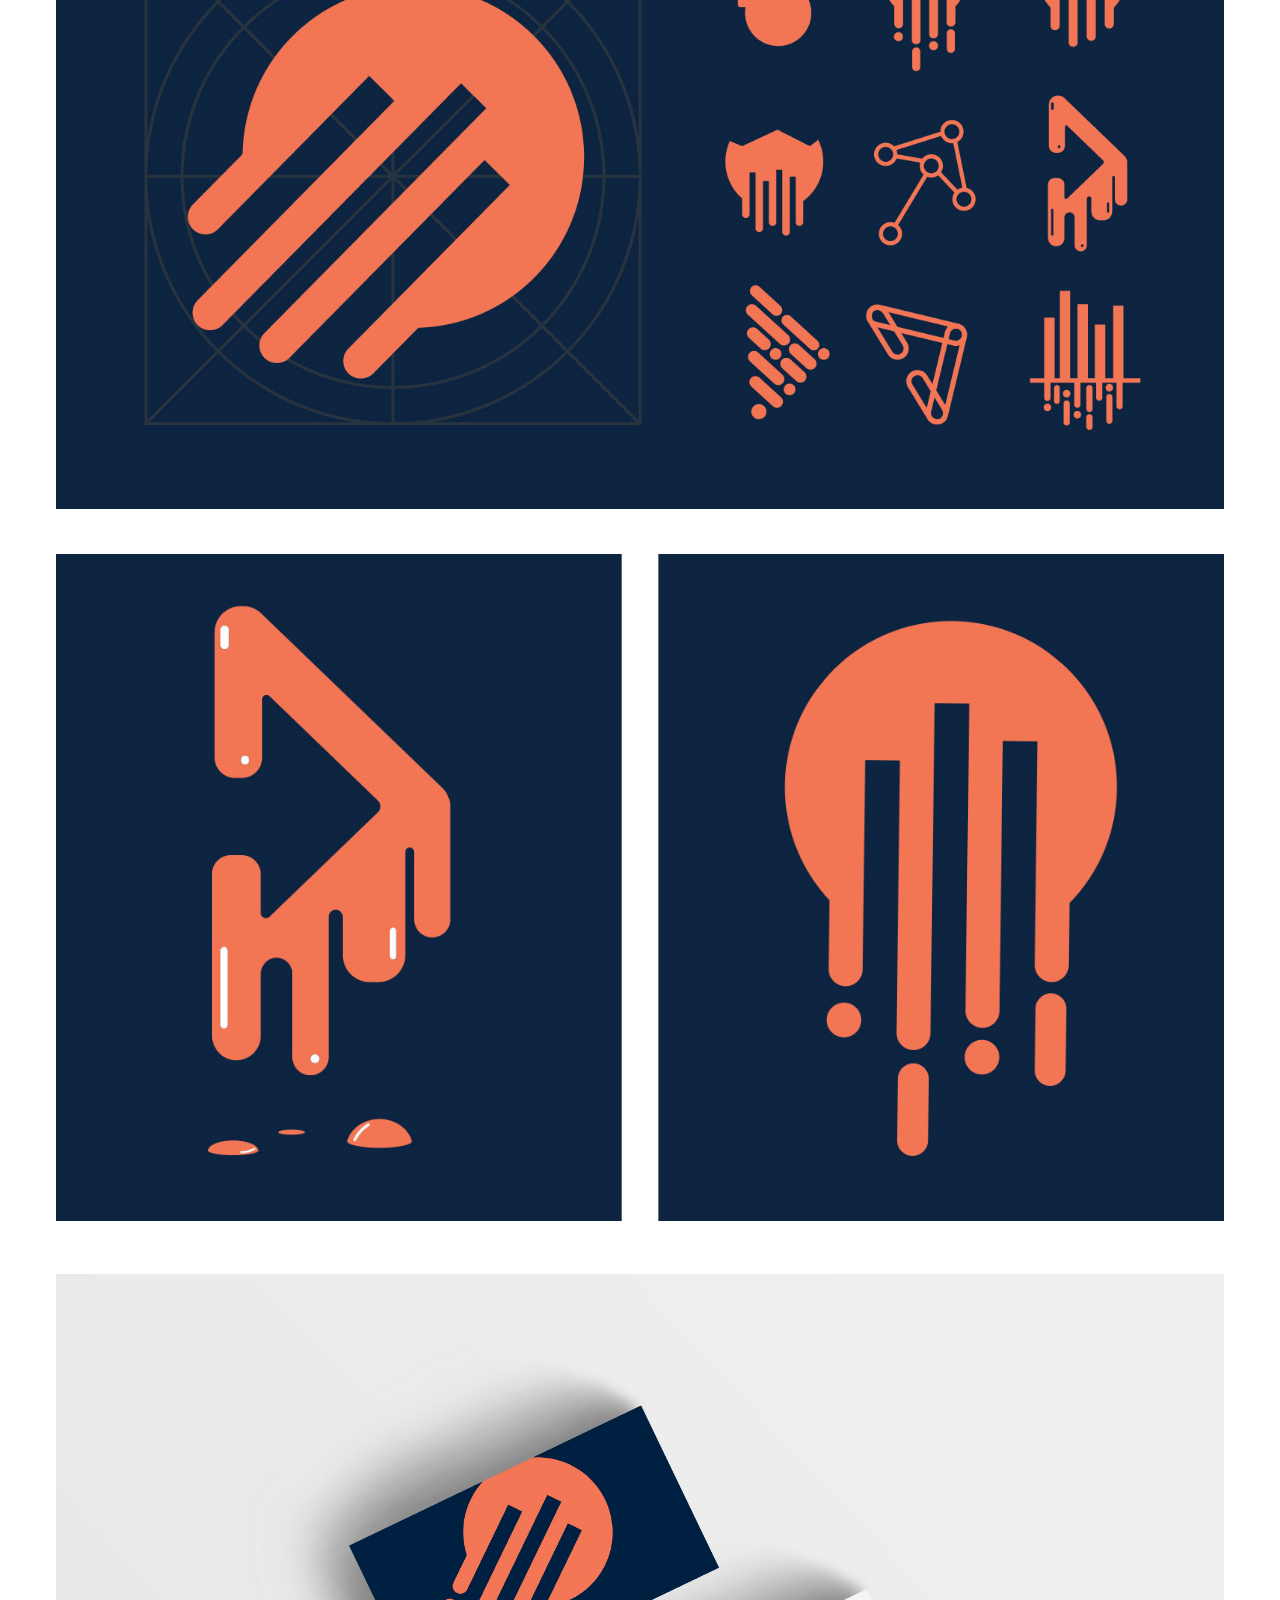
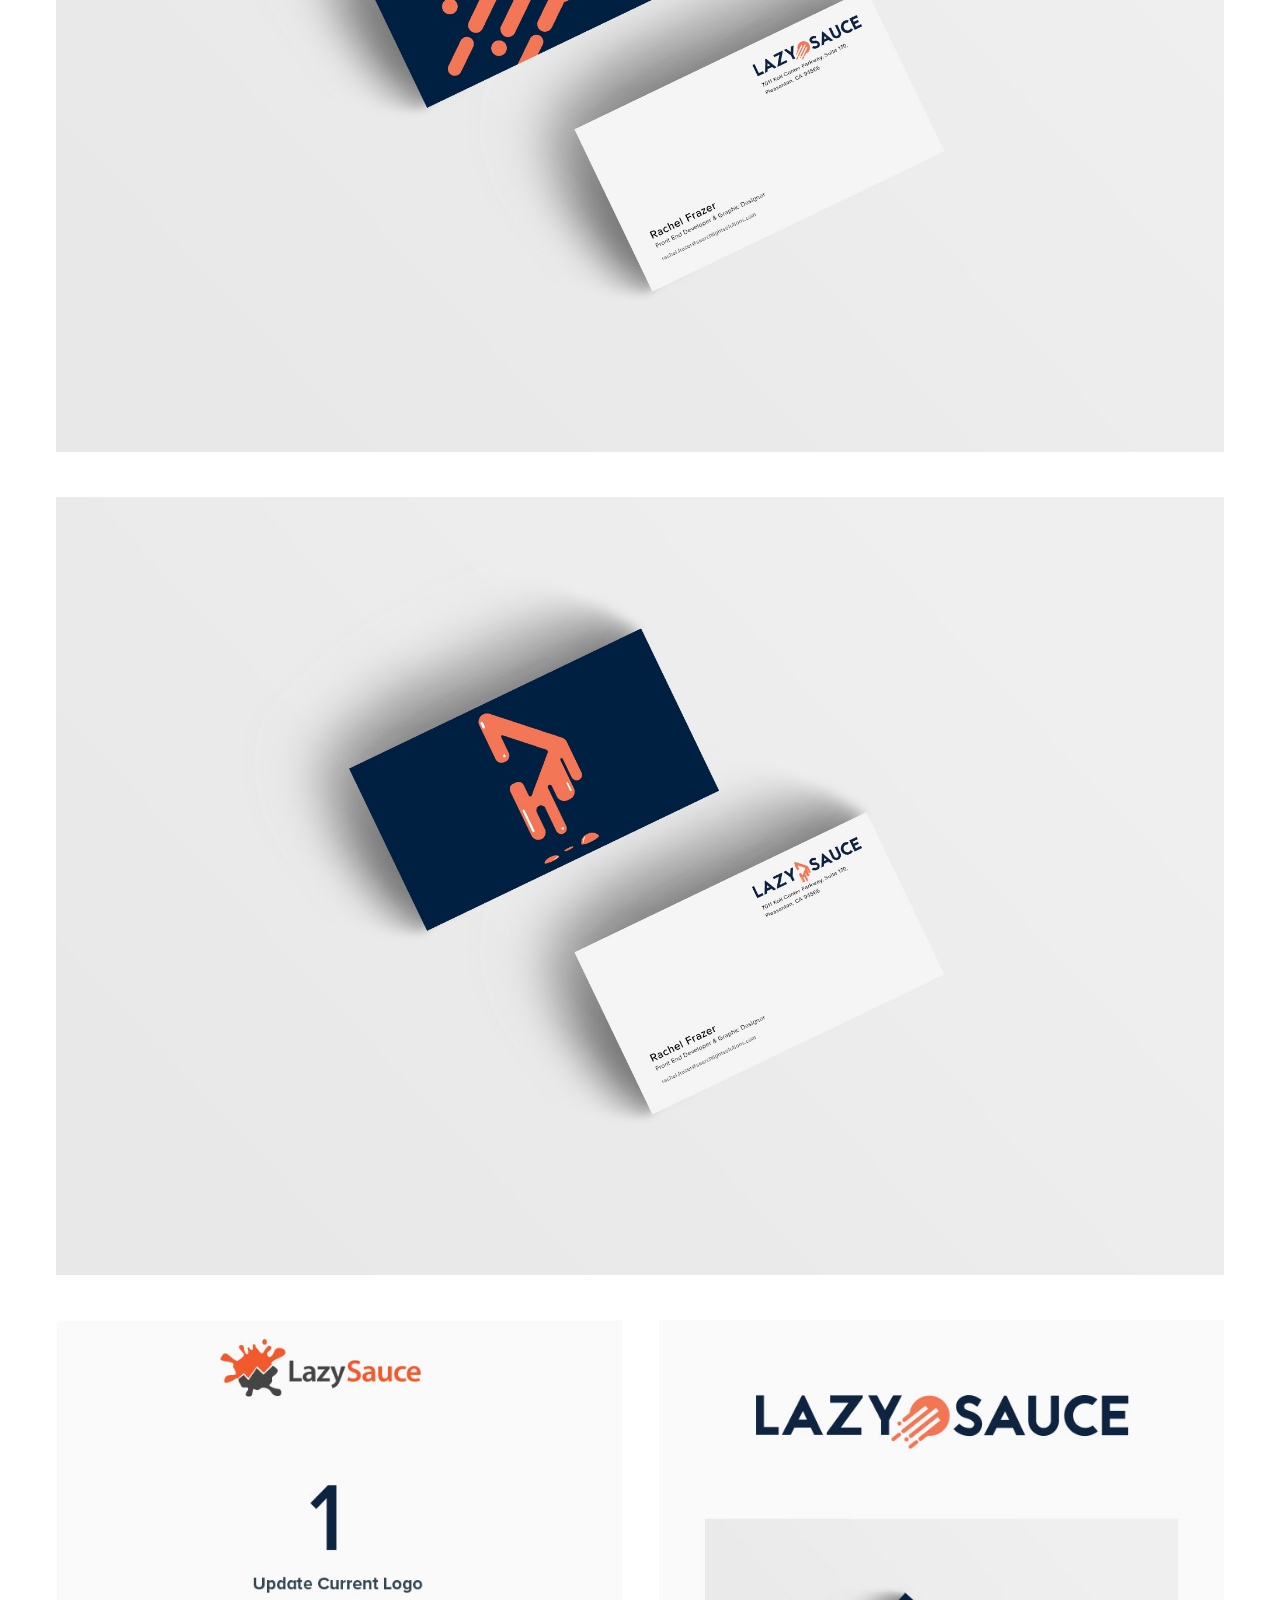
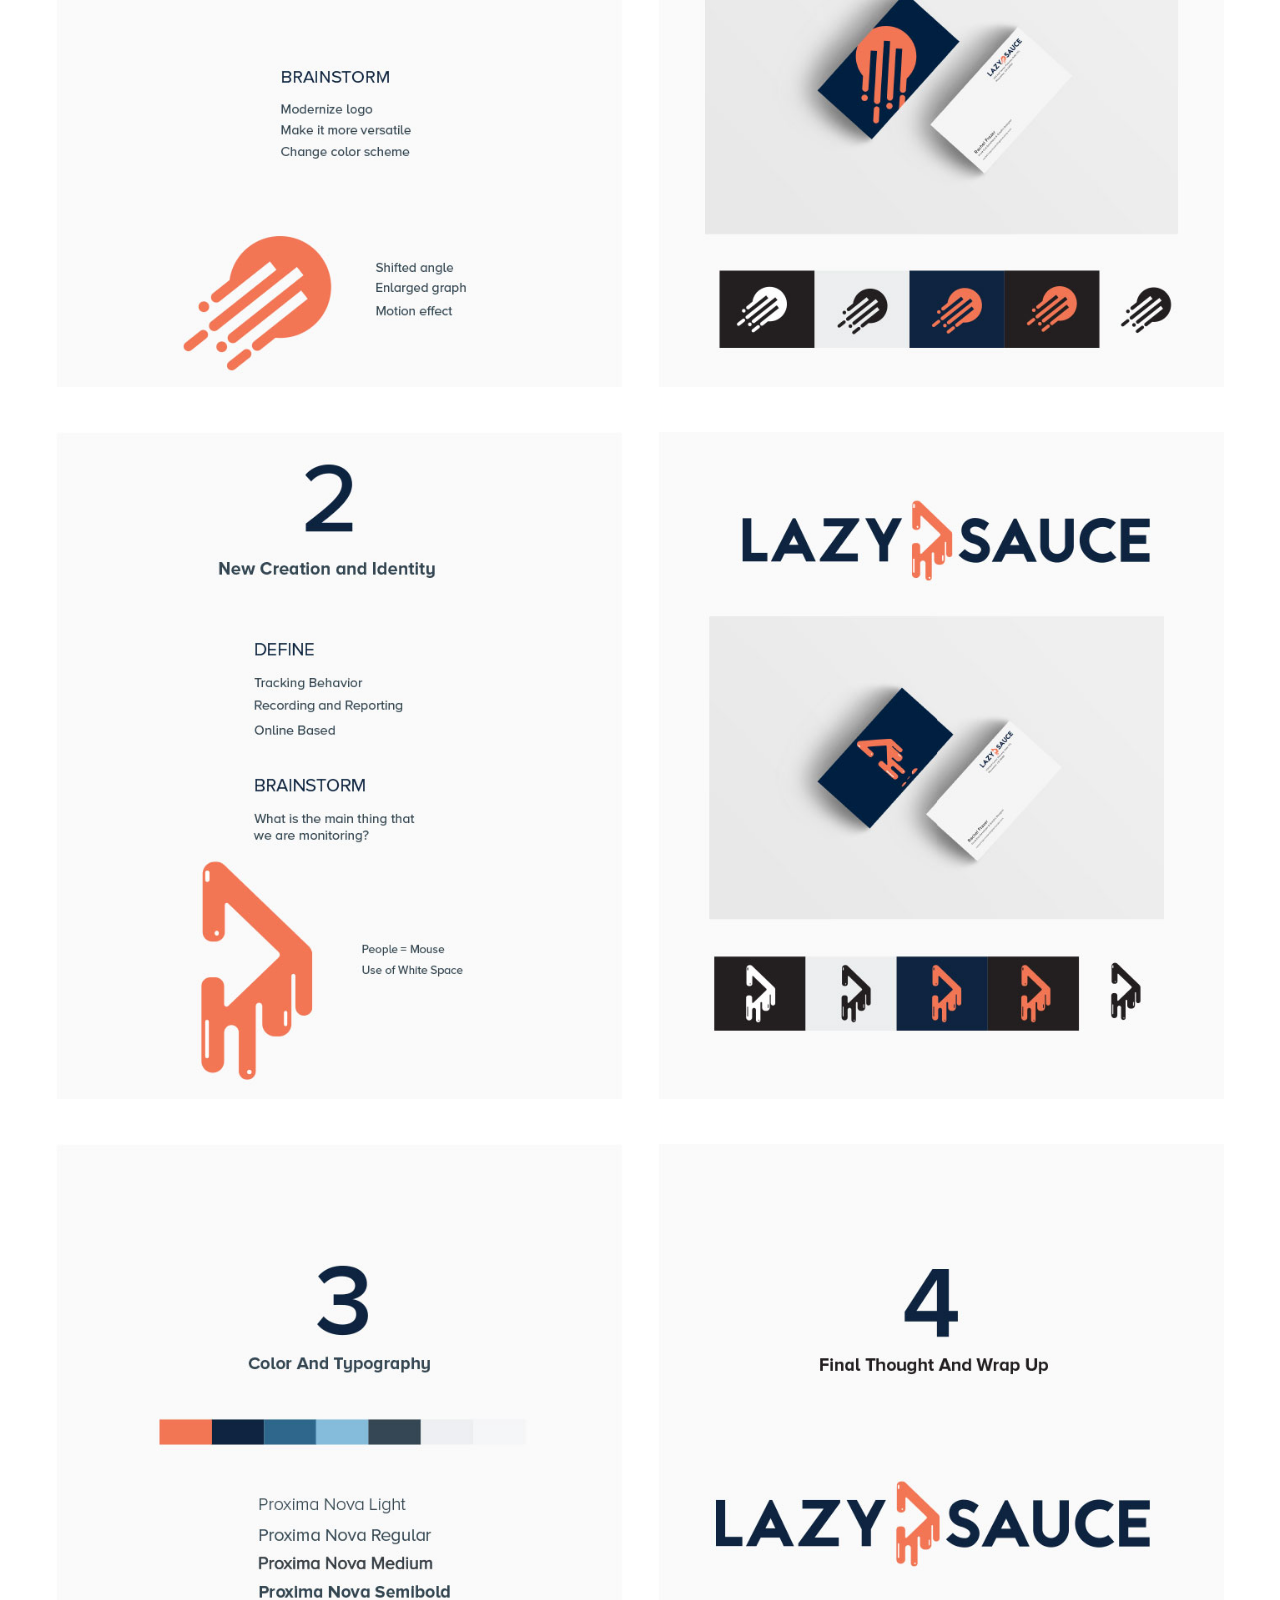
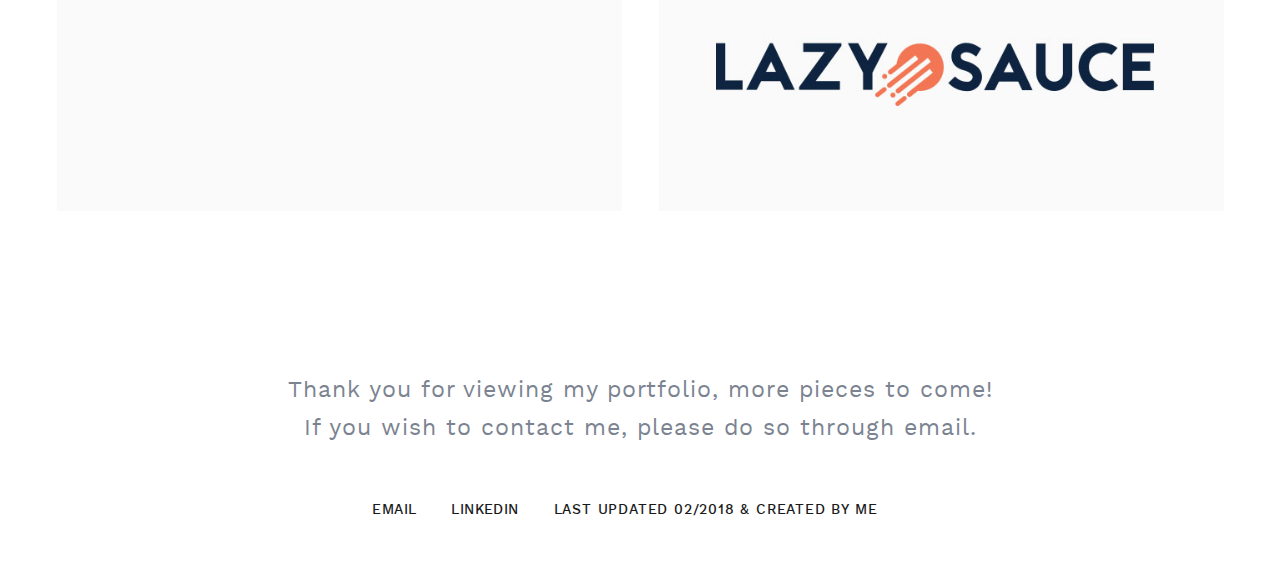
<file: lazysauce.html>
<!DOCTYPE html>
<html lang="en-US" data-useragent="Mozilla/5.0 (compatible; MSIE 10.0; Windows NT 6.2; Trident/6.0)">
    
<head>
    <meta name="viewport" content="width=device-width, initial-scale=1.0">
    <meta charset="utf-8" />
    
    <title>Rachel J. Frazer | Personal Portfolio</title>
    <link rel="shortcut icon" type="image/x-icon" href="assets/images/favicon.png"/>
    
    <script type="text/javascript" src="assets/js/jquery-3.3.1.min.js"></script>
    
    <link rel="stylesheet" href="assets/css/main.css" type="text/css">
    <link rel="stylesheet" href="assets/css/materialize.css" type="text/css">

    <script src="assets/js/custom.js"></script>
    <script src="assets/js/materialize.min.js"></script>
</head>

<body>
<svg style="position: absolute; width: 0; height: 0; overflow: hidden;" version="1.1" xmlns="http://www.w3.org/2000/svg" xmlns:xlink="http://www.w3.org/1999/xlink">
    <defs>    
        <symbol id="icon-monogram" viewBox="0 0 32 32">
            <path d="M25.232 7.152h-13.968c-3.376 0-5.408 2.064-5.424 5.536 0 1.344 0.464 2.544 1.296 3.376 0.736 0.736 1.744 1.152 2.816 1.152 0.512 0 0.928-0.416 0.928-0.928s-0.416-0.928-0.928-0.928c-0.592 0-1.104-0.208-1.504-0.608-0.496-0.496-0.752-1.2-0.752-2.064 0.016-2.448 1.216-3.68 3.568-3.68h3.984v6.608l-8.208 8.672c-0.176 0.176-0.272 0.432-0.256 0.688 0.016 0.24 0.112 0.48 0.288 0.624 0.16 0.16 0.4 0.256 0.64 0.256 0.256 0 0.512-0.112 0.672-0.288l6.864-7.248v6.608c0 0.512 0.416 0.928 0.928 0.928s0.928-0.416 0.928-0.928v-7.488h6.656c0.512 0 0.928-0.416 0.928-0.928s-0.416-0.928-0.928-0.928h-6.64v-6.56h8.112c0.512 0 0.928-0.416 0.928-0.928 0-0.528-0.416-0.944-0.928-0.944z"></path>
        </symbol>
        <symbol id="icon-stencil" viewBox="0 0 128 32">
            <path fill="#fff" style="fill: var(--color1, #fff)" d="M46.592 14.72c-0.64 0-1.216 0.192-1.728 0.576s-0.768 0.896-0.768 1.6h4.736c0-0.704-0.192-1.216-0.64-1.6s-0.96-0.576-1.6-0.576z"></path>
            <path fill="#fff" style="fill: var(--color1, #fff)" d="M94.4 19.008c0 0.384 0.128 0.704 0.448 0.896s0.768 0.32 1.28 0.32 1.024-0.128 1.472-0.448c0.384-0.32 0.64-0.704 0.64-1.28v-0.704h-1.92c-1.344 0-1.92 0.384-1.92 1.216z"></path>
            <path fill="#fff" style="fill: var(--color1, #fff)" d="M16.064 19.008c0 0.384 0.128 0.704 0.448 0.896s0.768 0.32 1.28 0.32c0.576 0 1.024-0.128 1.472-0.448 0.384-0.32 0.64-0.704 0.64-1.28v-0.704h-1.92c-1.28 0-1.92 0.384-1.92 1.216z"></path>
            <path fill="#fff" style="fill: var(--color1, #fff)" d="M10.304 12.8c-0.384-0.256-1.088-0.384-2.048-0.384h-2.304v3.84h2.24c1.024 0 1.728-0.128 2.112-0.448s0.576-0.832 0.576-1.536-0.192-1.216-0.576-1.472z"></path>
            <path fill="#fff" style="fill: var(--color1, #fff)" d="M0 0v32h128v-32h-128zM10.88 21.568l-2.56-3.648h-2.368v3.648h-1.856v-10.816h4.032c1.664 0 2.816 0.256 3.52 0.832s1.088 1.472 1.088 2.688c0 1.792-0.768 2.88-2.368 3.392l2.816 3.904h-2.304zM21.632 21.568h-1.6v-1.088c-0.704 0.832-1.6 1.216-2.752 1.216-0.832 0-1.536-0.256-2.112-0.704-0.576-0.512-0.832-1.152-0.832-1.92s0.32-1.408 0.896-1.792c0.576-0.384 1.408-0.576 2.432-0.576h2.24v-0.32c0-1.088-0.576-1.664-1.792-1.664-0.768 0-1.536 0.256-2.368 0.832l-0.768-1.088c1.024-0.768 2.112-1.216 3.392-1.216 0.96 0 1.792 0.256 2.368 0.768 0.64 0.512 0.896 1.28 0.896 2.304v5.248zM27.648 21.696c-1.152 0-2.112-0.384-2.944-1.152s-1.216-1.792-1.216-3.072c0-1.28 0.448-2.304 1.28-3.072s1.92-1.216 3.136-1.216 2.304 0.448 3.136 1.28l-1.024 1.28c-0.704-0.64-1.408-0.896-2.176-0.896-0.704 0-1.344 0.256-1.856 0.704-0.512 0.512-0.768 1.088-0.768 1.856s0.256 1.408 0.768 1.92 1.152 0.768 1.92 0.768 1.472-0.32 2.176-1.024l1.024 1.088c-0.96 1.024-2.112 1.536-3.456 1.536zM40.512 21.568h-1.728v-4.48c0-1.536-0.64-2.304-1.856-2.304-0.576 0-1.152 0.192-1.536 0.576-0.448 0.384-0.64 0.96-0.64 1.728v4.48h-1.728v-11.456h1.728v4.736c0.256-0.512 0.64-0.896 1.152-1.216 0.512-0.256 1.024-0.448 1.6-0.448 0.96 0 1.664 0.32 2.24 0.832 0.576 0.576 0.832 1.408 0.832 2.432v5.12zM50.56 18.24h-6.464c0.064 0.576 0.32 1.088 0.832 1.472s1.088 0.576 1.728 0.576c1.024 0 1.792-0.32 2.368-0.96l0.96 1.088c-0.896 0.896-2.048 1.408-3.456 1.408-1.152 0-2.112-0.384-2.944-1.152s-1.216-1.792-1.216-3.072c0-1.28 0.384-2.304 1.216-3.072s1.792-1.152 2.944-1.152c1.152 0 2.048 0.32 2.88 1.024 0.768 0.64 1.152 1.6 1.152 2.752v1.088zM54.208 21.568h-1.728v-11.456h1.728v11.456zM66.752 17.92c0 1.28-0.32 2.176-0.96 2.816s-1.472 0.96-2.432 0.96c-1.28 0-2.304-0.448-3.2-1.344l1.024-1.408c0.704 0.64 1.408 1.024 2.048 1.024 0.448 0 0.896-0.128 1.216-0.448s0.512-0.768 0.512-1.408v-5.568h-3.456v-1.6h5.248v6.976zM71.040 21.312c-0.256 0.256-0.512 0.32-0.832 0.32s-0.576-0.128-0.832-0.32c-0.256-0.192-0.32-0.512-0.32-0.832s0.128-0.576 0.32-0.832c0.192-0.256 0.512-0.32 0.832-0.32s0.576 0.128 0.832 0.32c0.192 0.192 0.32 0.512 0.32 0.832 0 0.384-0.128 0.64-0.32 0.832zM85.312 12.48h-5.376v2.944h4.8v1.664h-4.8v4.48h-1.856v-10.816h7.168l0.064 1.728zM91.52 14.976c-0.832 0-1.472 0.256-1.92 0.832s-0.64 1.28-0.64 2.24v3.52h-1.728v-8.256h1.728v1.664c0.256-0.512 0.64-0.96 1.152-1.28s0.96-0.512 1.536-0.512v1.728h-0.128zM99.904 21.568h-1.6v-1.088c-0.704 0.832-1.6 1.216-2.752 1.216-0.832 0-1.536-0.256-2.112-0.704-0.576-0.512-0.832-1.152-0.832-1.92s0.32-1.408 0.896-1.792c0.576-0.384 1.408-0.576 2.432-0.576h2.24v-0.32c0-1.088-0.64-1.664-1.792-1.664-0.768 0-1.536 0.256-2.368 0.832l-0.768-1.088c1.024-0.768 2.112-1.216 3.392-1.216 0.96 0 1.792 0.256 2.368 0.768 0.64 0.512 0.896 1.28 0.896 2.304v5.248zM108.736 21.568h-6.976v-1.664l4.48-5.056h-4.16v-1.472h6.4v1.536l-4.608 5.12h4.864v1.536zM118.336 18.24h-6.464c0.064 0.576 0.32 1.088 0.832 1.472s1.088 0.576 1.728 0.576c1.024 0 1.792-0.32 2.368-0.96l0.96 1.088c-0.896 0.896-2.048 1.408-3.456 1.408-1.152 0-2.112-0.384-2.944-1.152s-1.216-1.792-1.216-3.072c0-1.28 0.384-2.304 1.216-3.072s1.792-1.152 2.88-1.152 2.048 0.32 2.88 1.024c0.768 0.64 1.152 1.6 1.152 2.752v1.088zM124.544 14.976c-0.832 0-1.472 0.256-1.92 0.832s-0.64 1.28-0.64 2.24v3.52h-1.728v-8.256h1.728v1.664c0.256-0.512 0.64-0.96 1.152-1.28s0.96-0.512 1.536-0.512v1.728h-0.128z"></path>
            <path fill="#fff" style="fill: var(--color1, #fff)" d="M114.368 14.72c-0.64 0-1.216 0.192-1.728 0.576s-0.768 0.896-0.768 1.6h4.736c0-0.704-0.192-1.216-0.64-1.6s-0.96-0.576-1.6-0.576z"></path>
        </symbol>
        <symbol id="icon-coding" viewBox="0 0 32 32">
            <path d="M14.185 21.044c0.041 0.017 0.081 0.023 0.122 0.023 0.145 0 0.273-0.093 0.326-0.227l3.025-8.058c0.070-0.18-0.023-0.384-0.204-0.448-0.18-0.070-0.384 0.023-0.448 0.204l-3.025 8.058c-0.070 0.18 0.023 0.384 0.204 0.448z"></path>
            <path d="M7.895 17.268l5.289 2.991c0.052 0.029 0.111 0.047 0.175 0.047 0.128 0 0.244-0.070 0.303-0.175 0.093-0.169 0.035-0.378-0.134-0.477l-4.812-2.723 4.87-3.473c0.076-0.052 0.128-0.134 0.14-0.227 0.017-0.093-0.006-0.186-0.058-0.262s-0.134-0.128-0.227-0.14c-0.093-0.017-0.186 0.006-0.262 0.058l-5.312 3.788c-0.099 0.070-0.151 0.18-0.145 0.303 0.006 0.128 0.070 0.233 0.175 0.291z"></path>
            <path d="M18.124 13.585l4.87 3.473-4.812 2.723c-0.116 0.064-0.18 0.186-0.175 0.308 0 0.023 0.006 0.047 0.006 0.070 0.006 0.035 0.017 0.064 0.035 0.099 0.064 0.111 0.18 0.175 0.303 0.175 0.058 0 0.116-0.017 0.175-0.047l5.289-2.991c0.105-0.058 0.169-0.169 0.175-0.285 0.006-0.122-0.047-0.233-0.145-0.303l-5.312-3.788c-0.076-0.052-0.169-0.076-0.262-0.058s-0.175 0.064-0.227 0.14c-0.052 0.076-0.076 0.169-0.058 0.262 0.017 0.087 0.064 0.163 0.14 0.221z"></path>
            <path d="M29.457 3.258h-27.072c-0.239 0-0.436 0.198-0.436 0.436v24.471c0 0.239 0.198 0.436 0.436 0.436h27.072c0.239 0 0.436-0.198 0.436-0.436v-24.471c0-0.239-0.192-0.436-0.436-0.436zM2.356 6.656h27.13v21.51c0 0.017-0.012 0.029-0.029 0.029h-27.072c-0.017 0-0.029-0.012-0.029-0.029v-21.51zM2.385 3.665h27.072c0.017 0 0.029 0.012 0.029 0.029v2.554h-27.13v-2.554c0-0.017 0.012-0.029 0.029-0.029z"></path>
            <path d="M3.788 5.539c0.32 0 0.582-0.262 0.582-0.582s-0.262-0.582-0.582-0.582-0.582 0.262-0.582 0.582 0.262 0.582 0.582 0.582zM3.788 4.666c0.163 0 0.291 0.128 0.291 0.291s-0.128 0.291-0.291 0.291-0.291-0.128-0.291-0.291 0.128-0.291 0.291-0.291z"></path>
            <path d="M5.44 5.539c0.32 0 0.582-0.262 0.582-0.582s-0.262-0.582-0.582-0.582-0.582 0.262-0.582 0.582 0.262 0.582 0.582 0.582zM5.44 4.666c0.163 0 0.291 0.128 0.291 0.291s-0.128 0.291-0.291 0.291-0.291-0.128-0.291-0.291 0.128-0.291 0.291-0.291z"></path>
            <path d="M7.267 5.539c0.32 0 0.582-0.262 0.582-0.582s-0.262-0.582-0.582-0.582-0.582 0.262-0.582 0.582 0.262 0.582 0.582 0.582zM7.267 4.666c0.163 0 0.291 0.128 0.291 0.291s-0.128 0.291-0.291 0.291-0.291-0.128-0.291-0.291 0.134-0.291 0.291-0.291z"></path>
        </symbol>
        <symbol id="icon-forward" viewBox="0 0 32 32">
            <path d="M8.995 28.41c0.279 0 0.559-0.099 0.78-0.303l12.294-11.212c0.239-0.221 0.378-0.529 0.378-0.855s-0.134-0.634-0.378-0.855l-12.288-11.293c-0.471-0.436-1.204-0.401-1.641 0.070s-0.401 1.204 0.070 1.641l11.357 10.432-11.357 10.356c-0.471 0.431-0.506 1.169-0.076 1.641 0.233 0.25 0.547 0.378 0.861 0.378z"></path>
        </symbol>
        <symbol id="icon-previous" viewBox="0 0 32 32">
            <path d="M21.289 28.41c-0.279 0-0.559-0.099-0.78-0.303l-12.294-11.206c-0.239-0.221-0.378-0.529-0.378-0.855s0.134-0.634 0.378-0.855l12.288-11.299c0.471-0.436 1.204-0.401 1.641 0.070s0.401 1.204-0.070 1.641l-11.357 10.432 11.357 10.356c0.471 0.431 0.506 1.169 0.076 1.641-0.233 0.25-0.547 0.378-0.861 0.378z"></path>
        </symbol>
    </defs>
</svg>
    

    <header id="fixed" class="site-header">
        <div class="fixed-header">
            <div class="header-wrap">
                <div class="nav-container">
                    <nav class="navbar">
                        <div class="monogram">
                            <a href="index.html"><svg class="icon monogram-icon"><use xlink:href="#icon-monogram"></use></svg></a>
                        </div>
                        <div class="mobile-menu">
                            <a id="mobileNav" class="mobile-nav">
                                <span class="hamburger"></span>
                            </a>
                        </div>
                        <ul class="main-menu">
                            <li class="item"><a href="index.html">Select Work</a></li>
                            <li class="item"><a href="about.html">About Me</a></li>
                            <li class="item"><a onclick="openPDF('assets/images/RachelFrazer_ResumeWB.pdf');">My Resume</a></li>
                        </ul>
                    </nav>
                </div>
            </div>
        </div>
    </header>

    <div class="pagination" style="display:none;">
        <div class="previous">
            <div class="sidebar">
                <a href="">Previous</a>
            </div>
        </div>
        <div class="forward">
            <div class="sidebar">
                <a href="">Forward</a>
            </div>
        </div>
    </div>
    
    <div class="site-wrapper">
        <main class="main-content">
            <div class="section-wrapper extra-margin">
                <div class="container">
                    <div class="row">
                        <div class="col s12">
                            <div class="content">
                                <div class="content-wrap project-content">
                                    <div class="title">
                                        <h1>LazySauce</h1>
                                        <h2>
                                            Branding
                                            <span>.</span>
                                            Illustrator
                                            <span>.</span>
                                            Photoshop
                                        </h2>
                                    </div>
                                    <div class="summary">
                                        <p>LazySauce is an analytics marketing tool that records attributes and revenue from users. It then builds out reports based on the users' clicks to show things like users' country, browser, device, and so forth. My goal with this redesign was to update the logo and make it more versatile than the original. I started out by sketching then vectoring my designs. Finally, I built out a showcase to display my favorite logos and my thought process behind them.</p>
                                    </div>
                                </div>
                            </div>
                        </div>
                    </div>
                </div>
            </div>
        </main>
        
        <section class="project">
            <div class="section-wrapper">
                <div class="full-container">
                    <div class="project-image-wrapper">
                        <figure class="displaybox">
                            <img src="assets/images/lazysauce/sketching-part1.jpg" alt="LazySauce Logo Sketching">
                        </figure>
                        <figure class="displaybox">
                            <img src="assets/images/lazysauce/logo_designopt.jpg" alt="LazySauce Logo Redesign">
                        </figure>
                        <figure="displaybox">
                            <img src="assets/images/lazysauce/dualfinal_lslogos.jpg" alt="LazySauce Logo Redesign">
                        </figure>
                        <figure class="displaybox">
                            <img src="assets/images/lazysauce/BusinessCardShift-LSC.jpg" alt="Lazy Sauce Logo Redesign">
                        </figure>
                        <figure class="displaybox">
                            <img src="assets/images/lazysauce/BusinessCardShift-LSM.jpg" alt="Lazy Sauce Logo Redesign">
                        </figure>
                        <figure class="displaybox">
                            <img src="assets/images/lazysauce/logoshowcase_p1.jpg" alt="Lazy Sauce Logo Redesign">
                        </figure>
                        <figure class="displaybox">
                            <img src="assets/images/lazysauce/logoshowcase_p2.jpg" alt="Lazy Sauce Logo Redesign">
                        </figure>
                        <figure class="displaybox">
                            <img src="assets/images/lazysauce/logoshowcase_p3.jpg" alt="Lazy Sauce Logo Redesign">
                        </figure>
                    </div>
                </div>
            </div>
        </section>

    </div>
   
    <footer class="fixed-footer">
        <div class="section-wrapper">
            <div class="container">
                <nav class="footer-nav">
                    <div class="top-footer">
                        <div class="note">
                            <h2>Thank you for viewing my portfolio, more pieces to come!</h2>
                            <p>If you wish to contact me, please do so through email.</p>
                        </div>
                    </div>
                    <div class="main-footer-nav">
                        <li class="item"><a href="mailto:racheljfrazer@gmail.com">Email</a></li>
                        <li class="item"><a href="https://www.linkedin.com/in/rachel-frazer-488032b4/" target="_blank">Linkedin</a></li>
                        <li class="item copyright">Last Updated 02/2018 &amp; Created by me</li>
                    </div>
                </nav>
            </div>
        </div>
    </footer>
</body>   
</html>
</file>
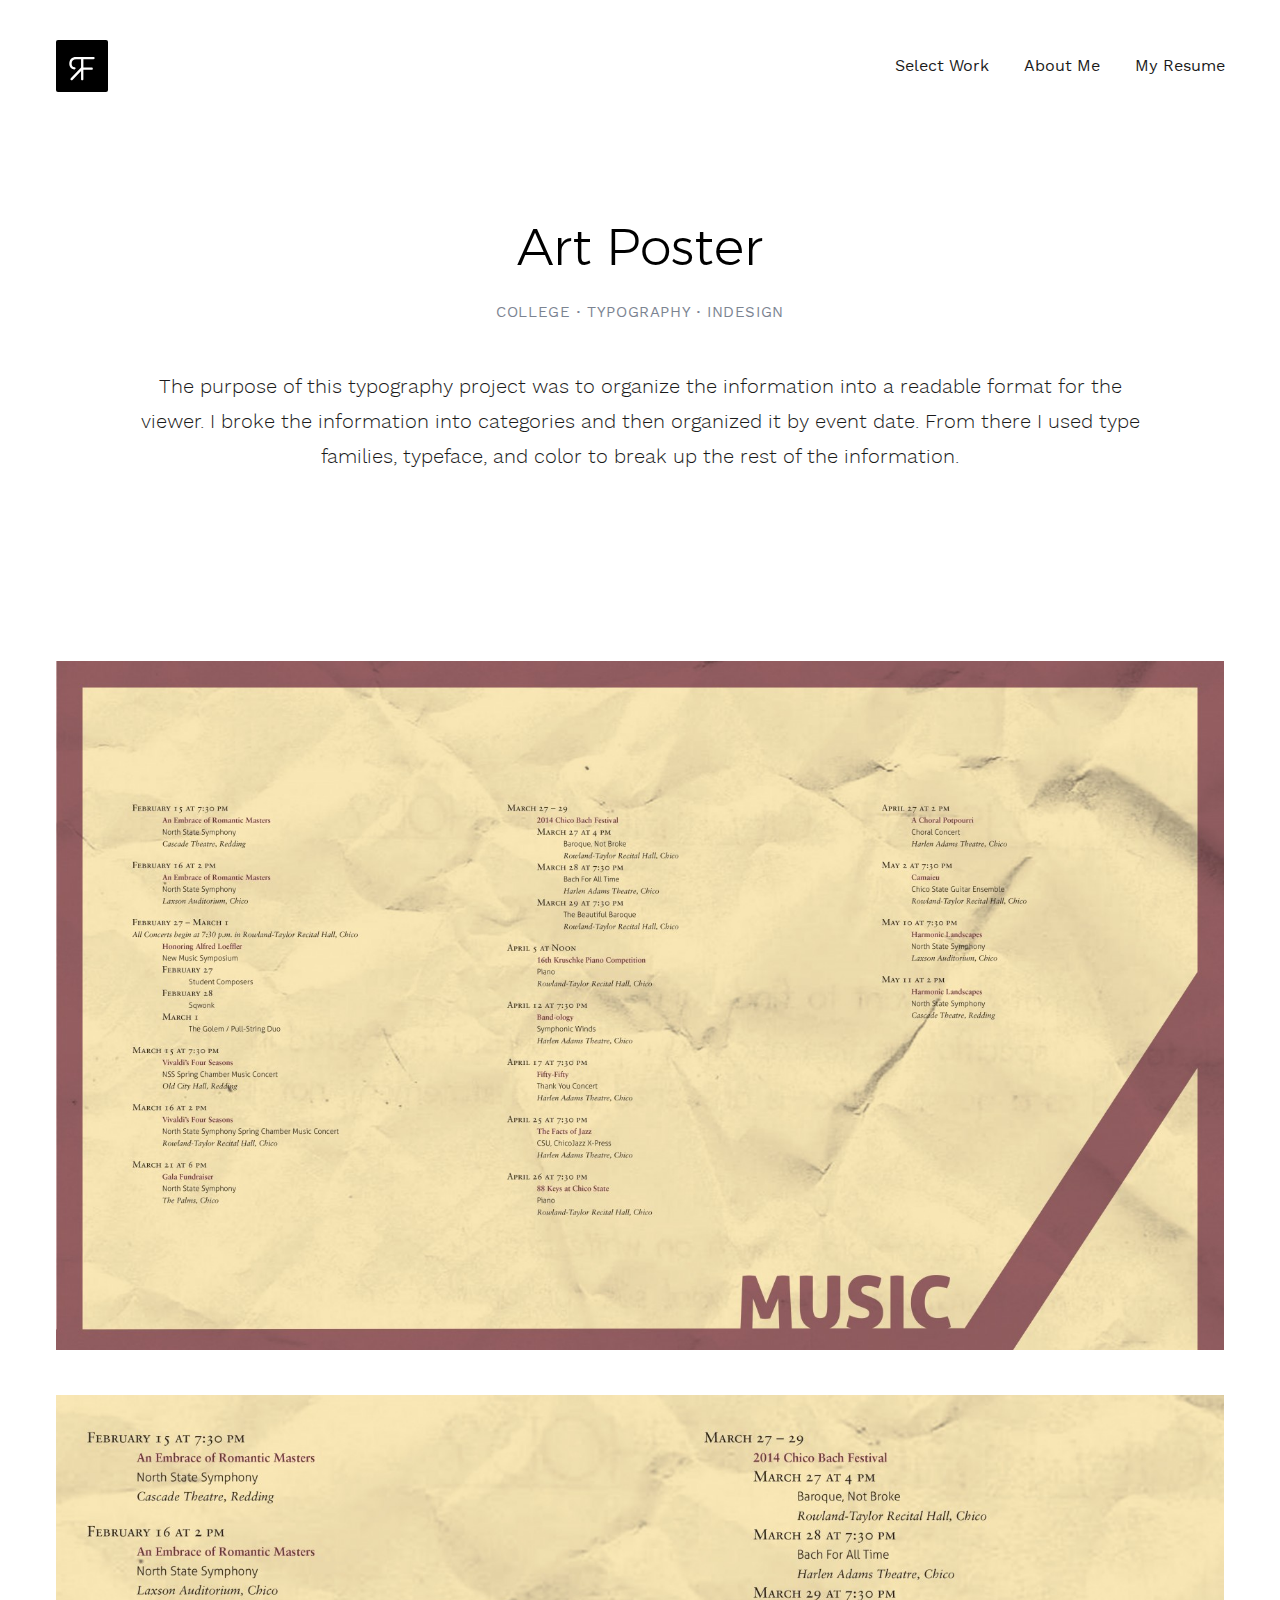
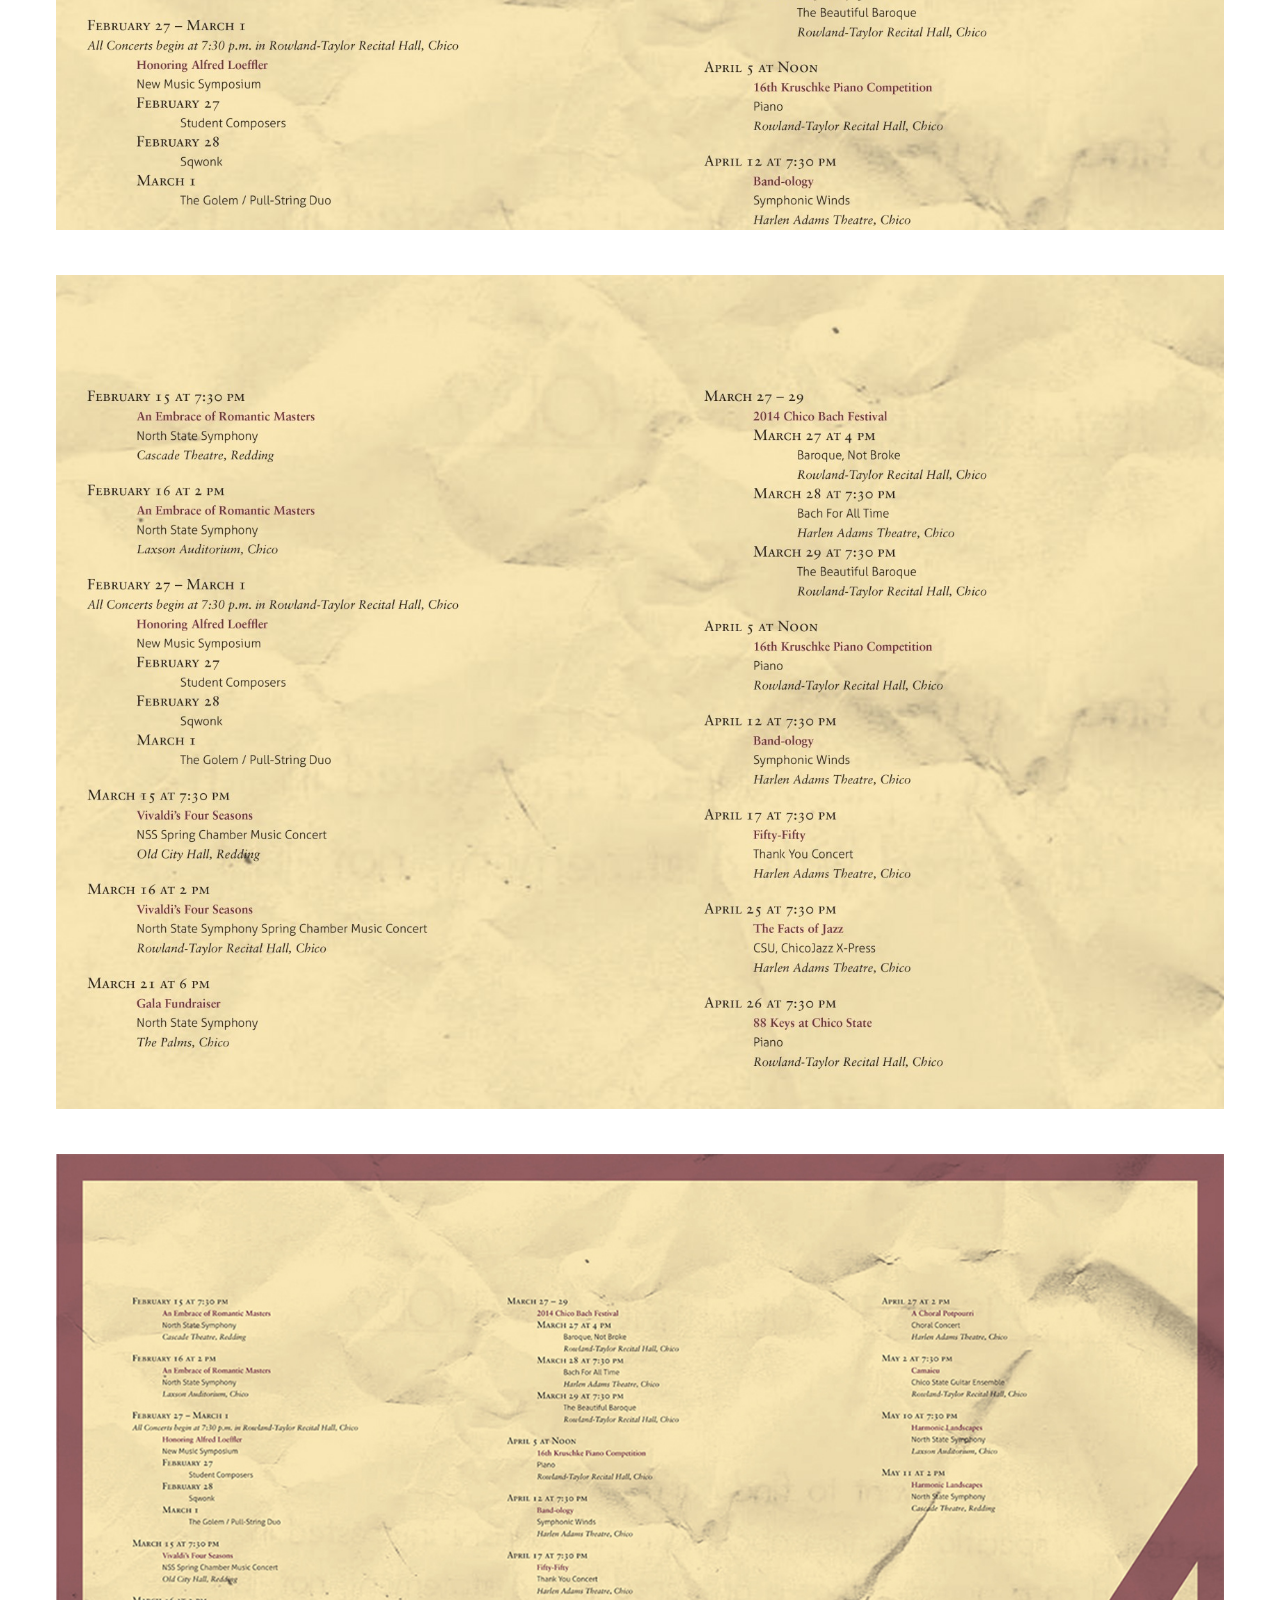
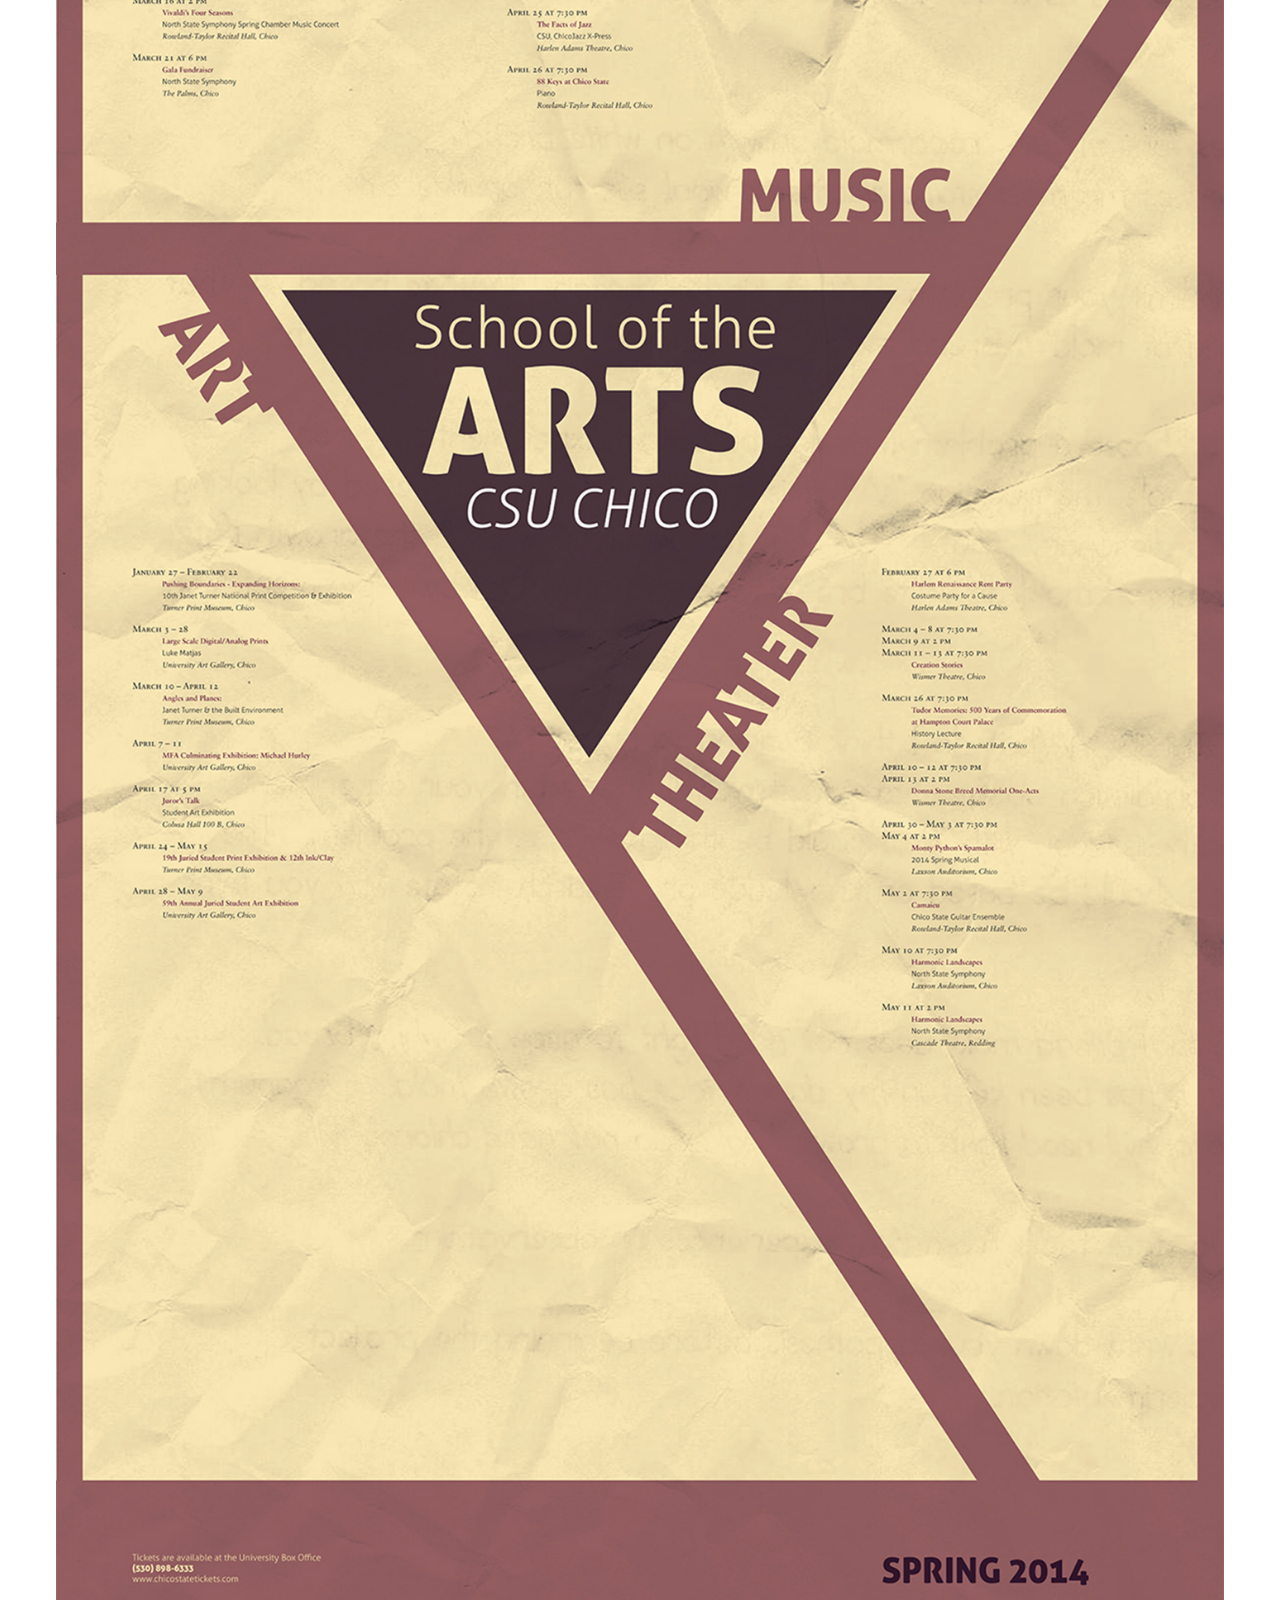
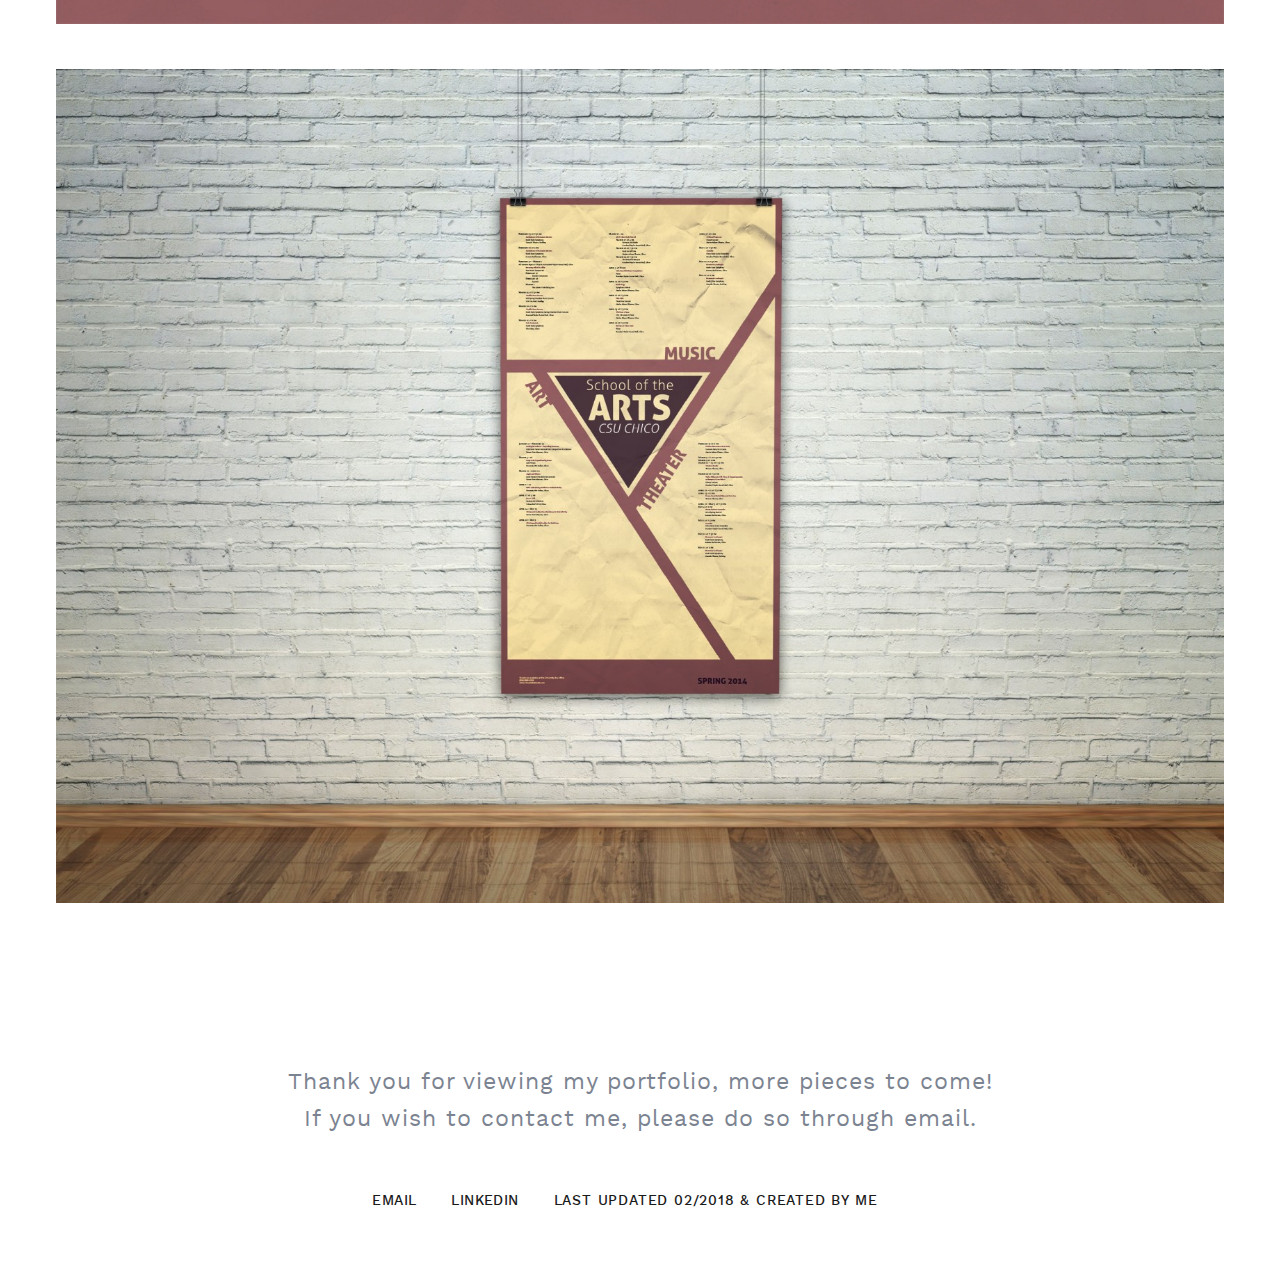
<file: poster.html>
<!DOCTYPE html>
<html lang="en-US" data-useragent="Mozilla/5.0 (compatible; MSIE 10.0; Windows NT 6.2; Trident/6.0)">
    
<head>
    <meta name="viewport" content="width=device-width, initial-scale=1.0">
    <meta charset="utf-8" />
    
    <title>Rachel J. Frazer | Personal Portfolio</title>
    <link rel="shortcut icon" type="image/x-icon" href="assets/images/favicon.png"/>
    
    <script type="text/javascript" src="assets/js/jquery-3.3.1.min.js"></script>
    
    <link rel="stylesheet" href="assets/css/main.css" type="text/css">
    <link rel="stylesheet" href="assets/css/materialize.css" type="text/css">

    <script src="assets/js/custom.js"></script>
    <script src="assets/js/materialize.min.js"></script>
</head>

<body>
<svg style="position: absolute; width: 0; height: 0; overflow: hidden;" version="1.1" xmlns="http://www.w3.org/2000/svg" xmlns:xlink="http://www.w3.org/1999/xlink">
    <defs>    
        <symbol id="icon-monogram" viewBox="0 0 32 32">
            <path d="M25.232 7.152h-13.968c-3.376 0-5.408 2.064-5.424 5.536 0 1.344 0.464 2.544 1.296 3.376 0.736 0.736 1.744 1.152 2.816 1.152 0.512 0 0.928-0.416 0.928-0.928s-0.416-0.928-0.928-0.928c-0.592 0-1.104-0.208-1.504-0.608-0.496-0.496-0.752-1.2-0.752-2.064 0.016-2.448 1.216-3.68 3.568-3.68h3.984v6.608l-8.208 8.672c-0.176 0.176-0.272 0.432-0.256 0.688 0.016 0.24 0.112 0.48 0.288 0.624 0.16 0.16 0.4 0.256 0.64 0.256 0.256 0 0.512-0.112 0.672-0.288l6.864-7.248v6.608c0 0.512 0.416 0.928 0.928 0.928s0.928-0.416 0.928-0.928v-7.488h6.656c0.512 0 0.928-0.416 0.928-0.928s-0.416-0.928-0.928-0.928h-6.64v-6.56h8.112c0.512 0 0.928-0.416 0.928-0.928 0-0.528-0.416-0.944-0.928-0.944z"></path>
        </symbol>
    </defs>
</svg>
    

    <header id="fixed" class="site-header">
        <div class="fixed-header">
            <div class="header-wrap">
                <div class="nav-container">
                    <nav class="navbar">
                        <div class="monogram">
                            <a href="index.html"><svg class="icon monogram-icon"><use xlink:href="#icon-monogram"></use></svg></a>
                        </div>
                        <div class="mobile-menu">
                            <a id="mobileNav" class="mobile-nav">
                                <span class="hamburger"></span>
                            </a>
                        </div>
                        <ul class="main-menu">
                            <li class="item"><a href="index.html">Select Work</a></li>
                            <li class="item"><a href="about.html">About Me</a></li>
                            <li class="item"><a onclick="openPDF('assets/images/RachelFrazer_ResumeWB.pdf');">My Resume</a></li>
                        </ul>
                    </nav>
                </div>
            </div>
        </div>
    </header>

    <div class="pagination" style="display:none;">
        <div class="previous">
            <div class="sidebar">
                <a href="">Previous</a>
            </div>
        </div>
        <div class="forward">
            <div class="sidebar">
                <a href="">Forward</a>
            </div>
        </div>
    </div>
    
    <div class="site-wrapper">
        <main class="main-content">
            <div class="section-wrapper extra-margin">
                <div class="container">
                    <div class="row">
                        <div class="col s12">
                            <div class="content">
                                <div class="content-wrap project-content">
                                    <div class="title">
                                        <h1>Art Poster</h1>
                                        <h2>
                                            College
                                            <span>.</span>
                                            Typography
                                            <span>.</span>
                                            InDesign
                                        </h2>
                                    </div>
                                    <div class="summary">
                                        <p>The purpose of this typography project was to organize the information into a readable format for the viewer. I broke the information into categories and then organized it by event date. From there I used type families, typeface, and color to break up the rest of the information.</p>
                                    </div>
                                </div>
                            </div>
                        </div>
                    </div>
                </div>
            </div>
        </main>
        
        <section class="project">
            <div class="section-wrapper">
                <div class="full-container">
                    <div class="project-image-wrapper">
                        <figure class="displaybox">
                            <img src="assets/images/poster/music-1680x991.jpg" alt="Close Up Of Typography">
                        </figure>
                        <figure class="displaybox">
                            <img src="assets/images/poster/type-2-1680x627.jpg" alt="Close Up Of Typography">
                        </figure>
                        <figure class="displaybox">
                            <img src="assets/images/poster/type-1680x1199.jpg" alt="Close Up Of Typography">
                        </figure>
                        <figure class="displaybox">
                            <img src="assets/images/poster/calander_wb.jpg" alt="Full Calander">
                        </figure>
                        <figure class="displaybox">
                            <img src="assets/images/poster/art-1680x1200.jpg" alt="Calander Displayed">
                        </figure>
                    </div>
                </div>
            </div>
        </section>

    </div>
   
    <footer class="fixed-footer">
        <div class="section-wrapper">
            <div class="container">
                <nav class="footer-nav">
                    <div class="top-footer">
                        <div class="note">
                            <h2>Thank you for viewing my portfolio, more pieces to come!</h2>
                            <p>If you wish to contact me, please do so through email.</p>
                        </div>
                    </div>
                    <div class="main-footer-nav">
                        <li class="item"><a href="mailto:racheljfrazer@gmail.com">Email</a></li>
                        <li class="item"><a href="https://www.linkedin.com/in/rachel-frazer-488032b4/" target="_blank">Linkedin</a></li>
                        <li class="item copyright">Last Updated 02/2018 &amp; Created by me</li>
                    </div>
                </nav>
            </div>
        </div>
    </footer>
</body>   
</html>
</file>
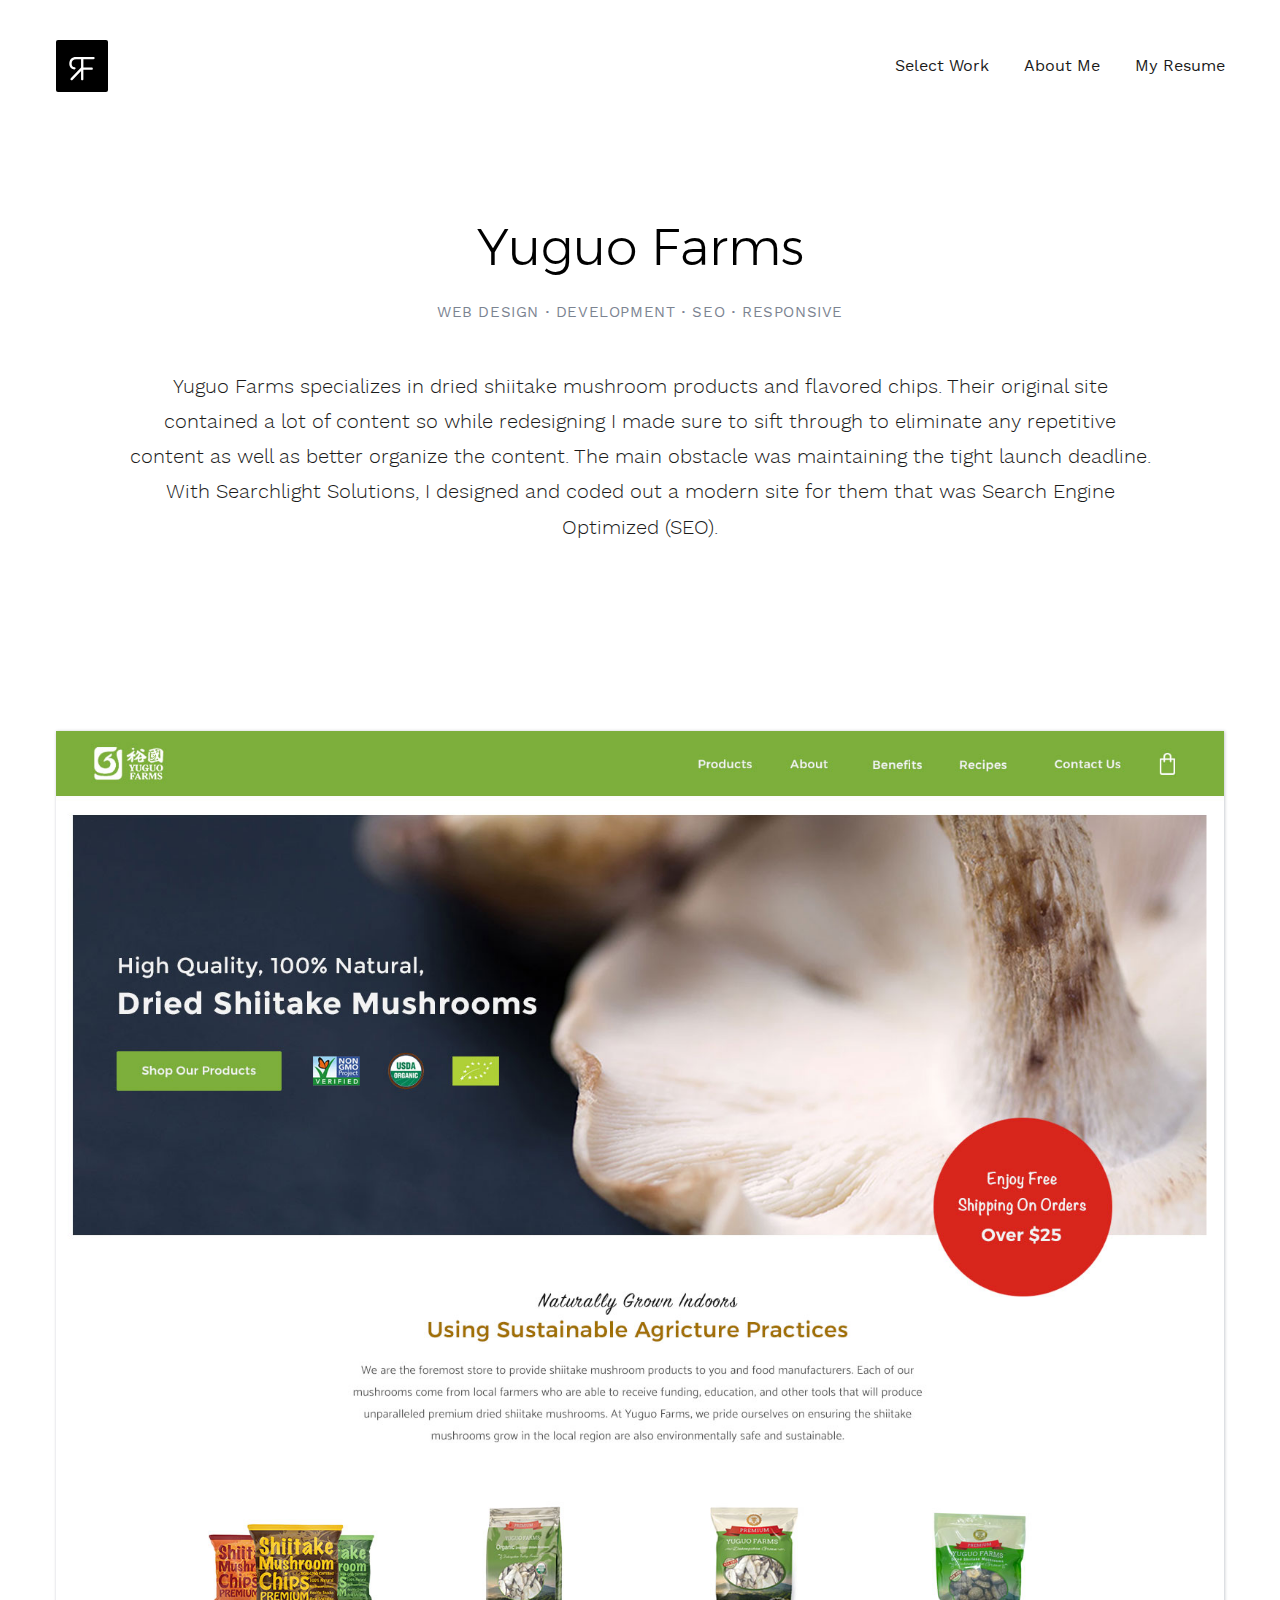
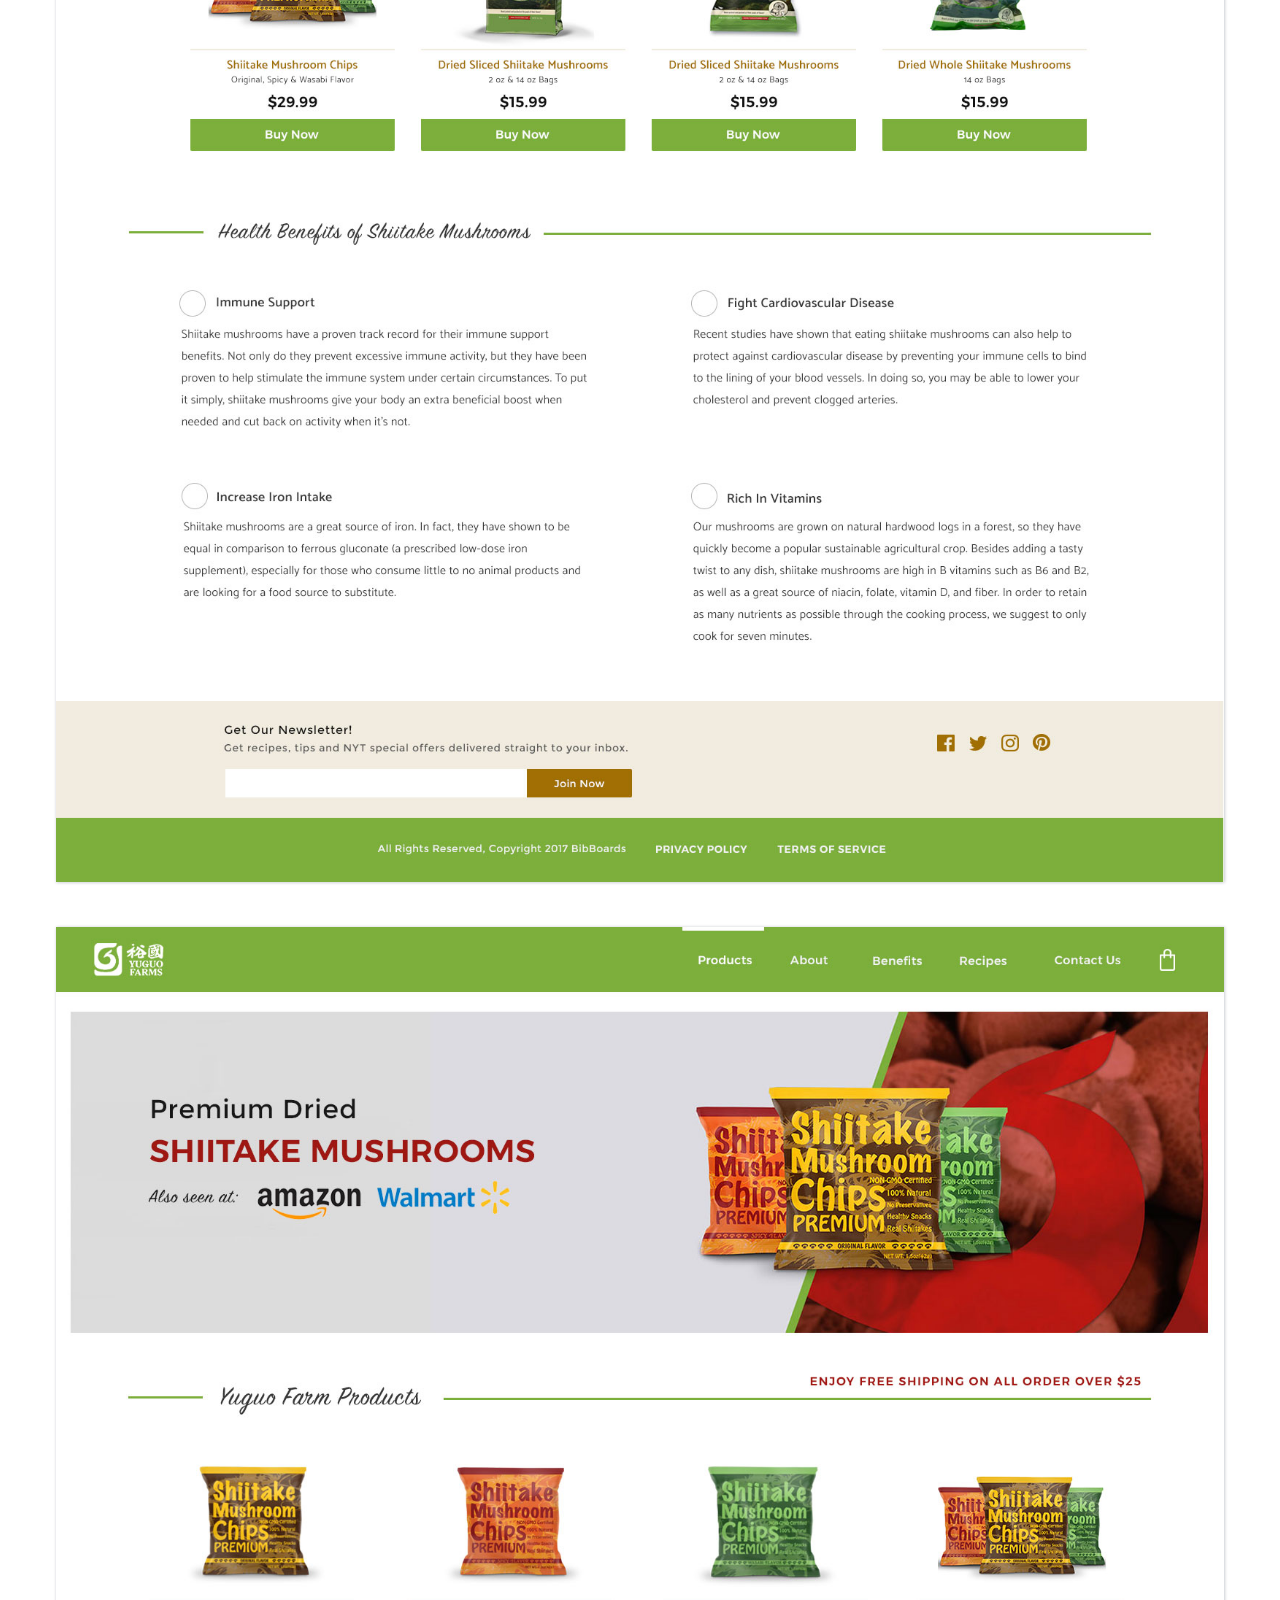
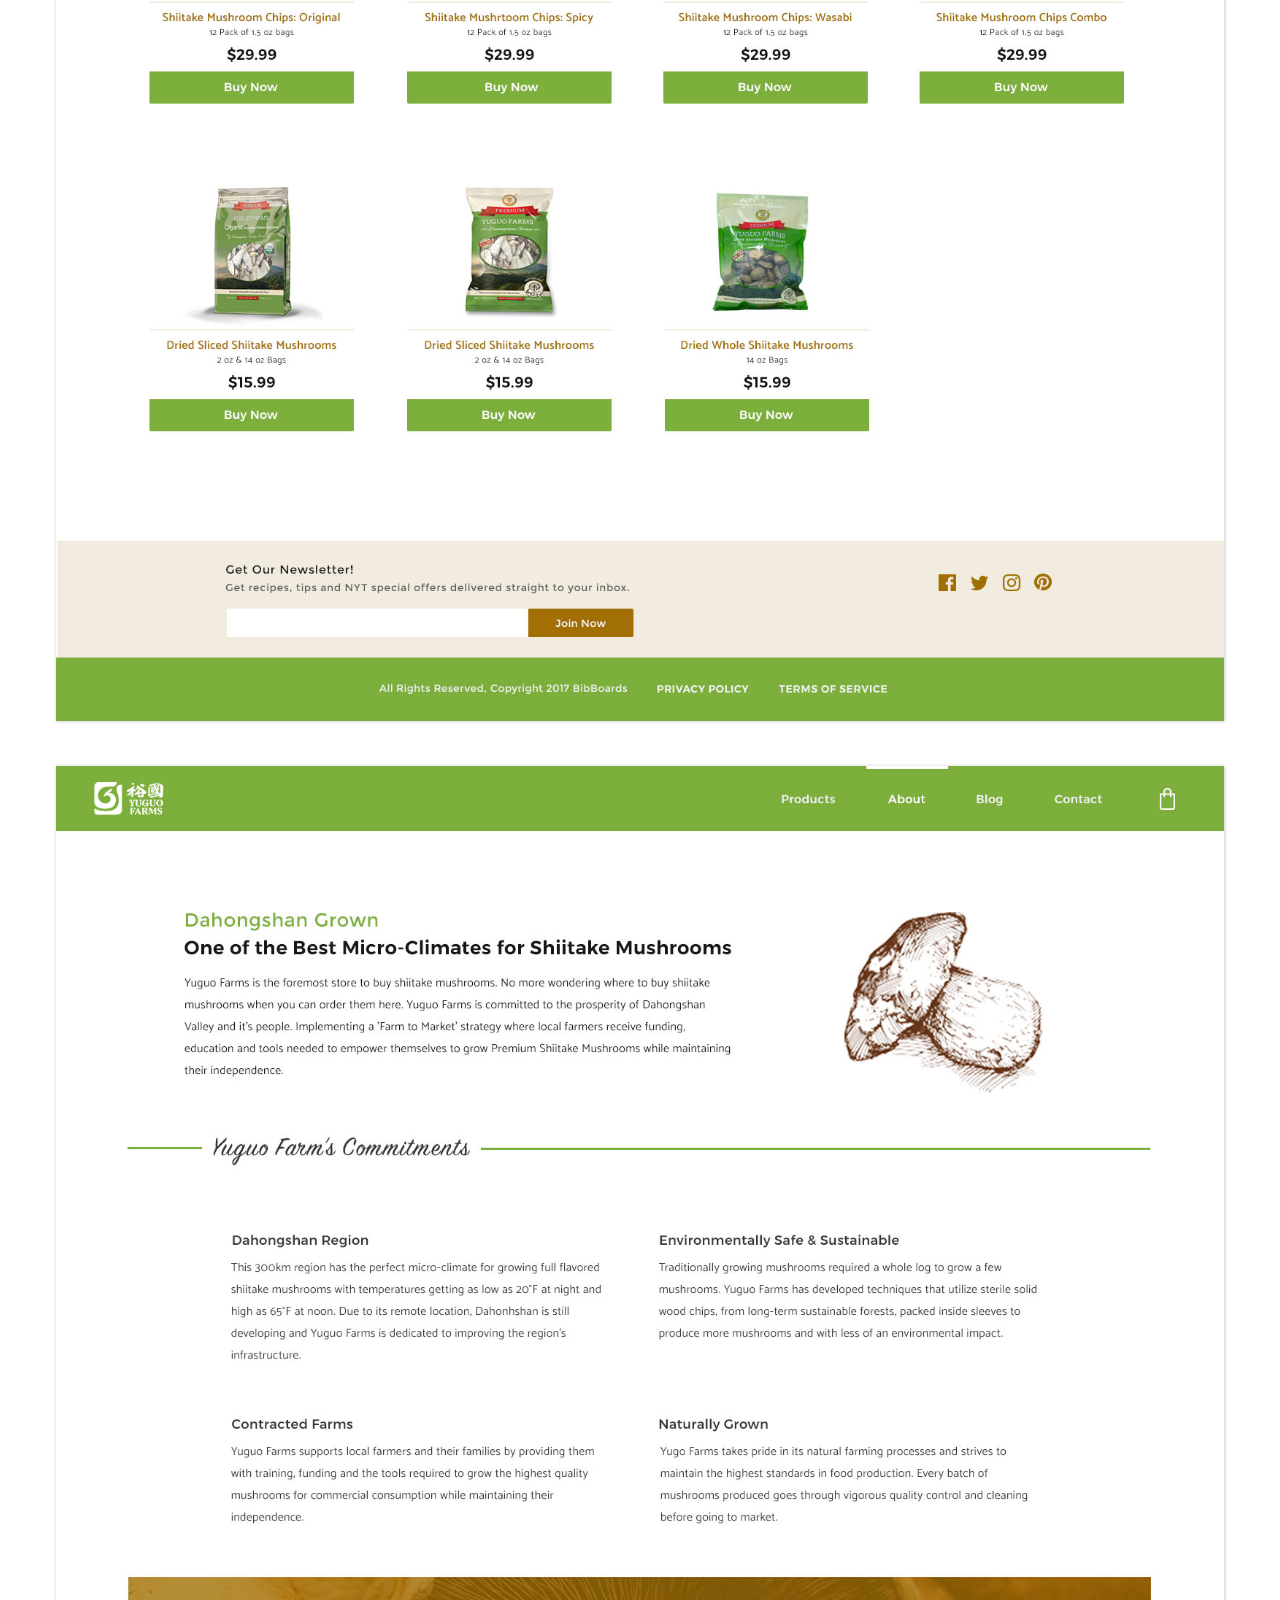
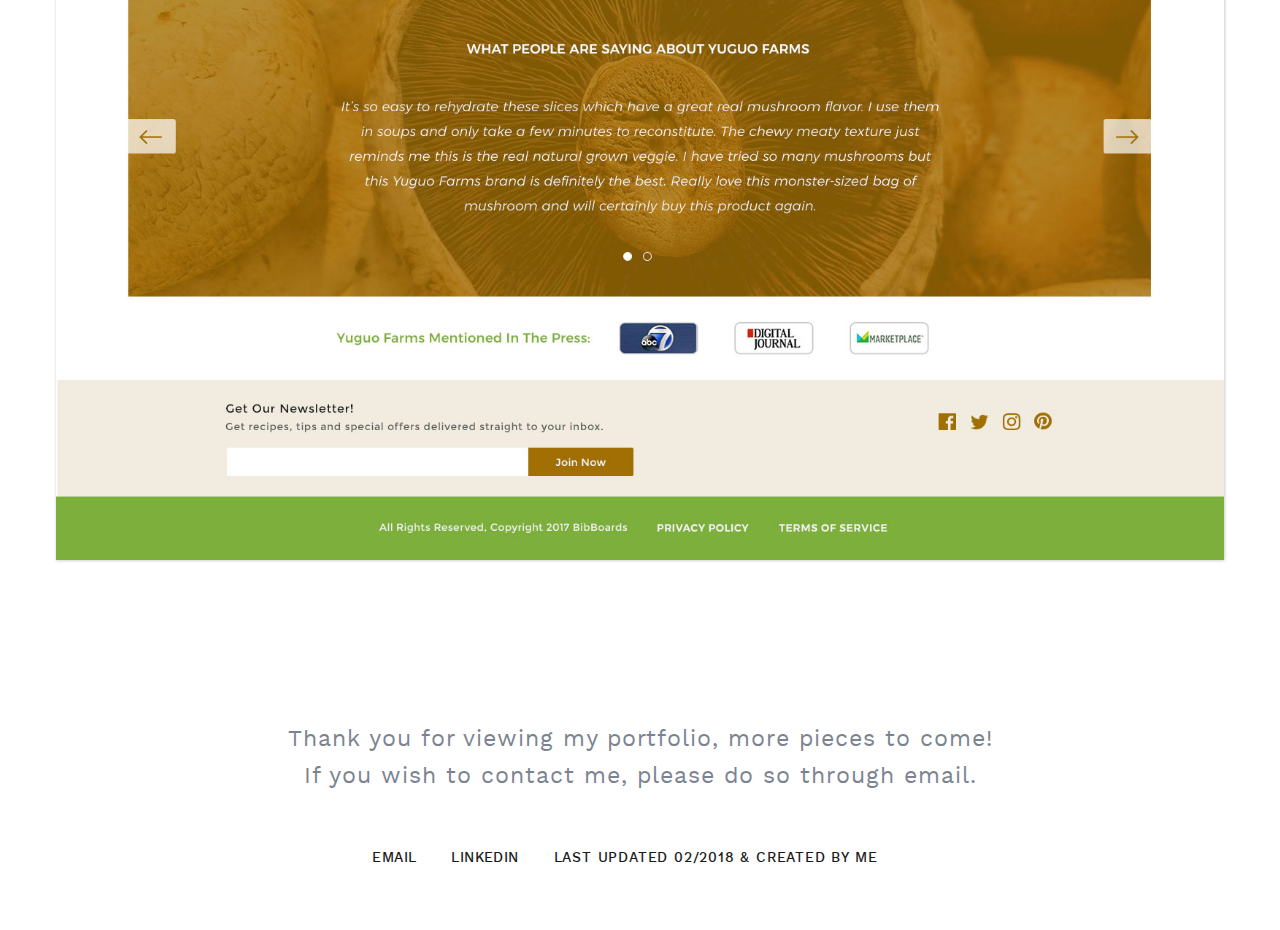
<file: yuguofarms.html>
<!DOCTYPE html>
<html lang="en-US" data-useragent="Mozilla/5.0 (compatible; MSIE 10.0; Windows NT 6.2; Trident/6.0)">
 <!-- 
     Hi! 
     I see you are checking out my code :)
    
 -->
<head>
    <meta name="viewport" content="width=device-width, initial-scale=1.0">
    <meta charset="utf-8" />
    
    <title>Rachel J. Frazer | Personal Portfolio</title>
    <link rel="shortcut icon" type="image/x-icon" href="assets/images/favicon.png"/>
    
    <script type="text/javascript" src="assets/js/jquery-3.3.1.min.js"></script>
    
    <link rel="stylesheet" href="assets/css/main.css" type="text/css">
    <link rel="stylesheet" href="assets/css/materialize.css" type="text/css">

    <script src="assets/js/custom.js"></script>
    <script src="assets/js/materialize.min.js"></script>
</head>

<body>
 <svg style="position: absolute; width: 0; height: 0; overflow: hidden;" version="1.1" xmlns="http://www.w3.org/2000/svg" xmlns:xlink="http://www.w3.org/1999/xlink">
    <defs>    
        <symbol id="icon-monogram" viewBox="0 0 32 32">
            <path d="M25.232 7.152h-13.968c-3.376 0-5.408 2.064-5.424 5.536 0 1.344 0.464 2.544 1.296 3.376 0.736 0.736 1.744 1.152 2.816 1.152 0.512 0 0.928-0.416 0.928-0.928s-0.416-0.928-0.928-0.928c-0.592 0-1.104-0.208-1.504-0.608-0.496-0.496-0.752-1.2-0.752-2.064 0.016-2.448 1.216-3.68 3.568-3.68h3.984v6.608l-8.208 8.672c-0.176 0.176-0.272 0.432-0.256 0.688 0.016 0.24 0.112 0.48 0.288 0.624 0.16 0.16 0.4 0.256 0.64 0.256 0.256 0 0.512-0.112 0.672-0.288l6.864-7.248v6.608c0 0.512 0.416 0.928 0.928 0.928s0.928-0.416 0.928-0.928v-7.488h6.656c0.512 0 0.928-0.416 0.928-0.928s-0.416-0.928-0.928-0.928h-6.64v-6.56h8.112c0.512 0 0.928-0.416 0.928-0.928 0-0.528-0.416-0.944-0.928-0.944z"></path>
        </symbol>
        <symbol id="icon-stencil" viewBox="0 0 128 32">
            <path fill="#fff" style="fill: var(--color1, #fff)" d="M46.592 14.72c-0.64 0-1.216 0.192-1.728 0.576s-0.768 0.896-0.768 1.6h4.736c0-0.704-0.192-1.216-0.64-1.6s-0.96-0.576-1.6-0.576z"></path>
            <path fill="#fff" style="fill: var(--color1, #fff)" d="M94.4 19.008c0 0.384 0.128 0.704 0.448 0.896s0.768 0.32 1.28 0.32 1.024-0.128 1.472-0.448c0.384-0.32 0.64-0.704 0.64-1.28v-0.704h-1.92c-1.344 0-1.92 0.384-1.92 1.216z"></path>
            <path fill="#fff" style="fill: var(--color1, #fff)" d="M16.064 19.008c0 0.384 0.128 0.704 0.448 0.896s0.768 0.32 1.28 0.32c0.576 0 1.024-0.128 1.472-0.448 0.384-0.32 0.64-0.704 0.64-1.28v-0.704h-1.92c-1.28 0-1.92 0.384-1.92 1.216z"></path>
            <path fill="#fff" style="fill: var(--color1, #fff)" d="M10.304 12.8c-0.384-0.256-1.088-0.384-2.048-0.384h-2.304v3.84h2.24c1.024 0 1.728-0.128 2.112-0.448s0.576-0.832 0.576-1.536-0.192-1.216-0.576-1.472z"></path>
            <path fill="#fff" style="fill: var(--color1, #fff)" d="M0 0v32h128v-32h-128zM10.88 21.568l-2.56-3.648h-2.368v3.648h-1.856v-10.816h4.032c1.664 0 2.816 0.256 3.52 0.832s1.088 1.472 1.088 2.688c0 1.792-0.768 2.88-2.368 3.392l2.816 3.904h-2.304zM21.632 21.568h-1.6v-1.088c-0.704 0.832-1.6 1.216-2.752 1.216-0.832 0-1.536-0.256-2.112-0.704-0.576-0.512-0.832-1.152-0.832-1.92s0.32-1.408 0.896-1.792c0.576-0.384 1.408-0.576 2.432-0.576h2.24v-0.32c0-1.088-0.576-1.664-1.792-1.664-0.768 0-1.536 0.256-2.368 0.832l-0.768-1.088c1.024-0.768 2.112-1.216 3.392-1.216 0.96 0 1.792 0.256 2.368 0.768 0.64 0.512 0.896 1.28 0.896 2.304v5.248zM27.648 21.696c-1.152 0-2.112-0.384-2.944-1.152s-1.216-1.792-1.216-3.072c0-1.28 0.448-2.304 1.28-3.072s1.92-1.216 3.136-1.216 2.304 0.448 3.136 1.28l-1.024 1.28c-0.704-0.64-1.408-0.896-2.176-0.896-0.704 0-1.344 0.256-1.856 0.704-0.512 0.512-0.768 1.088-0.768 1.856s0.256 1.408 0.768 1.92 1.152 0.768 1.92 0.768 1.472-0.32 2.176-1.024l1.024 1.088c-0.96 1.024-2.112 1.536-3.456 1.536zM40.512 21.568h-1.728v-4.48c0-1.536-0.64-2.304-1.856-2.304-0.576 0-1.152 0.192-1.536 0.576-0.448 0.384-0.64 0.96-0.64 1.728v4.48h-1.728v-11.456h1.728v4.736c0.256-0.512 0.64-0.896 1.152-1.216 0.512-0.256 1.024-0.448 1.6-0.448 0.96 0 1.664 0.32 2.24 0.832 0.576 0.576 0.832 1.408 0.832 2.432v5.12zM50.56 18.24h-6.464c0.064 0.576 0.32 1.088 0.832 1.472s1.088 0.576 1.728 0.576c1.024 0 1.792-0.32 2.368-0.96l0.96 1.088c-0.896 0.896-2.048 1.408-3.456 1.408-1.152 0-2.112-0.384-2.944-1.152s-1.216-1.792-1.216-3.072c0-1.28 0.384-2.304 1.216-3.072s1.792-1.152 2.944-1.152c1.152 0 2.048 0.32 2.88 1.024 0.768 0.64 1.152 1.6 1.152 2.752v1.088zM54.208 21.568h-1.728v-11.456h1.728v11.456zM66.752 17.92c0 1.28-0.32 2.176-0.96 2.816s-1.472 0.96-2.432 0.96c-1.28 0-2.304-0.448-3.2-1.344l1.024-1.408c0.704 0.64 1.408 1.024 2.048 1.024 0.448 0 0.896-0.128 1.216-0.448s0.512-0.768 0.512-1.408v-5.568h-3.456v-1.6h5.248v6.976zM71.040 21.312c-0.256 0.256-0.512 0.32-0.832 0.32s-0.576-0.128-0.832-0.32c-0.256-0.192-0.32-0.512-0.32-0.832s0.128-0.576 0.32-0.832c0.192-0.256 0.512-0.32 0.832-0.32s0.576 0.128 0.832 0.32c0.192 0.192 0.32 0.512 0.32 0.832 0 0.384-0.128 0.64-0.32 0.832zM85.312 12.48h-5.376v2.944h4.8v1.664h-4.8v4.48h-1.856v-10.816h7.168l0.064 1.728zM91.52 14.976c-0.832 0-1.472 0.256-1.92 0.832s-0.64 1.28-0.64 2.24v3.52h-1.728v-8.256h1.728v1.664c0.256-0.512 0.64-0.96 1.152-1.28s0.96-0.512 1.536-0.512v1.728h-0.128zM99.904 21.568h-1.6v-1.088c-0.704 0.832-1.6 1.216-2.752 1.216-0.832 0-1.536-0.256-2.112-0.704-0.576-0.512-0.832-1.152-0.832-1.92s0.32-1.408 0.896-1.792c0.576-0.384 1.408-0.576 2.432-0.576h2.24v-0.32c0-1.088-0.64-1.664-1.792-1.664-0.768 0-1.536 0.256-2.368 0.832l-0.768-1.088c1.024-0.768 2.112-1.216 3.392-1.216 0.96 0 1.792 0.256 2.368 0.768 0.64 0.512 0.896 1.28 0.896 2.304v5.248zM108.736 21.568h-6.976v-1.664l4.48-5.056h-4.16v-1.472h6.4v1.536l-4.608 5.12h4.864v1.536zM118.336 18.24h-6.464c0.064 0.576 0.32 1.088 0.832 1.472s1.088 0.576 1.728 0.576c1.024 0 1.792-0.32 2.368-0.96l0.96 1.088c-0.896 0.896-2.048 1.408-3.456 1.408-1.152 0-2.112-0.384-2.944-1.152s-1.216-1.792-1.216-3.072c0-1.28 0.384-2.304 1.216-3.072s1.792-1.152 2.88-1.152 2.048 0.32 2.88 1.024c0.768 0.64 1.152 1.6 1.152 2.752v1.088zM124.544 14.976c-0.832 0-1.472 0.256-1.92 0.832s-0.64 1.28-0.64 2.24v3.52h-1.728v-8.256h1.728v1.664c0.256-0.512 0.64-0.96 1.152-1.28s0.96-0.512 1.536-0.512v1.728h-0.128z"></path>
            <path fill="#fff" style="fill: var(--color1, #fff)" d="M114.368 14.72c-0.64 0-1.216 0.192-1.728 0.576s-0.768 0.896-0.768 1.6h4.736c0-0.704-0.192-1.216-0.64-1.6s-0.96-0.576-1.6-0.576z"></path>
        </symbol>
        <symbol id="icon-coding" viewBox="0 0 32 32">
            <path d="M14.185 21.044c0.041 0.017 0.081 0.023 0.122 0.023 0.145 0 0.273-0.093 0.326-0.227l3.025-8.058c0.070-0.18-0.023-0.384-0.204-0.448-0.18-0.070-0.384 0.023-0.448 0.204l-3.025 8.058c-0.070 0.18 0.023 0.384 0.204 0.448z"></path>
            <path d="M7.895 17.268l5.289 2.991c0.052 0.029 0.111 0.047 0.175 0.047 0.128 0 0.244-0.070 0.303-0.175 0.093-0.169 0.035-0.378-0.134-0.477l-4.812-2.723 4.87-3.473c0.076-0.052 0.128-0.134 0.14-0.227 0.017-0.093-0.006-0.186-0.058-0.262s-0.134-0.128-0.227-0.14c-0.093-0.017-0.186 0.006-0.262 0.058l-5.312 3.788c-0.099 0.070-0.151 0.18-0.145 0.303 0.006 0.128 0.070 0.233 0.175 0.291z"></path>
            <path d="M18.124 13.585l4.87 3.473-4.812 2.723c-0.116 0.064-0.18 0.186-0.175 0.308 0 0.023 0.006 0.047 0.006 0.070 0.006 0.035 0.017 0.064 0.035 0.099 0.064 0.111 0.18 0.175 0.303 0.175 0.058 0 0.116-0.017 0.175-0.047l5.289-2.991c0.105-0.058 0.169-0.169 0.175-0.285 0.006-0.122-0.047-0.233-0.145-0.303l-5.312-3.788c-0.076-0.052-0.169-0.076-0.262-0.058s-0.175 0.064-0.227 0.14c-0.052 0.076-0.076 0.169-0.058 0.262 0.017 0.087 0.064 0.163 0.14 0.221z"></path>
            <path d="M29.457 3.258h-27.072c-0.239 0-0.436 0.198-0.436 0.436v24.471c0 0.239 0.198 0.436 0.436 0.436h27.072c0.239 0 0.436-0.198 0.436-0.436v-24.471c0-0.239-0.192-0.436-0.436-0.436zM2.356 6.656h27.13v21.51c0 0.017-0.012 0.029-0.029 0.029h-27.072c-0.017 0-0.029-0.012-0.029-0.029v-21.51zM2.385 3.665h27.072c0.017 0 0.029 0.012 0.029 0.029v2.554h-27.13v-2.554c0-0.017 0.012-0.029 0.029-0.029z"></path>
            <path d="M3.788 5.539c0.32 0 0.582-0.262 0.582-0.582s-0.262-0.582-0.582-0.582-0.582 0.262-0.582 0.582 0.262 0.582 0.582 0.582zM3.788 4.666c0.163 0 0.291 0.128 0.291 0.291s-0.128 0.291-0.291 0.291-0.291-0.128-0.291-0.291 0.128-0.291 0.291-0.291z"></path>
            <path d="M5.44 5.539c0.32 0 0.582-0.262 0.582-0.582s-0.262-0.582-0.582-0.582-0.582 0.262-0.582 0.582 0.262 0.582 0.582 0.582zM5.44 4.666c0.163 0 0.291 0.128 0.291 0.291s-0.128 0.291-0.291 0.291-0.291-0.128-0.291-0.291 0.128-0.291 0.291-0.291z"></path>
            <path d="M7.267 5.539c0.32 0 0.582-0.262 0.582-0.582s-0.262-0.582-0.582-0.582-0.582 0.262-0.582 0.582 0.262 0.582 0.582 0.582zM7.267 4.666c0.163 0 0.291 0.128 0.291 0.291s-0.128 0.291-0.291 0.291-0.291-0.128-0.291-0.291 0.134-0.291 0.291-0.291z"></path>
        </symbol>
        <symbol id="icon-forward" viewBox="0 0 32 32">
            <path d="M8.995 28.41c0.279 0 0.559-0.099 0.78-0.303l12.294-11.212c0.239-0.221 0.378-0.529 0.378-0.855s-0.134-0.634-0.378-0.855l-12.288-11.293c-0.471-0.436-1.204-0.401-1.641 0.070s-0.401 1.204 0.070 1.641l11.357 10.432-11.357 10.356c-0.471 0.431-0.506 1.169-0.076 1.641 0.233 0.25 0.547 0.378 0.861 0.378z"></path>
        </symbol>
        <symbol id="icon-previous" viewBox="0 0 32 32">
            <path d="M21.289 28.41c-0.279 0-0.559-0.099-0.78-0.303l-12.294-11.206c-0.239-0.221-0.378-0.529-0.378-0.855s0.134-0.634 0.378-0.855l12.288-11.299c0.471-0.436 1.204-0.401 1.641 0.070s0.401 1.204-0.070 1.641l-11.357 10.432 11.357 10.356c0.471 0.431 0.506 1.169 0.076 1.641-0.233 0.25-0.547 0.378-0.861 0.378z"></path>
        </symbol>
    </defs>
</svg>
    

    <header id="fixed" class="site-header">
        <div class="fixed-header">
            <div class="header-wrap">
                <div class="nav-container">
                    <nav class="navbar">
                        <div class="monogram">
                            <a href="index.html"><svg class="icon monogram-icon"><use xlink:href="#icon-monogram"></use></svg></a>
                        </div>
                        <div class="mobile-menu">
                            <a id="mobileNav" class="mobile-nav">
                                <span class="hamburger"></span>
                            </a>
                        </div>
                        <ul class="main-menu">
                            <li class="item"><a href="index.html">Select Work</a></li>
                            <li class="item"><a href="about.html">About Me</a></li>
                            <li class="item"><a onclick="openPDF('assets/images/RachelFrazer_ResumeWB.pdf');">My Resume</a></li>
                        </ul>
                    </nav>
                </div>
            </div>
        </div>
    </header>

    <div class="pagination" style="display:none">
        <div class="previous">
            <div class="sidebar">
                <a href="">Previous</a>
            </div>
        </div>
        <div class="forward">
            <div class="sidebar">
                <a href="">Forward</a>
            </div>
        </div>
    </div>
    
    <div class="site-wrapper">
        <main class="main-content">
            <div class="section-wrapper extra-margin">
                <div class="container">
                    <div class="row">
                        <div class="col s12">
                            <div class="content">
                                <div class="content-wrap project-content">
                                    <div class="title">
                                        <h1>Yuguo Farms</h1>
                                        <h2>
                                            Web Design
                                            <span>.</span>
                                            Development
                                            <span>.</span>
                                            SEO
                                            <span>.</span>
                                            Responsive
                                        </h2>
                                    </div>
                                    <div class="summary">
                                        <p>Yuguo Farms specializes in dried shiitake mushroom products and flavored chips. Their original site contained a lot of content so while redesigning I made sure to sift through to eliminate any repetitive content as well as better organize the content. The main obstacle was maintaining the tight launch deadline. With Searchlight Solutions, I designed and coded out a modern site for them that was Search Engine Optimized (SEO).</p>
                                    </div>
                                </div>
                            </div>
                        </div>
                    </div>
                </div>
            </div>
        </main>
        
        <section class="project">
            <div class="section-wrapper">
                <div class="full-container">
                    <div class="project-image-wrapper">
                        <figure class="displaybox border">
                            <img src="assets/images/yuguofarms/yfarms_home.jpg" alt="Homepage for Bibboards">
                        </figure>
                        <figure class="displaybox border">
                            <img src="assets/images/yuguofarms/yfarms_shop.jpg" alt="Product slider">
                        </figure>
                        <figure class="displaybox border">
                            <img src="assets/images/yuguofarms/yfarms_about.jpg" alt="Bibboards product page">
                        </figure>
                    </div>
                </div>
            </div>
        </section>

    </div>
   
    <footer class="fixed-footer">
        <div class="section-wrapper">
            <div class="container">
                <nav class="footer-nav">
                    <div class="top-footer">
                        <div class="note">
                            <h2>Thank you for viewing my portfolio, more pieces to come!</h2>
                            <p>If you wish to contact me, please do so through email.</p>
                        </div>
                    </div>
                    <div class="main-footer-nav">
                        <li class="item"><a href="mailto:racheljfrazer@gmail.com">Email</a></li>
                        <li class="item"><a href="https://www.linkedin.com/in/rachel-frazer-488032b4/" target="_blank">Linkedin</a></li>
                        <li class="item copyright">Last Updated 02/2018 &amp; Created by me</li>
                    </div>
                </nav>
            </div>
        </div>
    </footer>
</body>   
</html>
</file>
<file: assets/css/main.css>
body {
  font-family: 'Work Sans', sans-serif;
  font-size: 16px;
  -webkit-font-smoothing: antialiased;
  -moz-osx-font-smoothing: grayscale;
  min-width: 320px; }

img {
  width: 100%; }

::selection {
  background: #82C4CF; }

::-moz-selection {
  background: #82C4CF; }

.icon {
  display: inline-block;
  width: 1em;
  height: 1em;
  stroke-width: 0;
  stroke: currentColor;
  fill: currentColor; }

a {
  cursor: pointer !important; }

.full-container {
  width: 100%;
  margin: 0 auto;
  max-width: 1400px; }
  .full-container > .row {
    max-width: 1400px; }

.max-container {
  max-width: 1600px;
  width: 100%;
  margin: 0 auto; }

h1 {
  font-size: 2.6rem;
  line-height: 1.4;
  color: #000; }
  h1 b {
    display: block;
    font-weight: 500;
    font-size: 4rem; }

.minicaps {
  text-transform: uppercase;
  font-weight: 500 !important;
  color: #173030;
  letter-spacing: 0.8px; }

.subtitle {
  color: #7b8391;
  margin-top: 0px;
  font-size: 15px;
  letter-spacing: 0.6px;
  font-weight: 500; }

.content {
  padding: 0px 30px; }

.site-header {
  width: 100%;
  height: 134px;
  position: relative; }
  .site-header .fixed-header {
    width: 100%;
    position: fixed;
    z-index: 999;
    background-color: #fff; }
    .site-header .fixed-header .header-wrap {
      padding: 2rem 0px;
      -moz-transition: padding 0.2s;
      -o-transition: padding 0.2s;
      -webkit-transition: padding 0.2s;
      transition: padding 0.2s; }

.site-header.js-scroll .fixed-header .header-wrap {
  padding: 5px 0px; }

.nav-container {
  max-width: 1400px;
  margin: 0 3.7rem; }

.navbar {
  position: relative;
  height: 74px;
  line-height: 74px; }
  .navbar .main-menu {
    position: absolute;
    right: 0;
    top: 0;
    height: 100%;
    margin: 0;
    -moz-transition: height 0.2s, opacity 0.2s;
    -o-transition: height 0.2s, opacity 0.2s;
    -webkit-transition: height 0.2s, opacity 0.2s;
    transition: height 0.2s, opacity 0.2s; }
    .navbar .main-menu li {
      display: inline-block;
      padding-left: 2rem; }
      .navbar .main-menu li a {
        display: block;
        color: #1a1a1a;
        cursor: pointer;
        -moz-transition: color 0.2s ease-in;
        -o-transition: color 0.2s ease-in;
        -webkit-transition: color 0.2s ease-in;
        transition: color 0.2s ease-in; }
        .navbar .main-menu li a:hover, .navbar .main-menu li a:active {
          color: #82C4CF;
          font-weight: 500; }

.mobile-menu {
  position: absolute;
  top: 0;
  right: 0;
  z-index: 5;
  display: none; }
  .mobile-menu .mobile-nav {
    width: 52px;
    height: 52px;
    position: relative;
    display: block; }
    .mobile-menu .mobile-nav .hamburger {
      position: absolute;
      display: inline-block;
      width: 32px;
      height: 3px;
      background-color: #000;
      top: 50%;
      left: 15%; }
      .mobile-menu .mobile-nav .hamburger:before, .mobile-menu .mobile-nav .hamburger:after {
        content: '';
        display: block;
        background-color: #000;
        height: 3px;
        position: relative;
        -moz-transition: transform 0.1s, top 0.1s;
        -o-transition: transform 0.1s, top 0.1s;
        -webkit-transition: transform 0.1s, top 0.1s;
        transition: transform 0.1s, top 0.1s; }
      .mobile-menu .mobile-nav .hamburger:before {
        top: -10px; }
      .mobile-menu .mobile-nav .hamburger:after {
        top: 8px; }

.navbar.open-menu .mobile-menu .mobile-nav .hamburger {
  background-color: transparent; }
  .navbar.open-menu .mobile-menu .mobile-nav .hamburger:before {
    top: 0;
    -moz-transform: rotate(45deg);
    -o-transform: rotate(45deg);
    -ms-transform: rotate(45deg);
    -webkit-transform: rotate(45deg);
    transform: rotate(45deg); }
  .navbar.open-menu .mobile-menu .mobile-nav .hamburger:after {
    top: -2px;
    -moz-transform: rotate(-45deg);
    -o-transform: rotate(-45deg);
    -ms-transform: rotate(-45deg);
    -webkit-transform: rotate(-45deg);
    transform: rotate(-45deg); }
.navbar.open-menu .main-menu {
  height: 194px;
  opacity: 1;
  visibility: visible;
  margin-top: 2rem; }

.navbar .monogram, .footer-nav .monogram {
  float: left; }
  .navbar .monogram a, .footer-nav .monogram a {
    display: block;
    width: 52px;
    height: 52px;
    line-height: 52px;
    margin-top: 10px;
    cursor: pointer;
    color: #fff;
    background-color: #000;
    border-radius: 2px;
    text-align: center;
    position: relative;
    overflow: hidden;
    -moz-transition: transform 0.2s;
    -o-transition: transform 0.2s;
    -webkit-transition: transform 0.2s;
    transition: transform 0.2s; }
    .navbar .monogram a:before, .footer-nav .monogram a:before {
      content: '';
      display: block;
      width: 100%;
      height: 100%;
      position: absolute;
      background-color: #000;
      -moz-transition: left 0.2s cubic-bezier(0.17, 0.67, 0.83, 0.67);
      -o-transition: left 0.2s cubic-bezier(0.17, 0.67, 0.83, 0.67);
      -webkit-transition: left 0.2s cubic-bezier(0.17, 0.67, 0.83, 0.67);
      transition: left 0.2s cubic-bezier(0.17, 0.67, 0.83, 0.67);
      left: -100%; }
    .navbar .monogram aafter, .footer-nav .monogram aafter {
      content: ''; }
    .navbar .monogram a:hover, .navbar .monogram a:active, .footer-nav .monogram a:hover, .footer-nav .monogram a:active {
      -moz-transform: scale(1.1, 1.1);
      -o-transform: scale(1.1, 1.1);
      -ms-transform: scale(1.1, 1.1);
      -webkit-transform: scale(1.1, 1.1);
      transform: scale(1.1, 1.1); }
    .navbar .monogram a .monogram-icon, .footer-nav .monogram a .monogram-icon {
      font-size: 40px;
      vertical-align: middle;
      position: relative;
      z-index: 2; }

.fixed-footer {
  width: 100%;
  position: relative; }

.footer-nav {
  width: 100%;
  position: relative;
  padding: 0 2rem;
  text-align: center; }
  .footer-nav .top-footer {
    line-height: 54px;
    padding: 2rem 0; }
    .footer-nav .top-footer .note h2, .footer-nav .top-footer .note p {
      font-size: 1.5rem;
      letter-spacing: 1px;
      color: #7b8391;
      margin-top: 0;
      line-height: 1.4; }

.footer-nav .item {
  display: inline-block;
  padding-right: 2rem;
  text-transform: uppercase;
  color: #aab3c2;
  letter-spacing: 0.4px;
  font-size: 14px;
  font-weight: 500; }
  .footer-nav .item a {
    display: block;
    color: #1a1a1a;
    cursor: pointer;
    -moz-transition: all 0.2s;
    -o-transition: all 0.2s;
    -webkit-transition: all 0.2s;
    transition: all 0.2s; }
    .footer-nav .item a:hover, .footer-nav .item a:active {
      color: #B3E4DD;
      font-weight: 500; }
  .footer-nav .item.copyright {
    color: #1a1a1a;
    letter-spacing: 0.8px; }

.pagination .previous, .pagination .forward {
  display: block;
  position: fixed;
  width: 3.7rem;
  height: 100vh;
  top: 0;
  z-index: 50; }
  .pagination .previous .sidebar, .pagination .forward .sidebar {
    width: 100%;
    height: 100vh;
    display: block;
    position: absolute;
    top: 0%; }
  .pagination .previous a, .pagination .forward a {
    color: #7b8391;
    font-size: 1.1rem;
    letter-spacing: 1px;
    font-weight: 500;
    text-transform: uppercase;
    cursor: pointer;
    display: inline-block;
    width: 150px;
    position: absolute;
    top: 50%; }
    .pagination .previous a:hover, .pagination .forward a:hover {
      color: #578cef; }
.pagination .forward {
  right: 0; }
  .pagination .forward .sidebar a {
    -moz-transform: rotate(90deg);
    -o-transform: rotate(90deg);
    -ms-transform: rotate(90deg);
    -webkit-transform: rotate(90deg);
    transform: rotate(90deg);
    right: -46px; }
.pagination .previous {
  left: 0; }
  .pagination .previous .sidebar a {
    -moz-transform: rotate(-90deg);
    -o-transform: rotate(-90deg);
    -ms-transform: rotate(-90deg);
    -webkit-transform: rotate(-90deg);
    transform: rotate(-90deg);
    left: -46px;
    text-align: right; }

.inline-link {
  font-weight: 500;
  color: #000;
  -moz-transition: color 0.2s;
  -o-transition: color 0.2s;
  -webkit-transition: color 0.2s;
  transition: color 0.2s; }
  .inline-link:hover {
    color: #82C4CF; }

.extra-margin {
  margin-top: 3rem; }

.extra-padding-bottom {
  padding-bottom: 3rem; }

.section-wrapper {
  padding: 0 3.75rem;
  margin: 4rem 0; }

.min-wrapper {
  padding: 2rem 0; }

.spacing {
  padding: 2rem 0px; }

.content-wrap {
  max-width: 1030px;
  margin: auto;
  padding-bottom: 2rem;
  text-align: center; }
  .content-wrap .title {
    padding-bottom: 20px; }
    .content-wrap .title h1 {
      font-size: 3rem;
      line-height: 1.4;
      font-family: "Montserrat", Helvetica, san-serif;
      font-weight: 300; }
      .content-wrap .title h1 em {
        font-style: normal; }
      .content-wrap .title h1 b {
        font-size: 4.2rem;
        font-weight: 400; }
  .content-wrap p {
    font-size: 1.3rem;
    line-height: 1.8;
    color: #1a1a1a;
    text-align: center;
    font-weight: 300; }

.stencil {
  display: inline-block;
  vertical-align: middle;
  background: #40454f;
  overflow: hidden;
  position: relative; }
  .stencil .icon-stencil {
    width: 4em;
    vertical-align: middle;
    font-size: 2em;
    margin-top: -5px;
    position: relative; }
  .stencil:before {
    content: '';
    display: inline-block;
    width: 100%;
    height: 100%;
    position: absolute;
    background: linear-gradient(45deg, #578cef, #4be2fa);
    -moz-transition: transform 0.5s linear;
    -o-transition: transform 0.5s linear;
    -webkit-transition: transform 0.5s linear;
    transition: transform 0.5s linear;
    animation: shade 3s linear infinite;
    animation-play-state: paused; }
  .stencil:hover:before {
    animation-play-state: running; }

@keyframes shade {
  0% {
    -moz-transform: translateX(-100%);
    -o-transform: translateX(-100%);
    -ms-transform: translateX(-100%);
    -webkit-transform: translateX(-100%);
    transform: translateX(-100%); }
  50% {
    -moz-transform: translateX(0%);
    -o-transform: translateX(0%);
    -ms-transform: translateX(0%);
    -webkit-transform: translateX(0%);
    transform: translateX(0%); }
  100% {
    -moz-transform: translateX(100%);
    -o-transform: translateX(100%);
    -ms-transform: translateX(100%);
    -webkit-transform: translateX(100%);
    transform: translateX(100%); } }
.floatboxs {
  width: 100%; }
  .floatboxs:after {
    content: '';
    display: block;
    height: 0;
    clear: both;
    visibility: hidden; }

.work-thumb {
  width: 50%;
  float: left;
  padding-bottom: 5rem; }
  .work-thumb:nth-of-type(odd) {
    padding-right: 2.5rem; }
  .work-thumb:nth-of-type(even) {
    padding-left: 2.5rem; }
  .work-thumb a {
    position: relative;
    display: block;
    cursor: pointer;
    -moz-transition: transform 0.3s cubic-bezier(0.17, 0.67, 0.83, 0.67);
    -o-transition: transform 0.3s cubic-bezier(0.17, 0.67, 0.83, 0.67);
    -webkit-transition: transform 0.3s cubic-bezier(0.17, 0.67, 0.83, 0.67);
    transition: transform 0.3s cubic-bezier(0.17, 0.67, 0.83, 0.67); }
    .work-thumb a .preview img {
      display: block; }
    .work-thumb a .overlay {
      display: block;
      position: absolute;
      top: 0;
      left: 0;
      width: 100%;
      height: 100%;
      opacity: 0;
      text-align: center;
      cursor: pointer;
      background-color: rgba(87, 140, 239, 0.7);
      -moz-transition: transform 0.3s cubic-bezier(0.17, 0.67, 0.83, 0.67);
      -o-transition: transform 0.3s cubic-bezier(0.17, 0.67, 0.83, 0.67);
      -webkit-transition: transform 0.3s cubic-bezier(0.17, 0.67, 0.83, 0.67);
      transition: transform 0.3s cubic-bezier(0.17, 0.67, 0.83, 0.67); }
      .work-thumb a .overlay .overlay-title {
        display: block;
        width: 100%;
        position: absolute;
        top: 50%;
        left: 50%;
        -moz-transform: translate(-50%, -50%);
        -o-transform: translate(-50%, -50%);
        -ms-transform: translate(-50%, -50%);
        -webkit-transform: translate(-50%, -50%);
        transform: translate(-50%, -50%); }
        .work-thumb a .overlay .overlay-title h2, .work-thumb a .overlay .overlay-title h3 {
          font-size: 1.8rem;
          color: #fff;
          margin-top: 0;
          font-weight: 500; }
      .work-thumb a .overlay .view-link {
        display: inline-block;
        padding: 15px 2rem;
        border: 2px solid #fff;
        background-color: rgba(255, 255, 255, 0.2);
        color: #fff;
        border-radius: 2px;
        text-transform: uppercase;
        letter-spacing: 0.4px;
        font-weight: 500;
        cursor: pointer;
        -moz-transition: color 0.2s cubic-bezier(0.17, 0.67, 0.83, 0.67), background-color 0.2s cubic-bezier(0.17, 0.67, 0.83, 0.67);
        -o-transition: color 0.2s cubic-bezier(0.17, 0.67, 0.83, 0.67), background-color 0.2s cubic-bezier(0.17, 0.67, 0.83, 0.67);
        -webkit-transition: color 0.2s cubic-bezier(0.17, 0.67, 0.83, 0.67), background-color 0.2s cubic-bezier(0.17, 0.67, 0.83, 0.67);
        transition: color 0.2s cubic-bezier(0.17, 0.67, 0.83, 0.67), background-color 0.2s cubic-bezier(0.17, 0.67, 0.83, 0.67); }
        .work-thumb a .overlay .view-link:hover, .work-thumb a .overlay .view-link:active {
          background-color: #fff;
          color: #40454f; }
    .work-thumb a:hover {
      -moz-transform: scale(1.03, 1.03);
      -o-transform: scale(1.03, 1.03);
      -ms-transform: scale(1.03, 1.03);
      -webkit-transform: scale(1.03, 1.03);
      transform: scale(1.03, 1.03); }
  .work-thumb .caption {
    padding: 15px 0px; }
    .work-thumb .caption h3 {
      font-size: 16px;
      color: #40454f;
      margin: 0;
      font-weight: 500; }
    .work-thumb .caption p {
      color: #7b8391;
      margin: 6px 0px;
      font-size: 14px;
      letter-spacing: 0.6px; }

.project-content {
  text-align: center; }
  .project-content .title h1 {
    font-size: 3.4rem;
    color: #000;
    font-weight: 300;
    font-family: "Montserrat", Helvetica, san-serif; }
  .project-content .title h2 {
    color: #7b8391;
    text-transform: uppercase;
    letter-spacing: 0.6px;
    font-weight: 400;
    line-height: 1.4; }
    .project-content .title h2 span {
      display: inline-block;
      position: relative;
      top: -4px;
      font-size: 1.2rem; }
  .project-content .summary p {
    font-size: 1.3rem;
    color: #1a1a1a;
    line-height: 1.8; }

.project-image-wrapper {
  position: relative;
  padding: 2rem 0; }
  .project-image-wrapper figure {
    margin: 3rem 0rem; }
    .project-image-wrapper figure img {
      display: block; }
    .project-image-wrapper figure.set-width {
      text-align: center; }
      .project-image-wrapper figure.set-width img {
        width: auto;
        max-width: 100%;
        margin: auto; }
    .project-image-wrapper figure.border img {
      box-shadow: 0px 1px 3px 0px rgba(123, 131, 146, 0.2), 1px 0px 3px 0px rgba(123, 131, 146, 0.3); }
  .project-image-wrapper .image-set {
    margin: 0 -1%; }
    .project-image-wrapper .image-set:after {
      content: '';
      display: block;
      height: 0;
      clear: both;
      visibility: hidden; }
    .project-image-wrapper .image-set figure {
      float: left;
      width: 31.3333333333%;
      margin-top: 0px;
      margin-right: 1%;
      margin-left: 1%; }

.section-content {
  padding: 3rem 0; }
  .section-content .body {
    max-width: 840px;
    width: 85%;
    margin: auto;
    margin-bottom: 4rem; }
    .section-content .body h2 {
      font-size: 1.8rem;
      color: #40454f;
      font-weight: 600; }
    .section-content .body p {
      font-size: 1.1rem;
      color: #7b8391;
      line-height: 2; }

.site-access {
  margin: 2rem 0px;
  text-align: right;
  padding: 0px 15px; }

.outline-btn {
  display: inline-block;
  border-radius: 2px;
  border: 2px solid #578cef;
  background-color: #fff;
  padding: 14px 35px;
  font-size: 14px;
  position: relative;
  cursor: pointer !important;
  overflow: hidden; }
  .outline-btn span {
    position: relative;
    z-index: 2;
    color: #578cef;
    font-weight: 600;
    text-transform: uppercase;
    letter-spacing: 0.6px; }
  .outline-btn:before, .outline-btn:after {
    content: '';
    display: inline-block;
    position: absolute;
    width: 100%;
    height: 100%;
    top: 0;
    left: 0; }
  .outline-btn:before {
    background-color: #fff;
    z-index: 1; }
  .outline-btn:after {
    -moz-transform: translate3d(-101%, 0, 0);
    -o-transform: translate3d(-101%, 0, 0);
    -ms-transform: translate3d(-101%, 0, 0);
    -webkit-transform: translate3d(-101%, 0, 0);
    transform: translate3d(-101%, 0, 0);
    -moz-transition: all 0.2s cubic-bezier(0.17, 0.67, 0.83, 0.67);
    -o-transition: all 0.2s cubic-bezier(0.17, 0.67, 0.83, 0.67);
    -webkit-transition: all 0.2s cubic-bezier(0.17, 0.67, 0.83, 0.67);
    transition: all 0.2s cubic-bezier(0.17, 0.67, 0.83, 0.67);
    background-color: #578cef;
    z-index: 1; }
  .outline-btn:hover:before {
    z-index: 0; }
  .outline-btn:hover:after {
    -moz-transform: translate3d(0%, 0, 0);
    -o-transform: translate3d(0%, 0, 0);
    -ms-transform: translate3d(0%, 0, 0);
    -webkit-transform: translate3d(0%, 0, 0);
    transform: translate3d(0%, 0, 0); }
  .outline-btn:hover span {
    color: #fff; }

.floatboxes:after {
  content: '';
  display: block;
  height: 0;
  clear: both;
  visibility: hidden; }
.floatboxes .boxes {
  float: left;
  width: 50%; }
  .floatboxes .boxes figure {
    margin: 0; }

@media screen and (min-width: 1520px) {
  .nav-container {
    margin: 0 auto; } }
@media screen and (max-width: 900px) {
  .work-thumb {
    padding-bottom: 2rem; }
    .work-thumb:nth-of-type(odd) {
      padding-right: 1rem; }
    .work-thumb:nth-of-type(even) {
      padding-left: 1rem; }

  .content {
    padding: 0; }

  .container {
    width: 100% !important; } }
@media screen and (max-width: 992px) {
  .site-access {
    text-align: left;
    padding: 0px; } }
@media screen and (max-width: 768px) {
  .section-wrapper {
    padding: 0 2rem;
    margin: 2.5rem 0; }

  .project-content {
    text-align: left; }

  .content-wrap {
    padding-bottom: 0; }
    .content-wrap p {
      text-align: left; }

  .nav-container {
    margin: 0 2rem; }

  .content-wrap .title h1 {
    text-align: left; } }
@media screen and (max-width: 600px) {
  .site-header {
    height: auto; }

  .site-header .fixed-header {
    position: relative;
    height: auto; }

  .navbar {
    height: auto;
    line-height: 52px; }

  .navbar .monogram {
    float: none; }
    .navbar .monogram a {
      margin-top: 0px; }

  .navbar .main-menu {
    position: relative;
    height: 1px;
    visibility: hidden;
    opacity: 0;
    border-top: 1px solid #ddd;
    border-bottom: 1px solid #ddd; }
    .navbar .main-menu li {
      display: block;
      text-align: right;
      line-height: 64px;
      padding: 0 0.5rem; }

  .mobile-menu {
    display: block; }

  .project-content .title h1 {
    font-size: 2.6rem; }

  .project-content .summary p {
    font-size: 1.15rem; }

  .footer-nav .top-footer .note h2, .footer-nav .top-footer .note p {
    font-size: 1.15rem; }

  .footer-nav {
    padding: 0 1rem;
    text-align: left; }

  .footer-nav .item {
    padding-bottom: 1rem; }

  .footer-nav .item.copyright {
    display: block;
    padding: 0; }

  .work-thumb {
    width: 100%;
    float: none; }
    .work-thumb:nth-of-type(odd) {
      padding-right: 0; }
    .work-thumb:nth-of-type(even) {
      padding-left: 0; }

  .project-image-wrapper figure {
    margin: 2rem 0; } }
@media screen and (max-width: 450px) {
  .content-wrap .title h1 {
    font-size: 2.8rem; }
    .content-wrap .title h1 b {
      font-size: 3.2rem; }

  .project-content .title h1 {
    font-size: 2.5rem;
    margin-top: 0; }

  .project-content .summary p {
    font-size: 1.05rem; }

  .content-wrap p {
    font-size: 1.1rem; }

  .footer-nav .item.copyright {
    font-size: 12px; }

  .footer-nav {
    padding: 0; } }

/*# sourceMappingURL=main.css.map */
</file>
